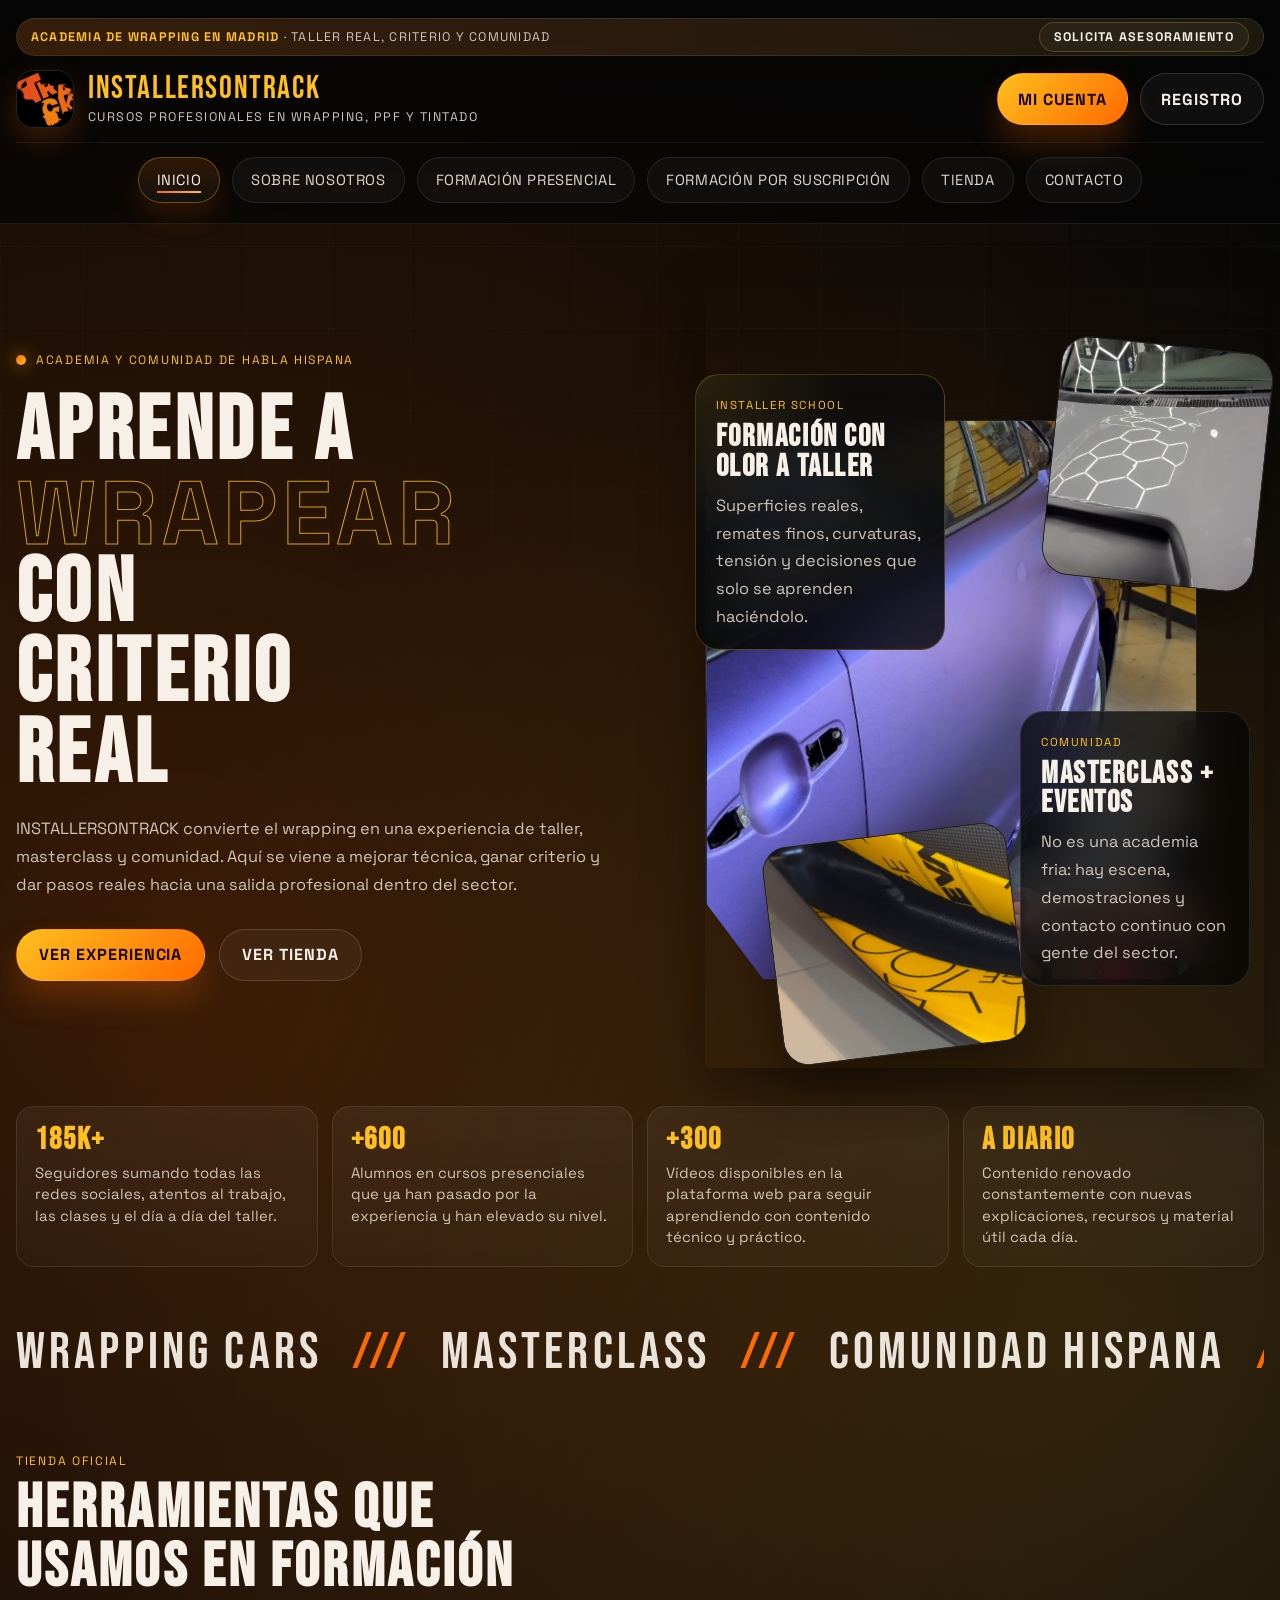
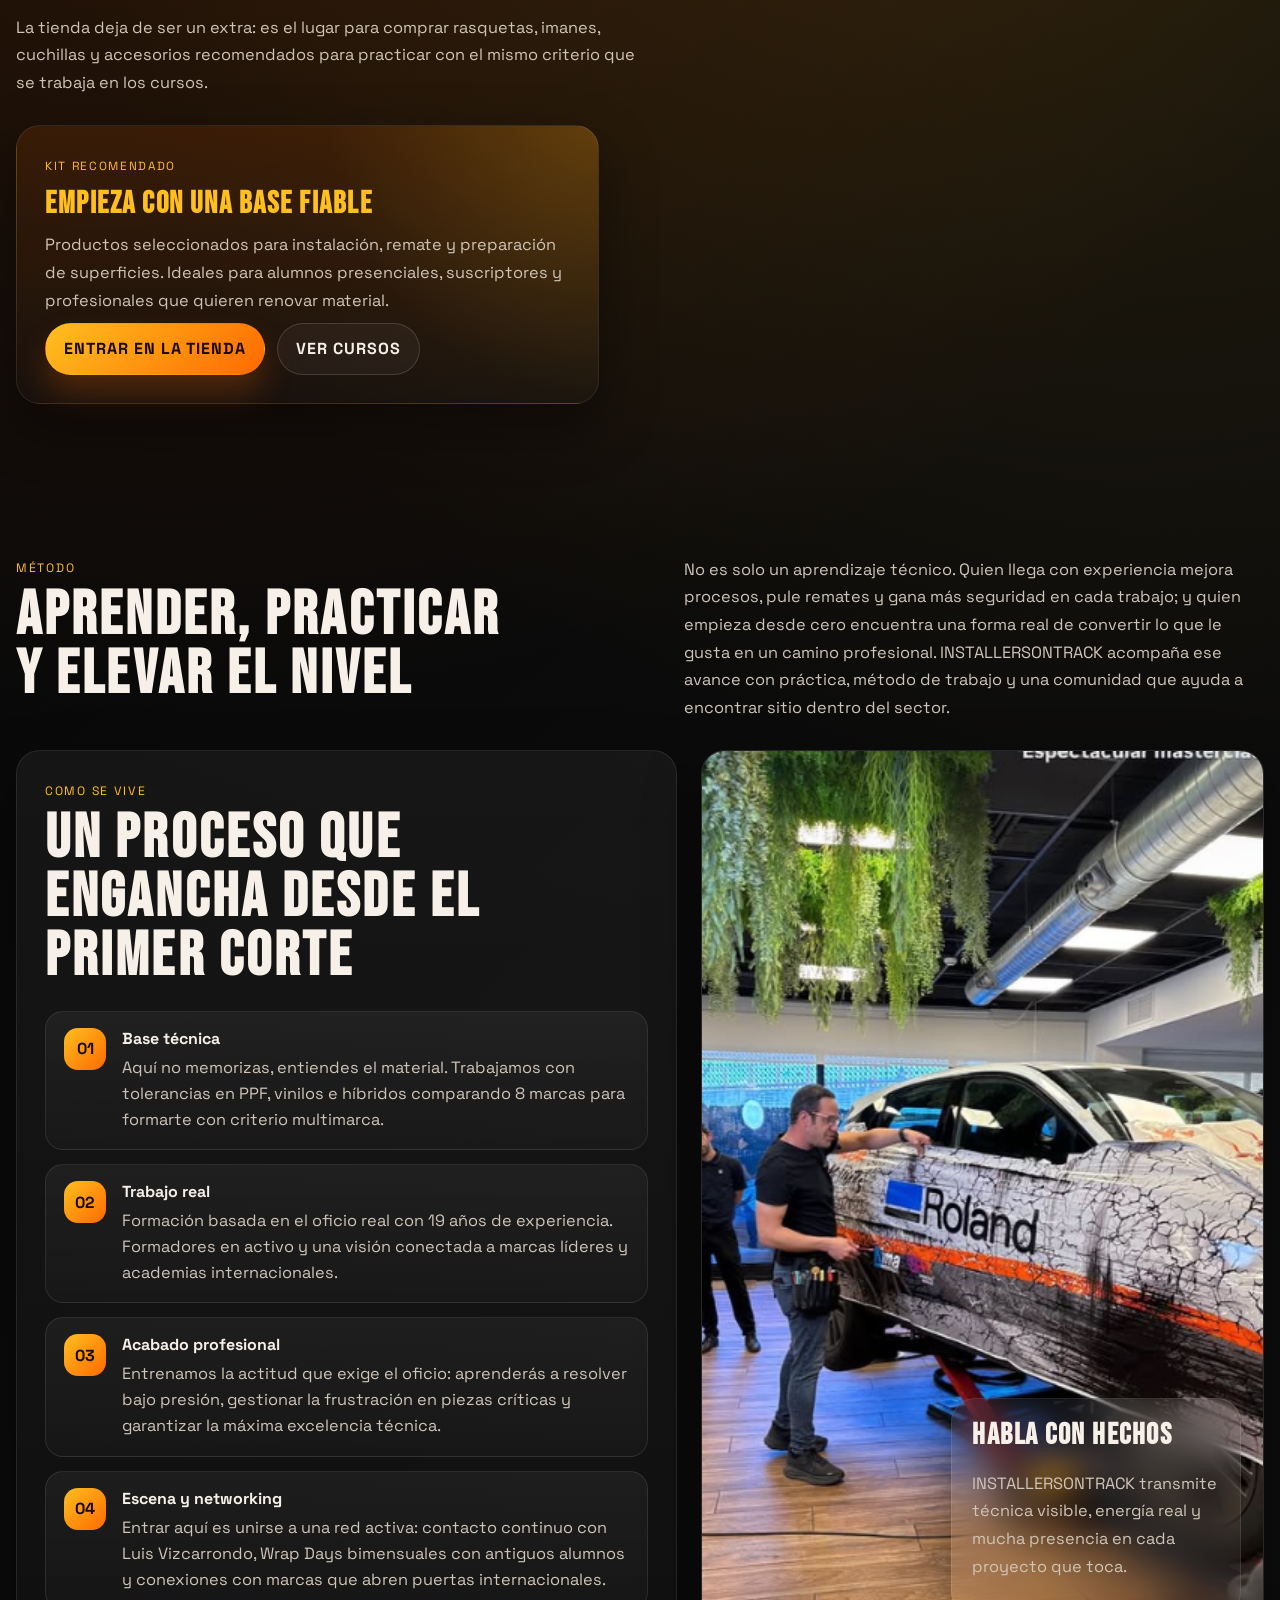
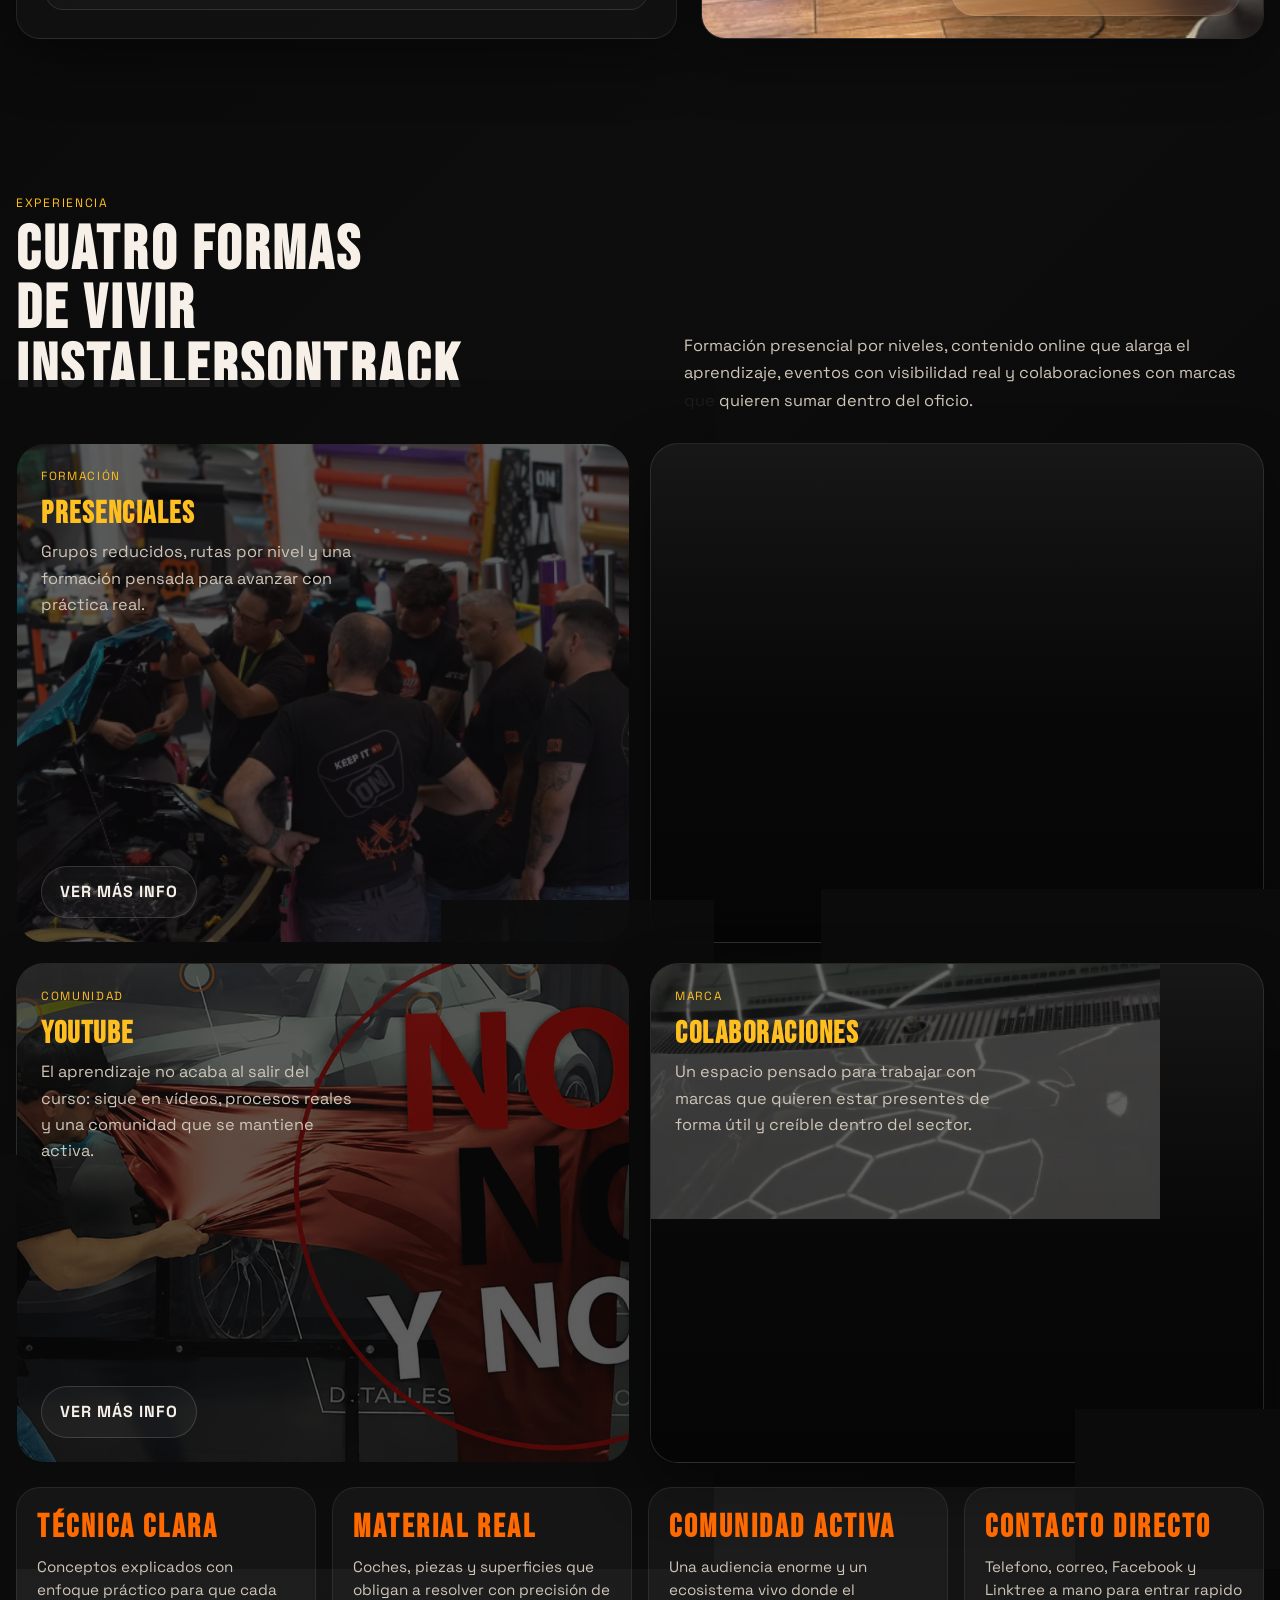
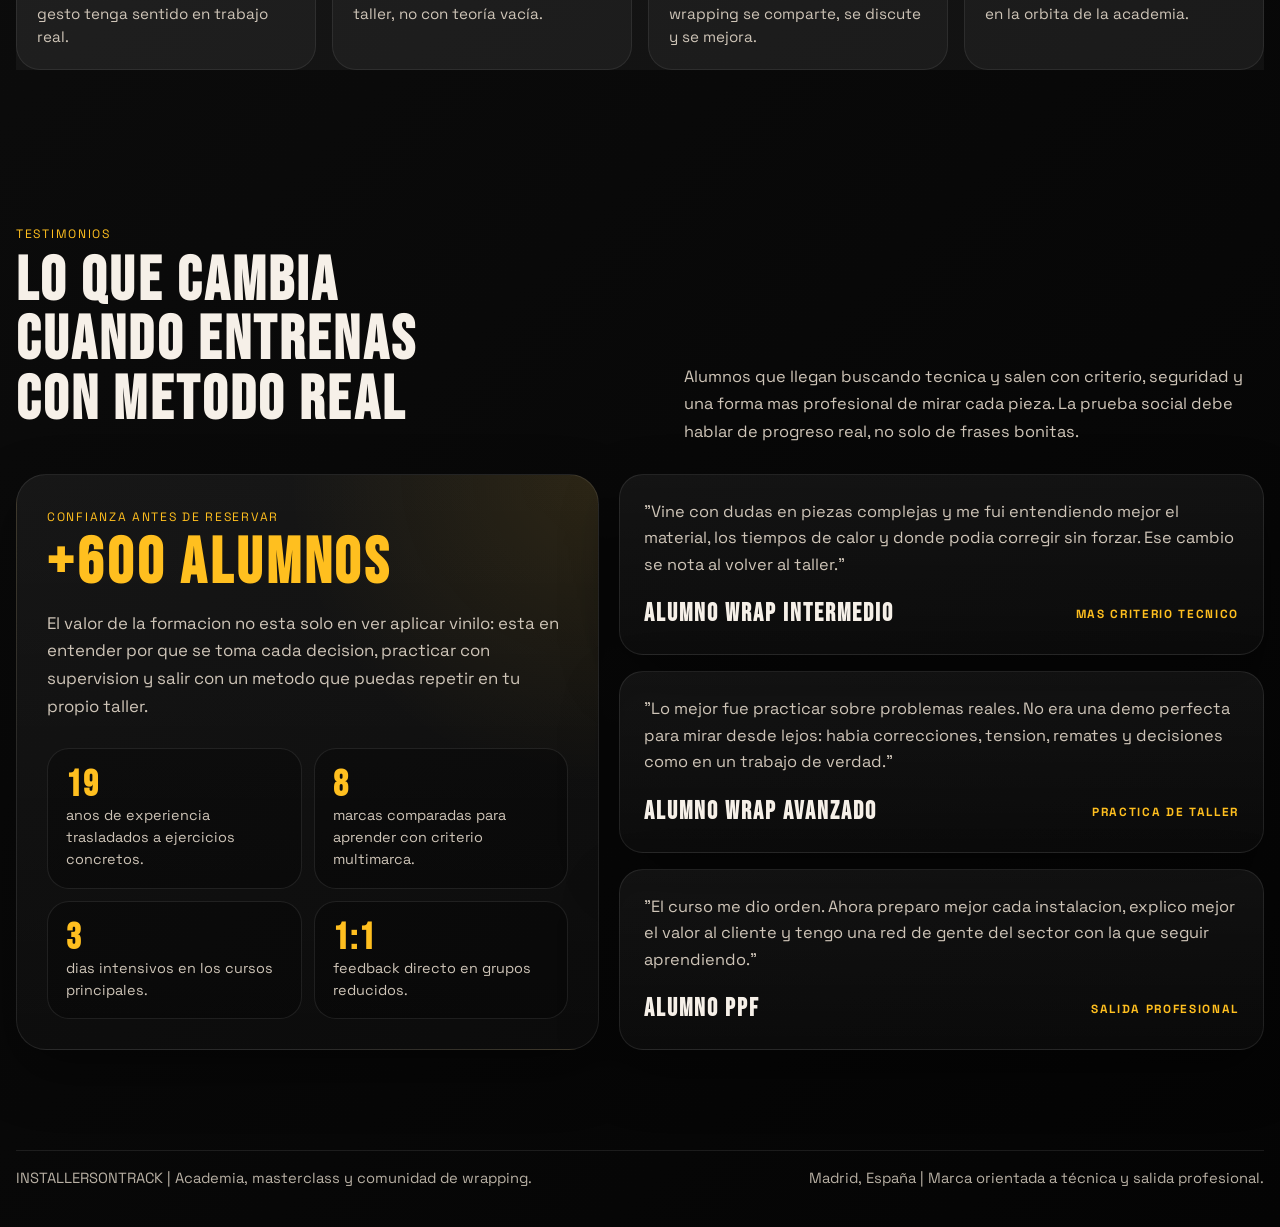
<file: index.html>
﻿<!DOCTYPE html>
<html lang="es">
<head>
  <meta charset="UTF-8">
  <meta name="viewport" content="width=device-width, initial-scale=1.0">
  <meta name="description" content="INSTALLERSONTRACK es una academia y comunidad de wrapping en Madrid para aprender, perfeccionar técnica y convertir una pasión en un camino profesional.">
  <meta name="theme-color" content="#050505">
  <meta property="og:title" content="INSTALLERSONTRACK | Academia de Wrapping">
  <meta property="og:description" content="INSTALLERSONTRACK es una academia y comunidad de wrapping en Madrid para aprender, perfeccionar técnica y convertir una pasión en un camino profesional.">
  <meta property="og:type" content="website">
  <meta property="og:image" content="logo.jpg">
  <meta name="twitter:card" content="summary_large_image">
  <meta name="twitter:title" content="INSTALLERSONTRACK | Academia de Wrapping">
  <meta name="twitter:description" content="INSTALLERSONTRACK es una academia y comunidad de wrapping en Madrid para aprender, perfeccionar técnica y convertir una pasión en un camino profesional.">
  <meta name="twitter:image" content="logo.jpg">
  <title>INSTALLERSONTRACK | Academia de Wrapping</title>
  <link rel="icon" href="logo.jpg" type="image/jpeg">
  <link rel="preconnect" href="https://fonts.googleapis.com">
  <link rel="preconnect" href="https://fonts.gstatic.com" crossorigin>
  <link href="https://fonts.googleapis.com/css2?family=Bebas+Neue&family=Space+Grotesk:wght@400;500;700&display=swap" rel="stylesheet">
  <style>
    :root {
      --bg: #050505;
      --bg-soft: #111111;
      --panel: rgba(17, 17, 17, 0.72);
      --line: rgba(255, 255, 255, 0.08);
      --text: #f6f0e8;
      --muted: #c2baae;
      --orange: #ff6a00;
      --yellow: #ffbf1f;
      --magenta: #ff2cb4;
      --lime: #d7ff37;
      --shadow: 0 22px 60px rgba(0, 0, 0, 0.45);
      --max: 1600px;
      --radius: 28px;
    }

    * {
      box-sizing: border-box;
    }

    html {
      scroll-behavior: smooth;
    }

    body {
      margin: 0;
      font-family: "Space Grotesk", sans-serif;
      color: var(--text);
      background:
        radial-gradient(circle at 15% 20%, rgba(255, 106, 0, 0.22), transparent 24%),
        radial-gradient(circle at 85% 18%, rgba(255, 44, 180, 0.16), transparent 20%),
        radial-gradient(circle at 50% 80%, rgba(255, 191, 31, 0.16), transparent 28%),
        linear-gradient(135deg, #030303, #0d0d0d 58%, #040404);
      min-height: 100vh;
      overflow-x: hidden;
    }

    body::before {
      content: "";
      position: fixed;
      inset: 0;
      background-image:
        linear-gradient(rgba(255, 255, 255, 0.03) 1px, transparent 1px),
        linear-gradient(90deg, rgba(255, 255, 255, 0.03) 1px, transparent 1px);
      background-size: 82px 82px;
      mask-image: linear-gradient(to bottom, rgba(0, 0, 0, 0.9), transparent 92%);
      pointer-events: none;
      z-index: -1;
    }

    img {
      display: block;
      max-width: 100%;
    }

    figure {
      margin: 0;
    }

    a {
      color: inherit;
      text-decoration: none;
    }

    .page-shell {
      width: min(calc(100% - 32px), var(--max));
      margin: 0 auto;
    }

    .site-header {
      position: sticky;
      top: 0;
      z-index: 20;
      backdrop-filter: blur(18px);
      background: linear-gradient(180deg, rgba(5, 5, 5, 0.92), rgba(5, 5, 5, 0.58));
      border-bottom: 1px solid rgba(255, 255, 255, 0.05);
    }

    .utility-inner {
      display: flex;
      justify-content: flex-start;
      flex-wrap: wrap;
      gap: 10px;
      padding: 0;
    }

    .utility-link {
      display: inline-flex;
      align-items: center;
      gap: 12px;
      min-height: 44px;
      padding: 0 16px;
      border-radius: 999px;
      border: 1px solid rgba(255, 255, 255, 0.08);
      background: rgba(255, 255, 255, 0.04);
      transition: transform 0.25s ease, border-color 0.25s ease, background 0.25s ease;
    }

    .utility-link:hover,
    .utility-link:focus-visible {
      transform: translateY(-2px);
      border-color: rgba(255, 255, 255, 0.16);
      background: rgba(255, 255, 255, 0.08);
    }

    .utility-label {
      color: var(--yellow);
      text-transform: uppercase;
      letter-spacing: 0.14em;
      font-size: 0.7rem;
    }

    .utility-value {
      color: var(--text);
      font-size: 0.92rem;
      white-space: nowrap;
    }

    .header-inner {
      display: flex;
      flex-direction: column;
      gap: 14px;
      padding: 18px 0 20px;
    }

    .header-ribbon {
      display: flex;
      align-items: center;
      justify-content: space-between;
      gap: 14px;
      min-height: 38px;
      padding: 0 14px;
      border: 1px solid rgba(255, 255, 255, 0.08);
      border-radius: 999px;
      background:
        linear-gradient(90deg, rgba(255, 106, 0, 0.14), rgba(255, 191, 31, 0.06)),
        rgba(255, 255, 255, 0.03);
      color: var(--muted);
      font-size: 0.78rem;
      text-transform: uppercase;
      letter-spacing: 0.1em;
    }

    .header-ribbon strong {
      color: var(--yellow);
    }

    .ribbon-link {
      color: var(--text);
      font-weight: 700;
      white-space: nowrap;
    }

    .header-top {
      display: flex;
      align-items: center;
      justify-content: space-between;
      gap: 24px;
      width: 100%;
    }

    .brand {
      display: flex;
      align-items: center;
      gap: 14px;
      min-width: 0;
    }

    .brand-logo {
      width: 58px;
      height: 58px;
      border-radius: 18px;
      object-fit: cover;
      border: 1px solid rgba(255, 255, 255, 0.12);
      box-shadow: 0 12px 30px rgba(255, 106, 0, 0.22);
    }

    .brand-copy {
      min-width: 0;
      display: flex;
      flex-direction: column;
      gap: 5px;
    }

    .brand-name {
      font-family: "Bebas Neue", sans-serif;
      letter-spacing: 0.08em;
      font-size: 2rem;
      line-height: 1;
      white-space: nowrap;
    }

    .brand-tag {
      color: var(--muted);
      font-size: 0.78rem;
      text-transform: uppercase;
      letter-spacing: 0.12em;
      line-height: 1.25;
    }

    .header-trust {
      display: flex;
      align-items: center;
      justify-content: center;
      gap: 8px;
      flex-wrap: wrap;
      min-width: 220px;
    }

    .trust-pill {
      display: inline-flex;
      align-items: center;
      min-height: 32px;
      padding: 0 12px;
      border: 1px solid rgba(255, 255, 255, 0.08);
      border-radius: 999px;
      background: rgba(255, 255, 255, 0.04);
      color: #eadfce;
      font-size: 0.72rem;
      font-weight: 700;
      text-transform: uppercase;
      letter-spacing: 0.08em;
      white-space: nowrap;
    }

    .header-nav-row {
      width: 100%;
      padding-top: 4px;
      border-top: 1px solid rgba(255, 255, 255, 0.06);
    }

    .nav {
      display: flex;
      align-items: center;
      justify-content: center;
      flex-wrap: wrap;
      gap: 12px;
      color: #ded6ca;
      font-size: 0.92rem;
      text-transform: uppercase;
      letter-spacing: 0.04em;
      padding-top: 10px;
    }

    .nav a {
      position: relative;
      display: inline-flex;
      align-items: center;
      justify-content: center;
      min-height: 46px;
      padding: 0 18px;
      border-radius: 999px;
      border: 1px solid rgba(255, 255, 255, 0.08);
      background: rgba(255, 255, 255, 0.03);
      transition: transform 0.25s ease, border-color 0.25s ease, background 0.25s ease, color 0.25s ease;
    }

    .nav a::after {
      content: "";
      position: absolute;
      left: 18px;
      right: 18px;
      bottom: 9px;
      height: 2px;
      transform: scaleX(0);
      transform-origin: right;
      background: linear-gradient(90deg, var(--orange), var(--yellow));
      transition: transform 0.28s ease;
    }

    .nav a:hover,
    .nav a:focus-visible {
      transform: translateY(-2px);
      border-color: rgba(255, 255, 255, 0.16);
      background: rgba(255, 255, 255, 0.07);
    }

    .nav a:hover::after,
    .nav a:focus-visible::after,
    .nav a.is-active::after {
      transform: scaleX(1);
      transform-origin: left;
    }

    .nav a.is-active {
      color: #fff6ea;
      border-color: rgba(255, 166, 0, 0.28);
      background: linear-gradient(180deg, rgba(255, 106, 0, 0.14), rgba(255, 255, 255, 0.04));
      box-shadow: 0 14px 26px rgba(255, 106, 0, 0.14);
    }

    .header-actions {
      display: flex;
      align-items: center;
      gap: 12px;
      flex: 0 0 auto;
    }

    .header-cta {
      display: inline-flex;
      align-items: center;
      justify-content: center;
      min-height: 48px;
      padding: 0 20px;
      border-radius: 14px;
      border: 1px solid transparent;
      background: linear-gradient(135deg, var(--orange), #ff8547);
      color: #130805;
      font-weight: 700;
      text-transform: uppercase;
      letter-spacing: 0.08em;
      box-shadow: 0 16px 28px rgba(255, 106, 0, 0.28);
      transition: transform 0.25s ease, box-shadow 0.25s ease, border-color 0.25s ease, background 0.25s ease;
    }

    .header-cta:hover,
    .header-cta:focus-visible,
    .header-ghost:hover,
    .header-ghost:focus-visible {
      transform: translateY(-2px);
    }

    .header-ghost {
      display: inline-flex;
      align-items: center;
      justify-content: center;
      min-height: 48px;
      padding: 0 20px;
      border-radius: 14px;
      border: 1px solid rgba(255, 255, 255, 0.2);
      background: rgba(255, 255, 255, 0.03);
      color: var(--text);
      font-weight: 700;
      text-transform: uppercase;
      letter-spacing: 0.08em;
      transition: transform 0.25s ease, border-color 0.25s ease, background 0.25s ease;
    }

    .header-cta.is-active,
    .header-ghost.is-active {
      border-color: rgba(255, 166, 0, 0.38);
      box-shadow: 0 14px 26px rgba(255, 106, 0, 0.18);
    }

    .hero {
      padding: 64px 0 42px;
    }

    .hero-grid {
      display: grid;
      grid-template-columns: minmax(0, 1.08fr) minmax(0, 0.92fr);
      gap: 32px;
      align-items: center;
    }

    .eyebrow {
      display: inline-flex;
      align-items: center;
      gap: 10px;
      padding: 10px 16px;
      border: 1px solid rgba(255, 255, 255, 0.08);
      border-radius: 999px;
      background: rgba(255, 255, 255, 0.03);
      color: var(--muted);
      text-transform: uppercase;
      letter-spacing: 0.16em;
      font-size: 0.76rem;
    }

    .eyebrow::before {
      content: "";
      width: 10px;
      height: 10px;
      border-radius: 50%;
      background: linear-gradient(135deg, var(--orange), var(--yellow));
      box-shadow: 0 0 18px rgba(255, 191, 31, 0.8);
    }

.hero-copy h1 {
  margin: 22px 0 18px;
  font-family: "Bebas Neue", sans-serif;
  font-size: clamp(3.6rem, 9vw, 6.4rem);
  line-height: 0.88;
  letter-spacing: 0.05em;
  text-transform: uppercase;
  max-width: 10ch;
}

.hero-copy h1 .outline {
  display: block;
  color: transparent;
  -webkit-text-stroke: 1px rgba(246, 240, 232, 0.72);
}

    .hero-copy p {
      margin: 0;
      max-width: 61ch;
      color: #dfd7cb;
      font-size: 1.08rem;
      line-height: 1.7;
    }

    .cta-row {
      display: flex;
      flex-wrap: wrap;
      gap: 14px;
      margin: 30px 0 26px;
    }

    .cta-primary,
    .cta-secondary {
      display: inline-flex;
      align-items: center;
      justify-content: center;
      gap: 10px;
      min-height: 54px;
      padding: 0 22px;
      border-radius: 999px;
      font-weight: 700;
      transition: transform 0.25s ease, box-shadow 0.25s ease, background 0.25s ease;
    }

    .cta-primary {
      background: linear-gradient(135deg, var(--yellow), var(--orange));
      color: #170900;
      box-shadow: 0 18px 32px rgba(255, 136, 0, 0.28);
    }

    .cta-secondary {
      border: 1px solid rgba(255, 255, 255, 0.12);
      background: rgba(255, 255, 255, 0.04);
      color: var(--text);
    }

    .cta-primary:hover,
    .cta-primary:focus-visible,
    .cta-secondary:hover,
    .cta-secondary:focus-visible {
      transform: translateY(-2px);
    }

    .mini-points {
      display: grid;
      grid-column: 1 / -1;
      grid-template-columns: repeat(4, minmax(0, 1fr));
      gap: 14px;
      margin-top: 6px;
    }

    .mini-point {
      padding: 18px;
      border-radius: 22px;
      background: linear-gradient(180deg, rgba(255, 255, 255, 0.05), rgba(255, 255, 255, 0.02));
      border: 1px solid rgba(255, 255, 255, 0.08);
      box-shadow: var(--shadow);
    }

    .mini-point strong {
      display: block;
      font-family: "Bebas Neue", sans-serif;
      font-size: 2rem;
      letter-spacing: 0.06em;
      color: var(--yellow);
      margin-bottom: 6px;
    }

    .mini-point span {
      display: block;
      font-size: 0.93rem;
      color: var(--muted);
      line-height: 1.45;
    }

    .hero-visual {
      position: relative;
      height: 780px;
    }

    .hero-stack {
      position: relative;
      height: 100%;
      min-height: 100%;
    }

    .visual-card {
      position: absolute;
      overflow: hidden;
      border: 1px solid rgba(255, 255, 255, 0.08);
      box-shadow: var(--shadow);
      background: #0f0f0f;
    }

    .visual-card img {
      width: 100%;
      height: 100%;
      object-fit: cover;
    }

    .visual-main {
      inset: 132px 12% 88px 0;
      border-radius: 34px;
      clip-path: polygon(0 0, 88% 0, 100% 12%, 100% 100%, 12% 100%, 0 86%);
    }

    .visual-side {
      top: 56px;
      right: 0;
      width: 38%;
      height: 240px;
      border-radius: 28px;
      transform: rotate(6deg);
    }

    .visual-detail {
      left: 12%;
      bottom: 14px;
      width: 44%;
      height: 220px;
      border-radius: 26px;
      transform: rotate(-7deg);
    }

    .visual-badge,
    .visual-note {
      position: absolute;
      border-radius: 24px;
      padding: 18px 20px;
      backdrop-filter: blur(20px);
      background: rgba(5, 5, 5, 0.72);
      border: 1px solid rgba(255, 255, 255, 0.1);
    }

    .visual-badge {
      left: -10px;
      top: 86px;
      max-width: 250px;
    }

    .visual-note {
      right: 14px;
      bottom: 82px;
      max-width: 230px;
    }

    .card-kicker {
      display: block;
      color: var(--yellow);
      text-transform: uppercase;
      letter-spacing: 0.15em;
      font-size: 0.72rem;
      margin-bottom: 10px;
    }

    .visual-badge strong,
    .visual-note strong {
      display: block;
      font-family: "Bebas Neue", sans-serif;
      font-size: 1.95rem;
      letter-spacing: 0.05em;
      line-height: 0.96;
      margin-bottom: 10px;
    }

    .visual-badge p,
    .visual-note p {
      margin: 0;
      color: #ddd5ca;
      line-height: 1.5;
      font-size: 0.94rem;
    }

    .hero-ribbon {
      padding: 18px 0 26px;
      overflow: hidden;
    }

    .ticker {
      display: flex;
      gap: 24px;
      min-width: max-content;
      white-space: nowrap;
      animation: ticker 18s linear infinite;
      font-family: "Bebas Neue", sans-serif;
      font-size: clamp(1.8rem, 5vw, 3rem);
      letter-spacing: 0.08em;
      color: rgba(246, 240, 232, 0.92);
      text-transform: uppercase;
    }

    .ticker span {
      display: inline-flex;
      align-items: center;
      gap: 24px;
    }

    .ticker span::after {
      content: "///";
      color: var(--orange);
    }

    @keyframes ticker {
      from { transform: translateX(0); }
      to { transform: translateX(-50%); }
    }

    section {
      padding: 52px 0;
    }

    .section-top {
      display: flex;
      align-items: end;
      justify-content: space-between;
      gap: 20px;
      margin-bottom: 28px;
    }

    .section-label {
      color: var(--yellow);
      text-transform: uppercase;
      letter-spacing: 0.2em;
      font-size: 0.76rem;
      margin-bottom: 10px;
      display: block;
    }

.section-title {
  margin: 0;
  font-family: "Bebas Neue", sans-serif;
  font-size: clamp(2.5rem, 7vw, 4.4rem);
  line-height: 0.92;
  letter-spacing: 0.04em;
  text-transform: uppercase;
  max-width: 20ch;
}

    .section-intro {
      margin: 0;
      max-width: 58ch;
      color: #d6cec3;
      line-height: 1.7;
      font-size: 1.08rem;
    }

    .method-grid {
      display: grid;
      grid-template-columns: minmax(0, 1.08fr) minmax(0, 0.92fr);
      gap: 24px;
    }

    #metodo .section-top {
      align-items: flex-start;
    }

    .panel {
      border-radius: var(--radius);
      background: linear-gradient(180deg, rgba(255, 255, 255, 0.05), rgba(255, 255, 255, 0.02));
      border: 1px solid rgba(255, 255, 255, 0.08);
      box-shadow: var(--shadow);
      overflow: hidden;
    }

    .panel-copy {
      padding: 28px;
    }

    .method-list {
      display: grid;
      gap: 14px;
      margin-top: 24px;
    }

    .method-item {
      display: grid;
      grid-template-columns: auto 1fr;
      gap: 16px;
      padding: 16px 18px;
      border-radius: 20px;
      background: rgba(255, 255, 255, 0.03);
      border: 1px solid rgba(255, 255, 255, 0.06);
    }

    .method-number {
      width: 42px;
      height: 42px;
      display: grid;
      place-items: center;
      border-radius: 14px;
      background: linear-gradient(135deg, var(--orange), var(--yellow));
      color: #130805;
      font-weight: 700;
    }

    .method-item strong,
    .offer-card strong,
    .contact-block strong {
      display: block;
      margin-bottom: 6px;
      font-size: 1rem;
    }

    .method-item p,
    .offer-card p,
    .contact-block p {
      margin: 0;
      color: var(--muted);
      line-height: 1.6;
    }

    .method-figure {
      position: relative;
      min-height: 100%;
    }

    .method-figure img {
      width: 100%;
      height: 100%;
      object-fit: cover;
      min-height: 460px;
    }

    .method-quote {
      position: absolute;
      right: 22px;
      bottom: 22px;
      max-width: 290px;
      padding: 18px 20px;
      border-radius: 24px;
      background: rgba(7, 7, 7, 0.76);
      border: 1px solid rgba(255, 255, 255, 0.12);
      backdrop-filter: blur(16px);
    }

    .method-quote strong {
      display: block;
      font-family: "Bebas Neue", sans-serif;
      font-size: 1.9rem;
      letter-spacing: 0.05em;
      margin-bottom: 8px;
    }

    .offer-grid {
      display: grid;
      grid-template-columns: repeat(2, minmax(0, 1fr));
      gap: 20px;
    }

    .offer-card {
      position: relative;
      min-height: 500px;
      perspective: 1400px;
    }

    .offer-card-inner {
      position: relative;
      min-height: 500px;
      transform-style: preserve-3d;
      transition: transform 0.75s ease;
    }

    .offer-card.is-flipped .offer-card-inner {
      transform: rotateY(180deg);
    }

    .offer-face {
      position: absolute;
      inset: 0;
      overflow: hidden;
      border-radius: 28px;
      border: 1px solid rgba(255, 255, 255, 0.08);
      box-shadow: var(--shadow);
      backface-visibility: hidden;
      -webkit-backface-visibility: hidden;
    }

    .offer-front,
    .offer-back {
      display: flex;
      flex-direction: column;
      padding: 24px;
    }

    .offer-front {
      justify-content: end;
      pointer-events: auto;
      background:
        linear-gradient(180deg, rgba(255, 255, 255, 0.06), rgba(255, 255, 255, 0.02)),
        rgba(12, 12, 12, 0.92);
    }

    .offer-front img {
      position: absolute;
      inset: 0;
      width: 100%;
      height: 100%;
      object-fit: cover;
      opacity: 0.34;
      transform: scale(1.04);
    }

    .offer-front::after {
      content: "";
      position: absolute;
      inset: 0;
      background: linear-gradient(180deg, rgba(5, 5, 5, 0.08), rgba(5, 5, 5, 0.84) 55%, rgba(5, 5, 5, 0.98));
    }

    .offer-front > *,
    .offer-back > * {
      position: relative;
      z-index: 1;
    }

    .offer-back {
      background:
        radial-gradient(circle at top right, rgba(255, 106, 0, 0.24), transparent 40%),
        linear-gradient(180deg, rgba(29, 16, 11, 0.96), rgba(10, 10, 10, 0.98));
      transform: rotateY(180deg);
      justify-content: start;
      pointer-events: none;
      overflow-y: auto;
      overscroll-behavior: contain;
      scrollbar-gutter: stable;
    }

    .offer-back-collab {
      padding: 20px;
    }

    .offer-back-collab .offer-tag {
      margin-bottom: 12px;
    }

    .offer-back-collab h3 {
      font-size: 2.2rem;
      margin-bottom: 8px;
    }

    .offer-back-collab p {
      font-size: 0.9rem;
      line-height: 1.45;
    }

    .offer-back-collab .offer-logo-showcase {
      margin-top: 14px;
      padding: 13px;
    }

    .offer-back-collab .offer-logo-grid {
      gap: 10px;
      margin-top: 12px;
    }

    .offer-back-collab .offer-logo-slot {
      min-height: 54px;
      padding: 9px;
      font-size: 0.7rem;
    }

    .offer-back-collab .offer-actions {
      margin-top: 12px;
    }

    .offer-card.is-flipped .offer-front {
      pointer-events: none;
    }

    .offer-card.is-flipped .offer-back {
      pointer-events: auto;
    }

    .offer-tag {
      display: inline-flex;
      width: fit-content;
      padding: 8px 12px;
      border-radius: 999px;
      background: rgba(255, 255, 255, 0.08);
      border: 1px solid rgba(255, 255, 255, 0.08);
      color: var(--yellow);
      text-transform: uppercase;
      letter-spacing: 0.15em;
      font-size: 0.74rem;
      margin-bottom: 16px;
    }

    .offer-card h3 {
      margin: 0 0 10px;
      font-family: "Bebas Neue", sans-serif;
      font-size: 2.6rem;
      line-height: 0.95;
      letter-spacing: 0.05em;
      text-transform: uppercase;
    }

    .offer-front p {
      max-width: 32ch;
      color: #e8dfd3;
      margin-bottom: 18px;
    }

    .offer-back p {
      color: #f0e6d8;
      font-size: 0.95rem;
      line-height: 1.55;
    }

    .offer-detail-list {
      display: grid;
      gap: 12px;
      margin: 18px 0 20px;
    }

    .offer-detail-item {
      padding: 12px 14px;
      border-radius: 18px;
      background: rgba(255, 255, 255, 0.05);
      border: 1px solid rgba(255, 255, 255, 0.08);
    }

    .offer-detail-item span {
      display: block;
      color: #ddd1c2;
      font-size: 0.92rem;
      line-height: 1.45;
    }

    .offer-logo-showcase {
      padding: 16px 18px;
      border-radius: 22px;
      background: linear-gradient(160deg, rgba(255, 191, 31, 0.08), rgba(255, 255, 255, 0.04));
      border: 1px solid rgba(255, 255, 255, 0.1);
    }

    .offer-logo-showcase > span {
      display: block;
      margin-top: 6px;
      color: #ddd1c2;
      font-size: 0.92rem;
      line-height: 1.45;
    }

    .offer-logo-grid {
      display: grid;
      grid-template-columns: repeat(2, minmax(0, 1fr));
      gap: 12px;
      margin-top: 16px;
    }

    .offer-logo-slot {
      min-height: 72px;
      display: grid;
      place-items: center;
      padding: 14px;
      border-radius: 18px;
      border: 1px dashed rgba(255, 255, 255, 0.18);
      background: rgba(255, 255, 255, 0.03);
      color: #f6ecdf;
      text-align: center;
      font-size: 0.78rem;
      font-weight: 700;
      letter-spacing: 0.08em;
      text-transform: uppercase;
    }

    .offer-logo-slot img {
      max-width: 100%;
      max-height: 36px;
      object-fit: contain;
      filter: brightness(0) invert(1);
      opacity: 0.92;
    }

    .offer-actions {
      display: flex;
      flex-wrap: wrap;
      gap: 12px;
      margin-top: auto;
      padding-top: 8px;
    }

    .offer-button,
    .offer-link {
      display: inline-flex;
      align-items: center;
      justify-content: center;
      min-height: 46px;
      padding: 0 18px;
      border-radius: 999px;
      border: 1px solid rgba(255, 255, 255, 0.12);
      background: rgba(255, 255, 255, 0.08);
      color: var(--text);
      font: inherit;
      font-weight: 700;
      cursor: pointer;
      transition: transform 0.25s ease, background 0.25s ease, border-color 0.25s ease;
    }

    .offer-button:hover,
    .offer-button:focus-visible,
    .offer-link:hover,
    .offer-link:focus-visible {
      transform: translateY(-2px);
      background: rgba(255, 255, 255, 0.12);
      border-color: rgba(255, 255, 255, 0.2);
    }

    .offer-link {
      text-decoration: none;
    }

    .offer-button-primary {
      background: linear-gradient(135deg, var(--yellow), var(--orange));
      border-color: transparent;
      color: #170900;
      box-shadow: 0 14px 28px rgba(255, 136, 0, 0.22);
    }

    .proof-band {
      display: grid;
      grid-template-columns: repeat(4, minmax(0, 1fr));
      gap: 16px;
      margin-top: 24px;
    }

    .proof-item {
      padding: 20px;
      border-radius: 24px;
      background: rgba(255, 255, 255, 0.04);
      border: 1px solid rgba(255, 255, 255, 0.08);
    }

    .proof-item strong {
      display: block;
      font-family: "Bebas Neue", sans-serif;
      letter-spacing: 0.08em;
      font-size: 2rem;
      margin-bottom: 8px;
      color: var(--orange);
    }

    .proof-item span {
      color: var(--muted);
      line-height: 1.55;
      font-size: 0.95rem;
    }

    .testimonial-grid {
      display: grid;
      grid-template-columns: 0.95fr 1.05fr;
      gap: 20px;
      align-items: stretch;
    }

    .testimonial-highlight {
      display: flex;
      flex-direction: column;
      justify-content: space-between;
      gap: 28px;
      padding: 30px;
      border-radius: 30px;
      background:
        linear-gradient(145deg, rgba(255, 106, 0, 0.22), rgba(255, 44, 180, 0.12)),
        rgba(255, 255, 255, 0.04);
      border: 1px solid rgba(255, 255, 255, 0.1);
      box-shadow: var(--shadow);
      min-height: 100%;
    }

    .testimonial-highlight strong {
      display: block;
      font-family: "Bebas Neue", sans-serif;
      letter-spacing: 0.06em;
      font-size: clamp(2.4rem, 5vw, 5rem);
      line-height: 0.92;
      color: var(--yellow);
      margin-bottom: 16px;
    }

    .store-home {
      padding-top: 44px;
    }

    .store-home .section-top {
      display: block;
      max-width: 650px;
    }

    .store-home .section-intro {
      margin-top: 16px;
      max-width: 62ch;
    }

    .store-home-grid {
      display: grid;
      grid-template-columns: minmax(0, 0.95fr) minmax(0, 1.05fr);
      gap: 20px;
      align-items: stretch;
    }

    .store-home-main,
    .store-product-card {
      border-radius: 24px;
      border: 1px solid rgba(255, 255, 255, 0.08);
      background: linear-gradient(180deg, rgba(255, 255, 255, 0.05), rgba(255, 255, 255, 0.02));
      box-shadow: var(--shadow);
    }

    .store-home-main {
      padding: 28px;
      background:
        radial-gradient(circle at top right, rgba(255, 191, 31, 0.18), transparent 42%),
        linear-gradient(180deg, rgba(255, 106, 0, 0.12), rgba(255, 255, 255, 0.02));
    }

    .store-home-main h3 {
      margin: 0 0 12px;
      font-family: "Bebas Neue", sans-serif;
      font-size: clamp(2.2rem, 5vw, 3.6rem);
      line-height: 0.92;
      letter-spacing: 0.05em;
      text-transform: uppercase;
    }

    .store-home-main p {
      margin: 0;
      color: #dfd7cb;
      line-height: 1.7;
    }

    .store-product-strip {
      display: grid;
      grid-template-columns: repeat(3, minmax(0, 1fr));
      gap: 14px;
    }

    .store-product-card {
      display: flex;
      min-height: 190px;
      padding: 20px;
      flex-direction: column;
      justify-content: end;
      transition: transform 0.25s ease, border-color 0.25s ease;
    }

    .store-product-card:hover,
    .store-product-card:focus-visible {
      transform: translateY(-3px);
      border-color: rgba(255, 191, 31, 0.32);
    }

    .store-product-card strong {
      display: block;
      margin-bottom: 8px;
      color: var(--yellow);
      text-transform: uppercase;
      letter-spacing: 0.06em;
    }

    .store-product-card span {
      color: var(--muted);
      line-height: 1.5;
      font-size: 0.94rem;
    }

    .testimonial-highlight p {
      margin: 0;
      color: #efe5d8;
      line-height: 1.65;
      font-size: 1.05rem;
    }

    .testimonial-metrics {
      display: grid;
      grid-template-columns: repeat(2, minmax(0, 1fr));
      gap: 12px;
    }

    .testimonial-metric {
      padding: 18px;
      border-radius: 22px;
      background: rgba(5, 5, 5, 0.42);
      border: 1px solid rgba(255, 255, 255, 0.08);
    }

    .testimonial-metric b {
      display: block;
      font-family: "Bebas Neue", sans-serif;
      letter-spacing: 0.06em;
      font-size: 2.3rem;
      line-height: 1;
      color: var(--orange);
    }

    .testimonial-metric span {
      color: var(--muted);
      font-size: 0.9rem;
      line-height: 1.45;
    }

    .testimonial-list {
      display: grid;
      gap: 16px;
    }

    .testimonial-card {
      display: grid;
      gap: 18px;
      padding: 24px;
      border-radius: 26px;
      background: rgba(255, 255, 255, 0.045);
      border: 1px solid rgba(255, 255, 255, 0.08);
      box-shadow: 0 18px 38px rgba(0, 0, 0, 0.22);
    }

    .testimonial-card p {
      margin: 0;
      color: #efe5d8;
      line-height: 1.62;
      font-size: 1.02rem;
    }

    .testimonial-author {
      display: flex;
      align-items: center;
      justify-content: space-between;
      gap: 14px;
      flex-wrap: wrap;
      color: var(--muted);
      font-size: 0.9rem;
    }

    .testimonial-author strong {
      font-family: "Bebas Neue", sans-serif;
      letter-spacing: 0.08em;
      font-size: 1.55rem;
      color: var(--text);
    }

    .testimonial-tag {
      display: inline-flex;
      align-items: center;
      min-height: 32px;
      padding: 0 12px;
      border-radius: 999px;
      background: rgba(255, 191, 31, 0.1);
      border: 1px solid rgba(255, 191, 31, 0.2);
      color: var(--yellow);
      font-size: 0.74rem;
      font-weight: 700;
      text-transform: uppercase;
      letter-spacing: 0.08em;
    }

    .contact-wrap {
      position: relative;
      overflow: hidden;
      padding: 34px;
      border-radius: 34px;
      background:
        linear-gradient(130deg, rgba(255, 111, 0, 0.2), rgba(255, 191, 31, 0.08) 35%, rgba(255, 44, 180, 0.18)),
        rgba(10, 10, 10, 0.96);
      border: 1px solid rgba(255, 255, 255, 0.09);
      box-shadow: var(--shadow);
    }

    .contact-wrap::before {
      content: "";
      position: absolute;
      inset: 0;
      background:
        linear-gradient(120deg, transparent 0 48%, rgba(255, 255, 255, 0.1) 50%, transparent 52%),
        radial-gradient(circle at 8% 12%, rgba(255, 255, 255, 0.1), transparent 18%);
      opacity: 0.5;
      pointer-events: none;
    }

    .contact-grid {
      position: relative;
      z-index: 1;
      display: grid;
      grid-template-columns: 1.15fr 0.85fr;
      gap: 24px;
      align-items: center;
    }

    .contact-wrap h2 {
      margin: 12px 0 14px;
      font-family: "Bebas Neue", sans-serif;
      font-size: clamp(3rem, 9vw, 5rem);
      line-height: 0.9;
      letter-spacing: 0.05em;
      text-transform: uppercase;
      max-width: 8ch;
    }

    .contact-wrap p {
      margin: 0;
      max-width: 56ch;
      color: #f4e9df;
      line-height: 1.7;
    }

    .contact-actions {
      display: flex;
      flex-wrap: wrap;
      gap: 12px;
      margin-top: 26px;
    }

    .contact-links {
      margin-top: 24px;
    }

    .contact-panel {
      display: grid;
      gap: 14px;
    }

    .contact-block {
      padding: 18px 20px;
      border-radius: 22px;
      background: rgba(0, 0, 0, 0.34);
      border: 1px solid rgba(255, 255, 255, 0.09);
      backdrop-filter: blur(18px);
    }

    .site-footer {
      padding: 24px 0 40px;
      color: #b8b0a4;
      font-size: 0.92rem;
    }

    .footer-line {
      display: flex;
      justify-content: space-between;
      gap: 18px;
      border-top: 1px solid rgba(255, 255, 255, 0.08);
      padding-top: 18px;
    }

    [data-reveal] {
      opacity: 0;
      transform: translateY(34px);
      transition: opacity 0.7s ease, transform 0.7s ease;
    }

    [data-reveal].is-visible {
      opacity: 1;
      transform: translateY(0);
    }

    @media (max-width: 1120px) {
      .hero-grid,
      .method-grid,
      .contact-grid,
      .testimonial-grid,
      .store-home-grid {
        grid-template-columns: 1fr;
      }

      .mini-points {
        grid-template-columns: repeat(2, minmax(0, 1fr));
      }

      .hero-visual {
        height: 700px;
      }

      .visual-main {
        inset: 118px 10% 84px 0;
      }

      .visual-side {
        top: 46px;
      }

      .visual-badge {
        top: 72px;
      }

      .offer-grid,
      .proof-band,
      .testimonial-metrics {
        grid-template-columns: repeat(2, minmax(0, 1fr));
      }
    }

    @media (max-width: 820px) {
      .header-top {
        flex-wrap: wrap;
        align-items: flex-start;
      }

      .nav {
        justify-content: flex-start;
      }

      .brand-copy {
        gap: 4px;
      }

      .header-trust {
        order: 3;
        width: 100%;
        justify-content: flex-start;
      }

      .header-actions {
        margin-left: auto;
      }

      .mini-points,
      .offer-grid,
      .proof-band,
      .testimonial-metrics,
      .store-product-strip {
        grid-template-columns: 1fr;
      }

      .section-top,
      .footer-line {
        flex-direction: column;
        align-items: start;
      }

      .hero-copy h1 {
        max-width: none;
      }

      .hero-visual {
        height: 620px;
      }

      .visual-main {
        inset: 104px 9% 78px 0;
      }

      .visual-side {
        top: 40px;
        width: 42%;
        height: 210px;
      }

      .visual-badge {
        top: 68px;
      }

      .visual-note {
        bottom: 72px;
      }
    }

    @media (max-width: 640px) {
      .page-shell {
        width: min(calc(100% - 22px), var(--max));
      }

      .site-header {
        position: static;
      }

      .header-inner {
        gap: 10px;
        padding: 12px 0 14px;
      }

      .header-ribbon {
        align-items: flex-start;
        flex-direction: column;
        gap: 4px;
        min-height: 0;
        padding: 10px 12px;
        border-radius: 14px;
        font-size: 0.66rem;
        line-height: 1.35;
      }

      .header-top {
        gap: 12px;
      }

      .hero {
        padding-top: 32px;
      }

      .brand-logo {
        width: 48px;
        height: 48px;
        border-radius: 14px;
      }

      .brand-name {
        font-size: 1.42rem;
      }

      .brand-tag {
        font-size: 0.68rem;
        letter-spacing: 0.1em;
      }

      .header-trust {
        display: grid;
        grid-template-columns: repeat(3, minmax(0, 1fr));
        gap: 6px;
      }

      .trust-pill {
        justify-content: center;
        min-height: 34px;
        padding: 0 6px;
        font-size: 0.62rem;
        text-align: center;
        white-space: normal;
      }

      .hero-grid {
        gap: 20px;
      }

      .hero-copy h1 {
        font-size: clamp(3rem, 15vw, 3.6rem);
        line-height: 0.88;
      }

      .hero-copy p {
        max-width: none;
      }

      .cta-row {
        margin: 24px 0 0;
      }

      .utility-link {
        width: 100%;
        justify-content: space-between;
      }

      .header-actions {
        width: 100%;
        flex-direction: column;
        gap: 8px;
        margin-left: 0;
      }

      .header-cta {
        width: 100%;
        min-height: 42px;
        border-radius: 12px;
        font-size: 0.86rem;
        justify-content: center;
      }

      .header-ghost {
        width: 100%;
        min-height: 42px;
        border-radius: 12px;
        font-size: 0.86rem;
        justify-content: center;
      }

      .nav {
        display: grid;
        grid-template-columns: repeat(2, minmax(0, 1fr));
        gap: 8px;
        font-size: 0.76rem;
        overflow: visible;
        padding-top: 8px;
        padding-bottom: 0;
        flex-wrap: initial;
      }

      .nav a {
        min-height: 50px;
        padding: 0 10px;
        white-space: normal;
        text-align: center;
        line-height: 1.2;
      }

      .cta-primary,
      .cta-secondary {
        width: 100%;
      }

      .hero-visual {
        height: auto;
        margin-top: 18px;
      }

      .hero-stack {
        min-height: auto;
        display: grid;
        gap: 14px;
      }

      .visual-card,
      .visual-badge,
      .visual-note {
        position: relative;
        inset: auto;
        left: auto;
        right: auto;
        top: auto;
        bottom: auto;
        transform: none;
      }

      .visual-card {
        width: 100%;
      }

      .visual-main {
        height: 240px;
        border-radius: 26px;
        clip-path: none;
      }

      .visual-side,
      .visual-detail,
      .visual-note {
        display: none;
      }

      .visual-badge {
        max-width: none;
        padding: 14px 16px;
      }

      .contact-wrap {
        padding: 26px 22px;
      }

      .panel-copy {
        padding: 22px;
      }

      .offer-card,
      .offer-card-inner {
        min-height: auto;
      }

      .offer-card-inner {
        transform-style: flat;
        transition: none;
      }

      .offer-card.is-flipped .offer-card-inner {
        transform: none;
      }

      .offer-face {
        position: relative;
        inset: auto;
        min-height: auto;
        backface-visibility: visible;
        -webkit-backface-visibility: visible;
      }

      .offer-front {
        min-height: 360px;
      }

      .offer-back {
        display: none;
        transform: none;
        overflow: visible;
      }

      .offer-card.is-flipped .offer-front {
        display: none;
      }

      .offer-card.is-flipped .offer-back {
        display: flex;
      }
    }

    @media (prefers-reduced-motion: reduce) {
      html {
        scroll-behavior: auto;
      }

      .ticker {
        animation: none;
      }

      [data-reveal] {
        opacity: 1;
        transform: none;
        transition: none;
      }
    }
  </style>
  <link rel="stylesheet" href="design-system.css">

  <script type="application/ld+json">
  {
    "@context": "https://schema.org",
    "@type": ["Organization", "LocalBusiness"],
    "@id": "https://installersontrack.com/#organization",
    "name": "INSTALLERSONTRACK",
    "url": "https://installersontrack.com/",
    "logo": "logo.jpg",
    "description": "Academia y comunidad de wrapping, PPF y tintado en Madrid con formación presencial, suscripción online, tienda y soporte para alumnos.",
    "areaServed": "ES",
    "sameAs": ["https://www.instagram.com/trackcreativo"]
  }
  </script>
</head>
<body>
<header class="site-header">
  <div class="page-shell header-inner">
    <div class="header-ribbon">
      <span><strong>Academia de wrapping en Madrid</strong> · Taller real, criterio y comunidad</span>
      <a class="ribbon-link" href="contacto.html">Solicita asesoramiento</a>
    </div>

    <div class="header-top">
      <a class="brand" href="index.html" aria-label="Ir al inicio">
        <img decoding="async" class="brand-logo" src="logo.jpg" alt="Logo de INSTALLERSONTRACK">
        <div class="brand-copy">
          <div class="brand-name">INSTALLERSONTRACK</div>
          <div class="brand-tag">Cursos profesionales en wrapping, PPF y tintado</div>
        </div>
      </a>

      <div class="header-actions">
        <a class="header-cta" href="mi-cuenta.html">Mi cuenta</a>
        <a class="header-ghost" href="registro.html">Registro</a>
      </div>
    </div>

    <div class="header-nav-row">
      <nav class="nav" aria-label="Principal">
        <a class="is-active" href="index.html" aria-current="page">Inicio</a>
        <a href="sobre-nosotros.html">Sobre nosotros</a>
        <a href="formacion-presencial.html">Formación presencial</a>
        <a href="formacion-suscripcion.html">Formación por suscripción</a>
        <a href="tienda.html">Tienda</a>
        <a href="contacto.html">Contacto</a>
      </nav>
    </div>
  </div>
</header>

  <main id="inicio">
    <section class="hero">
      <div class="page-shell hero-grid">
        <div class="hero-copy" data-reveal>
          <span class="eyebrow">Academia y comunidad de habla hispana</span>
          <h1>
            Aprende a
            <span class="outline">wrapear</span>
            con criterio real
          </h1>
          <p>
            INSTALLERSONTRACK convierte el wrapping en una experiencia de taller, masterclass y
            comunidad. Aquí se viene a mejorar técnica, ganar criterio y dar pasos reales hacia una salida profesional
            dentro del sector.
          </p>

          <div class="cta-row">
            <a class="cta-primary" href="#programas">Ver experiencia</a>
            <a class="cta-secondary" href="tienda.html">Ver tienda</a>
          </div>

        </div>

        <div class="hero-visual" data-reveal>
          <div class="hero-stack">
            <figure class="visual-card visual-main">
              <img loading="eager" fetchpriority="high" decoding="async" src="Captura de pantalla 2026-05-08 133438.png" alt="Aplicación de vinilo morado en la puerta de un coche">
            </figure>

            <figure class="visual-card visual-side">
              <img loading="lazy" decoding="async" src="Captura de pantalla 2026-05-08 142039.png" alt="Capo gris con reflejos geometricos de luces de taller">
            </figure>

            <figure class="visual-card visual-detail">
              <img loading="lazy" decoding="async" src="Captura de pantalla 2026-05-08 142441.png" alt="Detalle de vinilo amarillo en una llanta">
            </figure>

            <div class="visual-badge">
              <span class="card-kicker">Installer School</span>
              <strong>Formación con olor a taller</strong>
              <p>Superficies reales, remates finos, curvaturas, tensión y decisiones que solo se aprenden haciéndolo.</p>
            </div>

            <div class="visual-note">
              <span class="card-kicker">Comunidad</span>
              <strong>Masterclass + eventos</strong>
              <p>No es una academia fria: hay escena, demostraciones y contacto continuo con gente del sector.</p>
            </div>
          </div>
        </div>

        <div class="mini-points">
          <div class="mini-point">
            <strong>185K+</strong>
            <span>Seguidores sumando todas las redes sociales, atentos al trabajo, las clases y el día a día del taller.</span>
          </div>
          <div class="mini-point">
            <strong>+600</strong>
            <span>Alumnos en cursos presenciales que ya han pasado por la experiencia y han elevado su nivel.</span>
          </div>
          <div class="mini-point">
            <strong>+300</strong>
            <span>Vídeos disponibles en la plataforma web para seguir aprendiendo con contenido técnico y práctico.</span>
          </div>
          <div class="mini-point">
            <strong>A diario</strong>
            <span>Contenido renovado constantemente con nuevas explicaciones, recursos y material útil cada día.</span>
          </div>
        </div>
      </div>
    </section>

    <div class="hero-ribbon" aria-hidden="true">
      <div class="ticker">
        <span>Wrapping cars</span>
        <span>Masterclass</span>
        <span>Comunidad hispana</span>
        <span>Acabado premium</span>
        <span>Eventos en vivo</span>
        <span>Wrapping cars</span>
        <span>Masterclass</span>
        <span>Comunidad hispana</span>
        <span>Acabado premium</span>
        <span>Eventos en vivo</span>
      </div>
    </div>

    <section id="tienda-destacada" class="store-home">
      <div class="page-shell">
        <div class="section-top" data-reveal>
          <div>
            <span class="section-label">Tienda oficial</span>
            <h2 class="section-title">Herramientas que usamos en formación</h2>
          </div>
          <p class="section-intro">
            La tienda deja de ser un extra: es el lugar para comprar rasquetas, imanes, cuchillas y accesorios recomendados para practicar con el mismo criterio que se trabaja en los cursos.
          </p>
        </div>

        <div class="store-home-grid">
          <article class="store-home-main" data-reveal>
            <span class="offer-tag">Kit recomendado</span>
            <h3>Empieza con una base fiable</h3>
            <p>Productos seleccionados para instalación, remate y preparación de superficies. Ideales para alumnos presenciales, suscriptores y profesionales que quieren renovar material.</p>
            <div class="offer-actions">
              <a class="offer-link offer-button-primary" href="tienda.html">Entrar en la tienda</a>
              <a class="offer-button" href="formacion-presencial.html">Ver cursos</a>
            </div>
          </article>

        </div>
      </div>
    </section>

    <section id="metodo">
      <div class="page-shell">
        <div class="section-top" data-reveal>
          <div>
            <span class="section-label">Método</span>
            <h2 class="section-title">Aprender, practicar y elevar el nivel</h2>
          </div>
          <p class="section-intro">
            No es solo un aprendizaje técnico. Quien llega con experiencia mejora procesos, pule remates y gana más
            seguridad en cada trabajo; y quien empieza desde cero encuentra una forma real de convertir lo que le gusta
            en un camino profesional. INSTALLERSONTRACK acompaña ese avance con práctica, método de trabajo y una
            comunidad que ayuda a encontrar sitio dentro del sector.
          </p>
        </div>

        <div class="method-grid">
          <article class="panel panel-copy" data-reveal>
            <span class="section-label">Como se vive</span>
            <h3 class="section-title">Un proceso que engancha desde el primer corte</h3>
            <div class="method-list">
              <div class="method-item">
                <div class="method-number">01</div>
                <div>
                  <strong>Base técnica</strong>
                  <p>Aquí no memorizas, entiendes el material. Trabajamos con tolerancias en PPF, vinilos e híbridos comparando 8 marcas para formarte con criterio multimarca.</p>
                </div>
              </div>
              <div class="method-item">
                <div class="method-number">02</div>
                <div>
                  <strong>Trabajo real</strong>
                  <p>Formación basada en el oficio real con 19 años de experiencia. Formadores en activo y una visión conectada a marcas líderes y academias internacionales.</p>
                </div>
              </div>
              <div class="method-item">
                <div class="method-number">03</div>
                <div>
                  <strong>Acabado profesional</strong>
                  <p>Entrenamos la actitud que exige el oficio: aprenderás a resolver bajo presión, gestionar la frustración en piezas críticas y garantizar la máxima excelencia técnica.</p>
                </div>
              </div>
              <div class="method-item">
                <div class="method-number">04</div>
                <div>
                  <strong>Escena y networking</strong>
                  <p>Entrar aquí es unirse a una red activa: contacto continuo con Luis Vizcarrondo, Wrap Days bimensuales con antiguos alumnos y conexiones con marcas que abren puertas internacionales.</p>
                </div>
              </div>
            </div>
          </article>

          <article class="panel method-figure" data-reveal>
            <img loading="lazy" decoding="async" src="Captura de pantalla 2026-05-08 142551.png" alt="Instructor mostrando un coche rotulado durante una masterclass">
            <div class="method-quote">
              <strong>Habla con hechos</strong>
              <p>INSTALLERSONTRACK transmite técnica visible, energía real y mucha presencia en cada proyecto que toca.</p>
            </div>
          </article>
        </div>
      </div>
    </section>

    <section id="programas">
      <div class="page-shell">
        <div class="section-top" data-reveal>
          <div>
            <span class="section-label">Experiencia</span>
            <h2 class="section-title">Cuatro formas<br>de vivir INSTALLERSONTRACK</h2>
          </div>
          <p class="section-intro">
            Formación presencial por niveles, contenido online que alarga el aprendizaje, eventos con visibilidad real
            y colaboraciones con marcas que quieren sumar dentro del oficio.
          </p>
        </div>

        <div class="offer-grid">
          <article class="offer-card" data-reveal>
            <div class="offer-card-inner">
              <div class="offer-face offer-front">
                <img loading="lazy" decoding="async" src="presenciales.png" alt="Grupo de alumnos en formación de wrapping observando la aplicación en un coche">
                <span class="offer-tag">Formación</span>
                <h3>Presenciales</h3>
                <p>Grupos reducidos, rutas por nivel y una formación pensada para avanzar con práctica real.</p>
                <div class="offer-actions">
                  <button class="offer-button offer-button-primary" type="button" data-flip-card aria-expanded="false">Ver más info</button>
                </div>
              </div>

              <div class="offer-face offer-back">
                <span class="offer-tag">Próximas fechas</span>
                <h3>Presenciales</h3>
                <p>Cuatro formaciones muy enfocadas, con pocas plazas y seguimiento cercano para que cada día cuente.</p>
                <div class="offer-detail-list">
                  <div class="offer-detail-item">
                    <strong>Wrap intermedio</strong>
                    <span>Cambio de color con 8 marcas, fundidos, híbridos y PPF color. 3 días - máx. 7 plazas.</span>
                  </div>
                  <div class="offer-detail-item">
                    <strong>Wrap avanzado</strong>
                    <span>Umbrales, puertas internas y parachoques con mayor complejidad. 3 días - máx. 2 plazas.</span>
                  </div>
                  <div class="offer-detail-item">
                    <strong>Formación PPF</strong>
                    <span>Tres marcas, trabajo en bruto y precorte, clear PPF y color PPF. 3 días - máx. 3 plazas.</span>
                  </div>
                  <div class="offer-detail-item">
                    <strong>Tintado de lunas</strong>
                    <span>Método en bruto y con plantilla para salir con una base aplicable de verdad. 2 días - máx. 3 plazas.</span>
                  </div>
                </div>
                <div class="offer-actions">
                  <button class="offer-button" type="button" data-flip-card aria-expanded="true">Volver</button>
                </div>
              </div>
            </div>
          </article>

          <article class="offer-card" data-reveal>
            <div class="offer-card-inner">
              <div class="offer-face offer-front">
                <img loading="lazy" decoding="async" src="Captura de pantalla 2026-05-08 142703.png" alt="Demostración profesional de wrapping en un evento">
                <span class="offer-tag">Escena</span>
                <h3>Eventos</h3>
                <p>Presencia en citas potentes del sector y un formato propio para seguir conectando técnica, personas y oportunidades.</p>
                <div class="offer-actions">
                  <button class="offer-button offer-button-primary" type="button" data-flip-card aria-expanded="false">Ver más info</button>
                </div>
              </div>

              <div class="offer-face offer-back">
                <span class="offer-tag">Destacados</span>
                <h3>Eventos</h3>
                <p>La formación se proyecta también fuera del aula, con presencia en ferias y encuentros donde se mueve la industria.</p>
                <div class="offer-detail-list">
                  <div class="offer-detail-item">
                    <strong>Agenda de referencia</strong>
                    <span>SEPRING, ISA, FESPA, ROLLANDEXPERIENCE y SIMASHOW como puntos fuertes de visibilidad y conexion.</span>
                  </div>
                  <div class="offer-detail-item">
                    <strong>Wrap Day</strong>
                    <span>Evento propio cada dos meses con 10 instaladores que ya pasaron por nuestros cursos para hacer un coche, reforzar relaciones y seguir creciendo a nivel internacional.</span>
                  </div>
                </div>
                <div class="offer-actions">
                  <button class="offer-button" type="button" data-flip-card aria-expanded="true">Volver</button>
                </div>
              </div>
            </div>
          </article>

          <article class="offer-card" data-reveal>
            <div class="offer-card-inner">
              <div class="offer-face offer-front">
                <img loading="lazy" decoding="async" src="youtube_bien.png" alt="Miniatura de YouTube sobre wrapping de coches">
                <span class="offer-tag">Comunidad</span>
                <h3>YouTube</h3>
                <p>El aprendizaje no acaba al salir del curso: sigue en vídeos, procesos reales y una comunidad que se mantiene activa.</p>
                <div class="offer-actions">
                  <button class="offer-button offer-button-primary" type="button" data-flip-card aria-expanded="false">Ver más info</button>
                </div>
              </div>

              <div class="offer-face offer-back">
                <span class="offer-tag">Contenido online</span>
                <h3>YouTube</h3>
                <p>El canal de YouTube prolonga la formación con vídeos completos, procesos reales y contenido que ayuda a seguir afinando técnica también fuera del taller.</p>
                <div class="offer-detail-list">
                  <div class="offer-detail-item">
                    <strong>Contenido que suma</strong>
                    <span>Una extensión natural de la experiencia para aprender, inspirarse y seguir conectado al día a día del wrapping.</span>
                  </div>
                </div>
                <div class="offer-actions">
                  <a class="offer-link offer-button-primary" href="https://linktr.ee/trackcreativo" target="_blank" rel="noreferrer">Ver canal</a>
                  <button class="offer-button" type="button" data-flip-card aria-expanded="true">Volver</button>
                </div>
              </div>
            </div>
          </article>

          <article class="offer-card" data-reveal>
            <div class="offer-card-inner">
              <div class="offer-face offer-front">
                <img loading="lazy" decoding="async" src="Captura de pantalla 2026-05-08 142039.png" alt="Reflejo de luces hexagonales sobre un coche gris">
                <span class="offer-tag">Marca</span>
                <h3>Colaboraciones</h3>
                <p>Un espacio pensado para trabajar con marcas que quieren estar presentes de forma útil y creíble dentro del sector.</p>
                <div class="offer-actions">
                  <button class="offer-button offer-button-primary" type="button" data-flip-card aria-expanded="false">Ver más info</button>
                </div>
              </div>

              <div class="offer-face offer-back offer-back-collab">
                <span class="offer-tag">Colaboraciones</span>
                <h3>Ya colaboradores</h3>
                <p>Marcas y empresas con las que ya trabajamos dentro de cursos, eventos y contenido del sector.</p>
                <div class="offer-logo-showcase">
                  <strong>Marcas con las que ya trabajamos</strong>
                  <span>Espacio preparado para mostrar sus logos y reforzar la confianza visual de un vistazo.</span>
                  <div class="offer-logo-grid" aria-label="Espacio para logos de colaboradores">
                    <div class="offer-logo-slot">Logo 01</div>
                    <div class="offer-logo-slot">Logo 02</div>
                    <div class="offer-logo-slot">Logo 03</div>
                    <div class="offer-logo-slot">Logo 04</div>
                  </div>
                </div>
                <div class="offer-actions">
                  <a class="offer-link offer-button-primary" href="contacto.html">Hablar de colaboraciones</a>
                  <button class="offer-button" type="button" data-flip-card aria-expanded="true">Volver</button>
                </div>
              </div>
            </div>
          </article>
        </div>

        <div class="proof-band">
              <div class="proof-item" data-reveal>
            <strong>Técnica clara</strong>
            <span>Conceptos explicados con enfoque práctico para que cada gesto tenga sentido en trabajo real.</span>
          </div>
          <div class="proof-item" data-reveal>
            <strong>Material real</strong>
            <span>Coches, piezas y superficies que obligan a resolver con precisión de taller, no con teoría vacía.</span>
          </div>
          <div class="proof-item" data-reveal>
            <strong>Comunidad activa</strong>
            <span>Una audiencia enorme y un ecosistema vivo donde el wrapping se comparte, se discute y se mejora.</span>
          </div>
          <div class="proof-item" data-reveal>
            <strong>Contacto directo</strong>
            <span>Telefono, correo, Facebook y Linktree a mano para entrar rapido en la orbita de la academia.</span>
          </div>
        </div>
      </div>
    </section>

    <section id="testimonios">
      <div class="page-shell">
        <div class="section-top" data-reveal>
          <div>
            <span class="section-label">Testimonios</span>
            <h2 class="section-title">Lo que cambia<br>cuando entrenas<br>con metodo real</h2>
          </div>
          <p class="section-intro">
            Alumnos que llegan buscando tecnica y salen con criterio, seguridad y una forma mas profesional de mirar cada pieza. La prueba social debe hablar de progreso real, no solo de frases bonitas.
          </p>
        </div>

        <div class="testimonial-grid">
          <article class="testimonial-highlight" data-reveal>
            <div>
              <span class="section-label">Confianza antes de reservar</span>
              <strong>+600 alumnos</strong>
              <p>El valor de la formacion no esta solo en ver aplicar vinilo: esta en entender por que se toma cada decision, practicar con supervision y salir con un metodo que puedas repetir en tu propio taller.</p>
            </div>
            <div class="testimonial-metrics" aria-label="Indicadores de confianza">
              <div class="testimonial-metric">
                <b>19</b>
                <span>anos de experiencia trasladados a ejercicios concretos.</span>
              </div>
              <div class="testimonial-metric">
                <b>8</b>
                <span>marcas comparadas para aprender con criterio multimarca.</span>
              </div>
              <div class="testimonial-metric">
                <b>3</b>
                <span>dias intensivos en los cursos principales.</span>
              </div>
              <div class="testimonial-metric">
                <b>1:1</b>
                <span>feedback directo en grupos reducidos.</span>
              </div>
            </div>
          </article>

          <div class="testimonial-list">
            <article class="testimonial-card" data-reveal>
              <p>"Vine con dudas en piezas complejas y me fui entendiendo mejor el material, los tiempos de calor y donde podia corregir sin forzar. Ese cambio se nota al volver al taller."</p>
              <div class="testimonial-author">
                <strong>Alumno wrap intermedio</strong>
                <span class="testimonial-tag">Mas criterio tecnico</span>
              </div>
            </article>

            <article class="testimonial-card" data-reveal>
              <p>"Lo mejor fue practicar sobre problemas reales. No era una demo perfecta para mirar desde lejos: habia correcciones, tension, remates y decisiones como en un trabajo de verdad."</p>
              <div class="testimonial-author">
                <strong>Alumno wrap avanzado</strong>
                <span class="testimonial-tag">Practica de taller</span>
              </div>
            </article>

            <article class="testimonial-card" data-reveal>
              <p>"El curso me dio orden. Ahora preparo mejor cada instalacion, explico mejor el valor al cliente y tengo una red de gente del sector con la que seguir aprendiendo."</p>
              <div class="testimonial-author">
                <strong>Alumno PPF</strong>
                <span class="testimonial-tag">Salida profesional</span>
              </div>
            </article>
          </div>
        </div>
      </div>
    </section>

  </main>

  <footer class="site-footer">
    <div class="page-shell footer-line">
      <span>INSTALLERSONTRACK | Academia, masterclass y comunidad de wrapping.</span>
      <span>Madrid, Espa&ntilde;a | Marca orientada a técnica y salida profesional.</span>
    </div>
  </footer>

  <script>
    const observer = new IntersectionObserver((entries) => {
      entries.forEach((entry) => {
        if (entry.isIntersecting) {
          entry.target.classList.add("is-visible");
          observer.unobserve(entry.target);
        }
      });
    }, { threshold: 0.18 });

    document.querySelectorAll("[data-reveal]").forEach((element) => observer.observe(element));

    document.querySelectorAll("[data-flip-card]").forEach((control) => {
      control.addEventListener("click", () => {
        const card = control.closest(".offer-card");
        const isFlipped = card.classList.toggle("is-flipped");

        card.querySelectorAll("[data-flip-card]").forEach((button) => {
          button.setAttribute("aria-expanded", isFlipped ? "true" : "false");
        });
      });
    });
  </script>
</body>
</html>
</file>
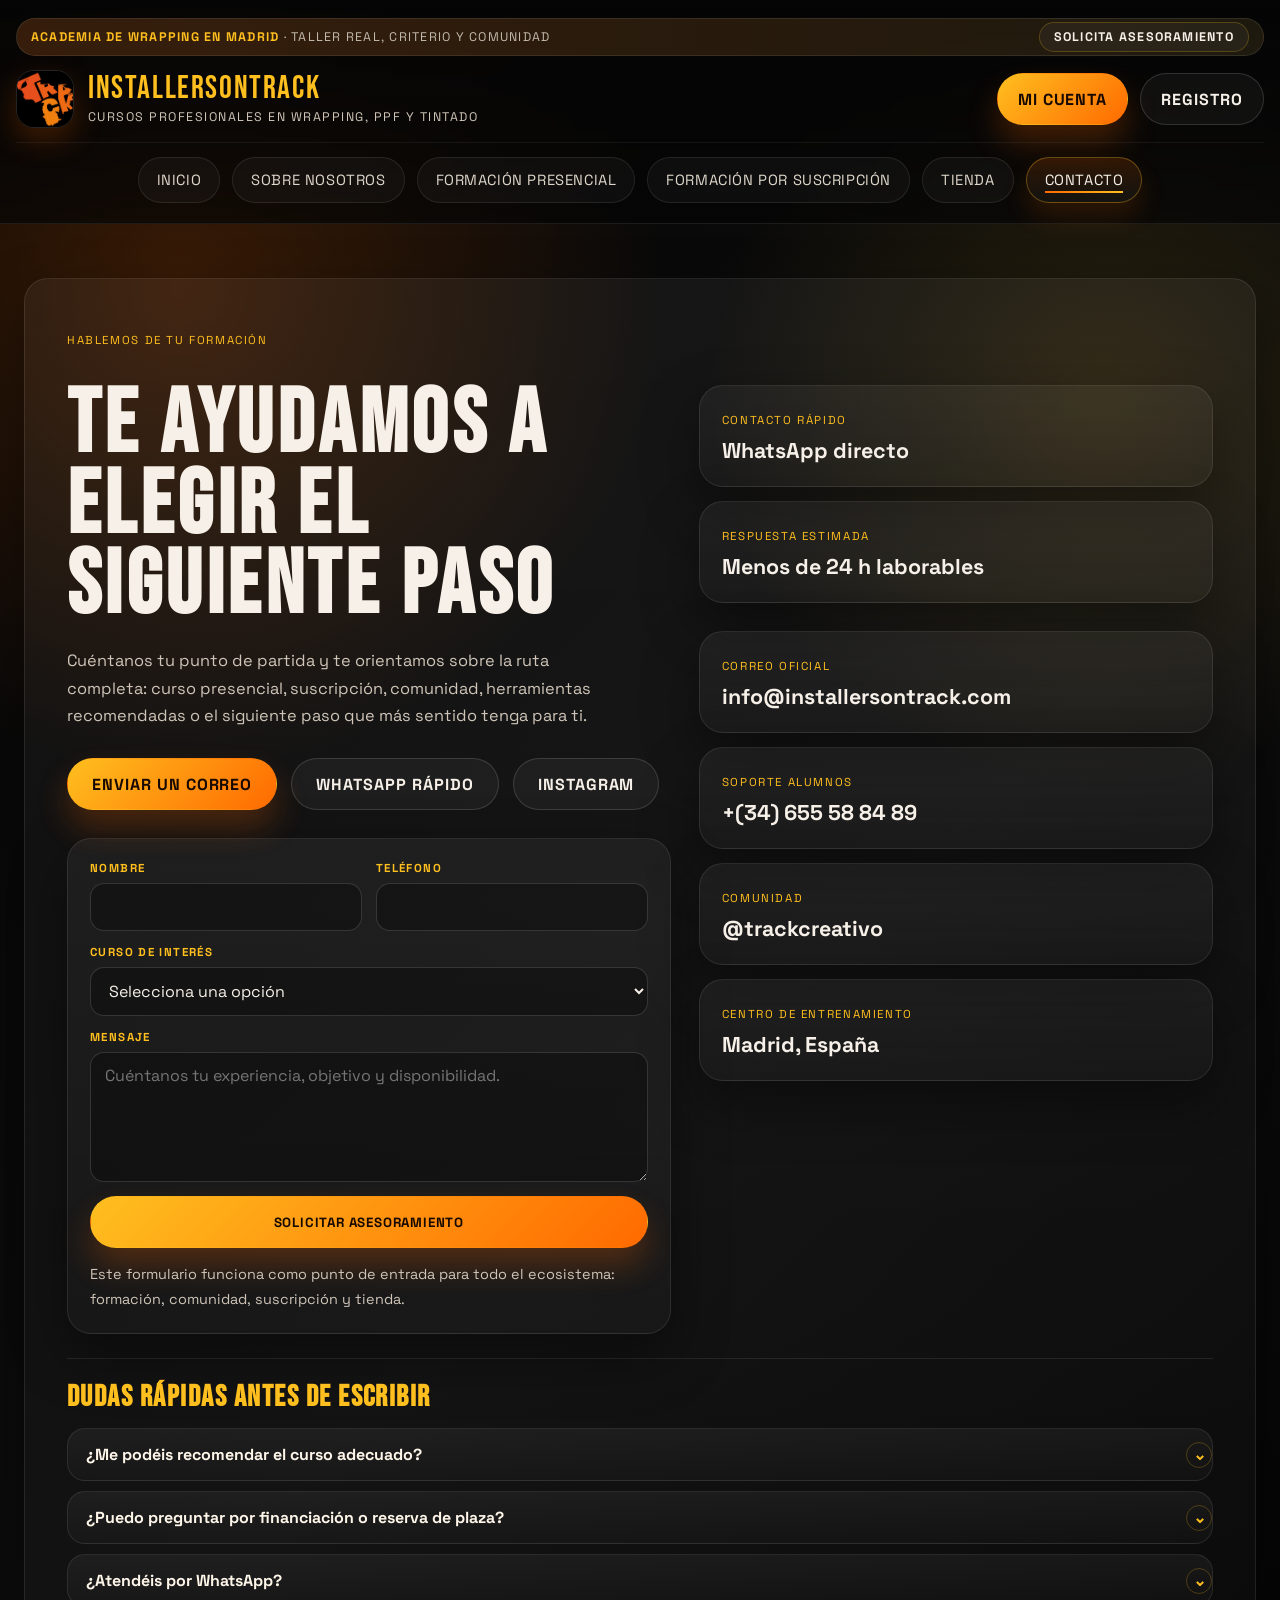
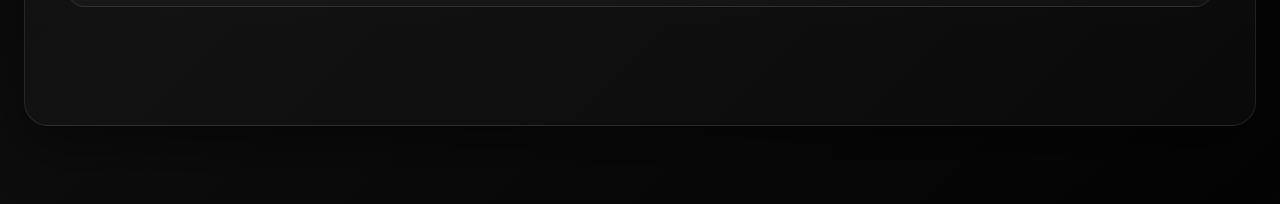
<file: contacto.html>
﻿<!DOCTYPE html>
<html lang="es">
<head>
  <meta charset="UTF-8">
  <meta name="viewport" content="width=device-width, initial-scale=1.0">
  <meta name="description" content="Contacta con INSTALLERSONTRACK para resolver dudas sobre cursos presenciales, suscripción, comunidad, tienda y asesoramiento en wrapping, PPF y tintado.">
  <meta name="theme-color" content="#050505">
  <meta property="og:title" content="Contacto | INSTALLERSONTRACK">
  <meta property="og:description" content="Contacta con INSTALLERSONTRACK para resolver dudas sobre cursos presenciales, suscripción, comunidad, tienda y asesoramiento en wrapping, PPF y tintado.">
  <meta property="og:type" content="website">
  <meta property="og:image" content="logo.jpg">
  <meta name="twitter:card" content="summary_large_image">
  <meta name="twitter:title" content="Contacto | INSTALLERSONTRACK">
  <meta name="twitter:description" content="Contacta con INSTALLERSONTRACK para resolver dudas sobre cursos presenciales, suscripción, comunidad, tienda y asesoramiento en wrapping, PPF y tintado.">
  <meta name="twitter:image" content="logo.jpg">
  <title>Contacto | INSTALLERSONTRACK</title>
  <link rel="icon" href="logo.jpg" type="image/jpeg">
  <link rel="preconnect" href="https://fonts.googleapis.com">
  <link rel="preconnect" href="https://fonts.gstatic.com" crossorigin>
  <link href="https://fonts.googleapis.com/css2?family=Bebas+Neue&family=Space+Grotesk:wght@400;500;700&display=swap" rel="stylesheet">
  <link rel="stylesheet" href="placeholder.css">
  <link rel="stylesheet" href="site-header.css">
  <script type="application/ld+json">
    {
      "@context": "https://schema.org",
      "@type": "FAQPage",
      "mainEntity": [
        {
          "@type": "Question",
          "name": "¿Me podéis recomendar el curso adecuado?",
          "acceptedAnswer": {
            "@type": "Answer",
            "text": "Sí. Puedes indicar tu experiencia, objetivo y disponibilidad para recibir orientación entre curso presencial, suscripción o una ruta combinada."
          }
        },
        {
          "@type": "Question",
          "name": "¿Puedo preguntar por financiación o reserva de plaza?",
          "acceptedAnswer": {
            "@type": "Answer",
            "text": "Sí. Indica el curso de interés y se responderá con opciones disponibles, fechas y próximos pasos."
          }
        },
        {
          "@type": "Question",
          "name": "¿Atendéis por WhatsApp?",
          "acceptedAnswer": {
            "@type": "Answer",
            "text": "Sí. WhatsApp es la vía más rápida para dudas concretas, fechas y disponibilidad."
          }
        }
      ]
    }
  </script>
  <link rel="stylesheet" href="design-system.css">

  <script type="application/ld+json">
  {
    "@context": "https://schema.org",
    "@type": "BreadcrumbList",
    "itemListElement": [
      { "@type": "ListItem", "position": 1, "name": "Inicio", "item": "index.html" },
      { "@type": "ListItem", "position": 2, "name": "Contacto", "item": "contacto.html" }
    ]
  }
  </script>
</head>
<body>
  <header class="site-header">
    <div class="page-shell header-inner">
      <div class="header-ribbon">
        <span><strong>Academia de wrapping en Madrid</strong> · Taller real, criterio y comunidad</span>
        <a class="ribbon-link" href="contacto.html">Solicita asesoramiento</a>
      </div>

      <div class="header-top">
        <a class="brand" href="index.html" aria-label="Ir al inicio">
          <img decoding="async" class="brand-logo" src="logo.jpg" alt="Logo de INSTALLERSONTRACK">
          <div class="brand-copy">
            <div class="brand-name">INSTALLERSONTRACK</div>
            <div class="brand-tag">Cursos profesionales en wrapping, PPF y tintado</div>
          </div>
        </a>


        


        <div class="header-actions">
          <a class="header-cta" href="mi-cuenta.html">Mi cuenta</a>
          <a class="header-ghost" href="registro.html">Registro</a>
        </div>
      </div>

      <div class="header-nav-row">
        <nav class="nav" aria-label="Principal">
          <a href="index.html">Inicio</a>
          <a href="sobre-nosotros.html">Sobre nosotros</a>
          <a href="formacion-presencial.html">Formación presencial</a>
          <a href="formacion-suscripcion.html">Formación por suscripción</a>
          <a href="tienda.html">Tienda</a>
          <a class="is-active" href="contacto.html" aria-current="page">Contacto</a>
        </nav>
      </div>
    </div>
  </header>

  <main class="placeholder-page">
    <section class="placeholder-card contact-page-card">
      <div class="contact-page-top">
        <span class="placeholder-eyebrow">Hablemos de tu formación</span>
      </div>

      <div class="contact-hero">
        <div class="contact-copy">
          <h1>Te ayudamos a elegir el siguiente paso</h1>
          <p class="contact-page-intro">
            Cuéntanos tu punto de partida y te orientamos sobre la ruta completa: curso presencial, suscripción, comunidad, herramientas recomendadas o el siguiente paso que más sentido tenga para ti.
          </p>

          <div class="contact-page-actions">
            <a class="placeholder-button" href="mailto:info@installersontrack.com">Enviar un correo</a>
            <a class="placeholder-button placeholder-button-secondary" href="https://wa.me/34655588489" target="_blank" rel="noreferrer">WhatsApp rápido</a>
            <a class="placeholder-button placeholder-button-secondary" href="https://www.instagram.com/trackcreativo" target="_blank" rel="noreferrer">Instagram</a>
          </div>

          <form class="contact-form" method="post" data-integration="contact-form-endpoint">
            <div class="contact-form-grid">
              <div class="field-group">
                <label for="nombre">Nombre</label>
                <input id="nombre" name="nombre" type="text" autocomplete="name" required>
              </div>
              <div class="field-group">
                <label for="telefono">Teléfono</label>
                <input id="telefono" name="telefono" type="tel" autocomplete="tel" required>
              </div>
              <div class="field-group full">
                <label for="curso">Curso de interés</label>
                <select id="curso" name="curso" required>
                  <option value="">Selecciona una opción</option>
                  <option>Wrap intermedio</option>
                  <option>Wrap avanzado</option>
                  <option>Clear PPF</option>
                  <option>Tintado de lunas</option>
                  <option>Formación por suscripción</option>
                  <option>Comunidad privada</option>
                  <option>Tienda / kit de herramientas</option>
                  <option>No lo tengo claro</option>
                </select>
              </div>
              <div class="field-group full">
                <label for="mensaje">Mensaje</label>
                <textarea id="mensaje" name="mensaje" placeholder="Cuéntanos tu experiencia, objetivo y disponibilidad."></textarea>
              </div>
            </div>
            <button class="placeholder-button form-submit" type="submit">Solicitar asesoramiento</button>
            <p class="contact-form-note">Este formulario funciona como punto de entrada para todo el ecosistema: formación, comunidad, suscripción y tienda.</p>
          </form>
        </div>

        <aside class="contact-sidebar">
          <div class="quick-contact">
            <a class="contact-page-item whatsapp-card" href="https://wa.me/34655588489" target="_blank" rel="noreferrer">
              <span class="contact-page-label">Contacto rápido</span>
              <strong>WhatsApp directo</strong>
            </a>
            <div class="contact-page-item contact-page-item-static response-card">
              <span class="contact-page-label">Respuesta estimada</span>
              <strong>Menos de 24 h laborables</strong>
            </div>
          </div>
          <a class="contact-page-item" href="mailto:info@installersontrack.com">
            <span class="contact-page-label">Correo oficial</span>
            <strong>info@installersontrack.com</strong>
          </a>
          <a class="contact-page-item" href="tel:+34655588489">
            <span class="contact-page-label">Soporte alumnos</span>
            <strong>+(34) 655 58 84 89</strong>
          </a>
          <a class="contact-page-item" href="https://www.instagram.com/trackcreativo" target="_blank" rel="noreferrer">
            <span class="contact-page-label">Comunidad</span>
            <strong>@trackcreativo</strong>
          </a>
          <div class="contact-page-item contact-page-item-static">
            <span class="contact-page-label">Centro de entrenamiento</span>
            <strong>Madrid, España</strong>
          </div>
        </aside>
      </div>

      <section class="contact-faq" aria-labelledby="faq-contacto">
        <h2 id="faq-contacto">Dudas rápidas antes de escribir</h2>
        <div class="contact-faq-list">
          <details>
            <summary>¿Me podéis recomendar el curso adecuado?</summary>
            <p>Sí. Cuéntanos tu experiencia, objetivo y disponibilidad para orientarte entre curso presencial, suscripción, comunidad, tienda o una ruta combinada.</p>
          </details>
          <details>
            <summary>¿Puedo preguntar por financiación o reserva de plaza?</summary>
            <p>Sí. Indica el curso de interés en el formulario y te responderemos con opciones disponibles y próximos pasos.</p>
          </details>
          <details>
            <summary>¿Atendéis por WhatsApp?</summary>
            <p>Sí. El botón de WhatsApp es la vía más rápida para dudas concretas, fechas y disponibilidad.</p>
          </details>
        </div>
      </section>
    </section>
  </main>
</body>
</html>
</file>
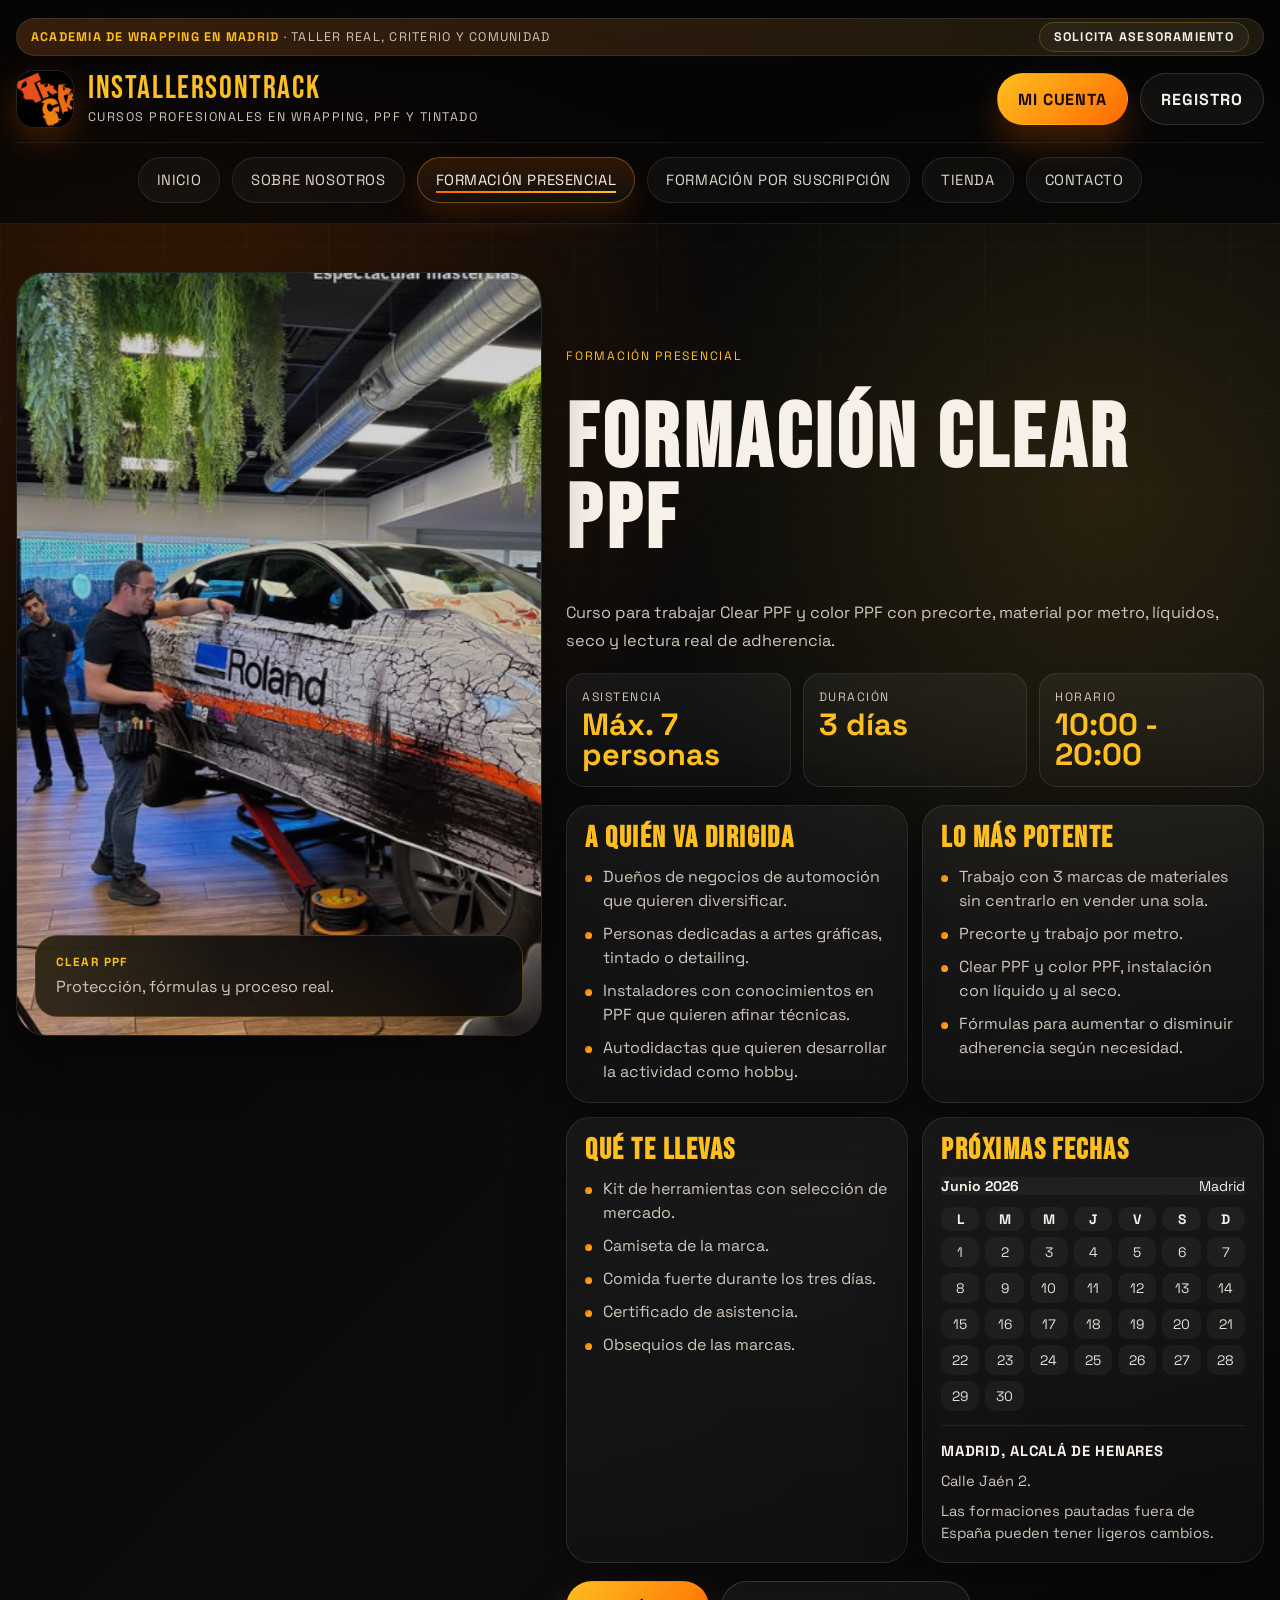
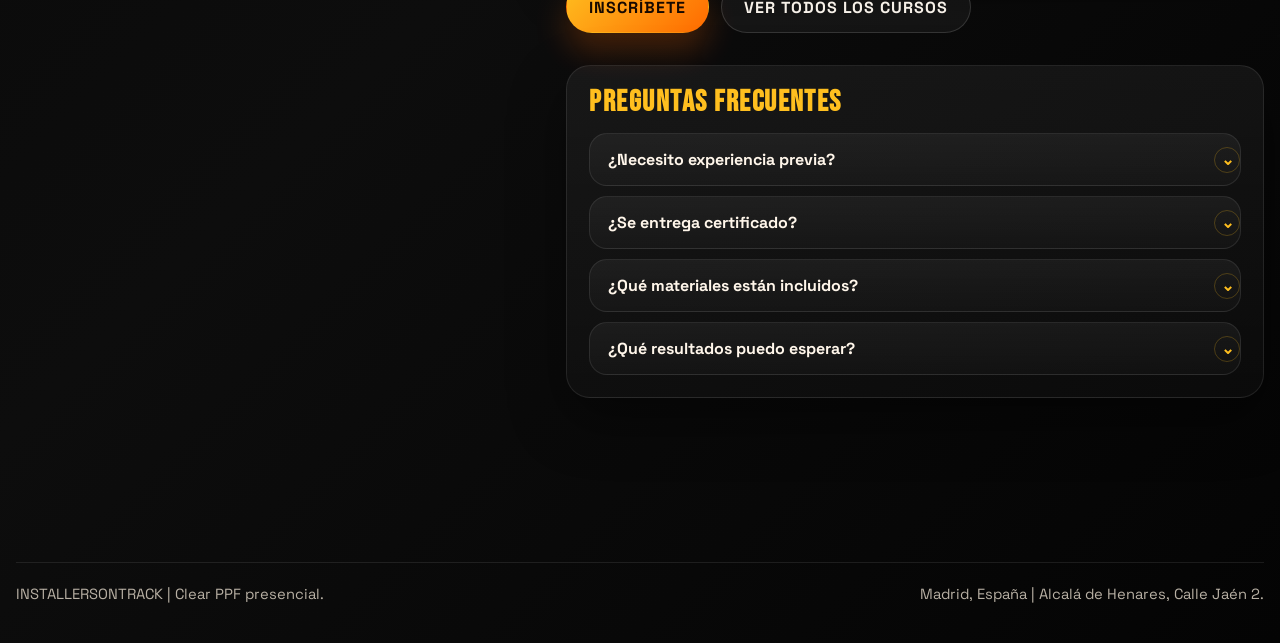
<file: curso-clear-ppf.html>
﻿<!DOCTYPE html>
<html lang="es">
<head>
  <meta charset="UTF-8">
  <meta name="viewport" content="width=device-width, initial-scale=1.0">
  <meta name="description" content="Formación presencial Clear PPF de INSTALLERSONTRACK en Madrid.">
  <meta name="theme-color" content="#050505">
  <meta property="og:title" content="Clear PPF | INSTALLERSONTRACK">
  <meta property="og:description" content="Formación presencial Clear PPF de INSTALLERSONTRACK en Madrid.">
  <meta property="og:type" content="website">
  <meta property="og:image" content="logo.jpg">
  <meta name="twitter:card" content="summary_large_image">
  <meta name="twitter:title" content="Clear PPF | INSTALLERSONTRACK">
  <meta name="twitter:description" content="Formación presencial Clear PPF de INSTALLERSONTRACK en Madrid.">
  <meta name="twitter:image" content="logo.jpg">
  <title>Clear PPF | INSTALLERSONTRACK</title>
  <link rel="icon" href="logo.jpg" type="image/jpeg">
  <link rel="preconnect" href="https://fonts.googleapis.com">
  <link rel="preconnect" href="https://fonts.gstatic.com" crossorigin>
  <link href="https://fonts.googleapis.com/css2?family=Bebas+Neue&family=Space+Grotesk:wght@400;500;700&display=swap" rel="stylesheet">
  <link rel="stylesheet" href="formacion-presencial.css">
  <script type="application/ld+json">
    {
      "@context": "https://schema.org",
      "@type": "FAQPage",
      "mainEntity": [
        {
          "@type": "Question",
          "name": "¿Necesito experiencia previa?",
          "acceptedAnswer": {
            "@type": "Answer",
            "text": "No es imprescindible, aunque ayuda tener contacto con automoción, detailing o instalación de vinilos. El curso trabaja desde el proceso real con Clear PPF y color PPF."
          }
        },
        {
          "@type": "Question",
          "name": "¿Se entrega certificado?",
          "acceptedAnswer": {
            "@type": "Answer",
            "text": "Sí. Al finalizar se entrega certificado de asistencia y aprovechamiento del curso presencial."
          }
        },
        {
          "@type": "Question",
          "name": "¿Qué materiales están incluidos?",
          "acceptedAnswer": {
            "@type": "Answer",
            "text": "La formación incluye materiales de práctica, kit de herramientas, camiseta, comida durante los tres días y obsequios de marcas colaboradoras."
          }
        },
        {
          "@type": "Question",
          "name": "¿Qué resultados puedo esperar?",
          "acceptedAnswer": {
            "@type": "Answer",
            "text": "Aprenderás a trabajar precorte, material por metro, líquidos, aplicación en seco y lectura de adherencia para instalaciones de PPF."
          }
        }
      ]
    }
  </script>
  <link rel="stylesheet" href="design-system.css">

  <script type="application/ld+json">
  {
    "@context": "https://schema.org",
    "@type": "Course",
    "name": "Curso Clear PPF",
    "description": "Formación presencial de Clear PPF para aprender instalación, preparación, bruto, precorte y acabados técnicos.",
    "provider": {
      "@type": "Organization",
      "name": "INSTALLERSONTRACK",
      "sameAs": "https://installersontrack.com/"
    },
    "courseMode": "Presencial",
    "inLanguage": "es"
  }
  </script>

  <script type="application/ld+json">
  {
    "@context": "https://schema.org",
    "@type": "BreadcrumbList",
    "itemListElement": [
      { "@type": "ListItem", "position": 1, "name": "Inicio", "item": "index.html" },
      { "@type": "ListItem", "position": 2, "name": "Clear PPF", "item": "curso-clear-ppf.html" }
    ]
  }
  </script>
</head>
<body>
  <header class="site-header">
    <div class="page-shell header-inner">
      <div class="header-ribbon">
        <span><strong>Academia de wrapping en Madrid</strong> · Taller real, criterio y comunidad</span>
        <a class="ribbon-link" href="contacto.html">Solicita asesoramiento</a>
      </div>

      <div class="header-top">
        <a class="brand" href="index.html" aria-label="Ir al inicio">
          <img decoding="async" class="brand-logo" src="logo.jpg" alt="Logo de INSTALLERSONTRACK">
          <div class="brand-copy">
            <div class="brand-name">INSTALLERSONTRACK</div>
            <div class="brand-tag">Cursos profesionales en wrapping, PPF y tintado</div>
          </div>
        </a>

        


        <div class="header-actions">
          <a class="header-cta" href="mi-cuenta.html">Mi cuenta</a>
          <a class="header-ghost" href="registro.html">Registro</a>
        </div>
      </div>
      <div class="header-nav-row">
        <nav class="nav" aria-label="Principal">
          <a href="index.html">Inicio</a>
          <a href="sobre-nosotros.html">Sobre nosotros</a>
          <a class="is-active" href="formacion-presencial.html" aria-current="page">Formación presencial</a>
          <a href="formacion-suscripcion.html">Formación por suscripción</a>
          <a href="tienda.html">Tienda</a>
          <a href="contacto.html">Contacto</a>
        </nav>
      </div>
    </div>
  </header>

  <main class="course-page">
    <div class="page-shell course-layout">
      <aside class="course-cover">
        <img loading="eager" fetchpriority="high" decoding="async" src="Captura de pantalla 2026-05-08 142551.png" alt="Instructor durante una masterclass junto a un coche rotulado">
        <div class="course-cover-badge">
          <strong>Clear PPF</strong>
          <span>Protección, fórmulas y proceso real.</span>
        </div>
      </aside>

      <section class="course-copy">
        <span class="course-label">Formación presencial</span>
        <h1>Formación Clear PPF</h1>
        <p>Curso para trabajar Clear PPF y color PPF con precorte, material por metro, líquidos, seco y lectura real de adherencia.</p>

        <div class="fact-grid">
          <div class="fact"><span>Asistencia</span><strong>Máx. 7 personas</strong></div>
          <div class="fact"><span>Duración</span><strong>3 días</strong></div>
          <div class="fact"><span>Horario</span><strong>10:00 - 20:00</strong></div>
        </div>

        <div class="detail-grid">
          <article class="detail-card">
            <h2>A quién va dirigida</h2>
            <ul>
              <li>Dueños de negocios de automoción que quieren diversificar.</li>
              <li>Personas dedicadas a artes gráficas, tintado o detailing.</li>
              <li>Instaladores con conocimientos en PPF que quieren afinar técnicas.</li>
              <li>Autodidactas que quieren desarrollar la actividad como hobby.</li>
            </ul>
          </article>

          <article class="detail-card">
            <h2>Lo más potente</h2>
            <ul>
              <li>Trabajo con 3 marcas de materiales sin centrarlo en vender una sola.</li>
              <li>Precorte y trabajo por metro.</li>
              <li>Clear PPF y color PPF, instalación con líquido y al seco.</li>
              <li>Fórmulas para aumentar o disminuir adherencia según necesidad.</li>
            </ul>
          </article>

          <article class="detail-card">
            <h2>Qué te llevas</h2>
            <ul>
              <li>Kit de herramientas con selección de mercado.</li>
              <li>Camiseta de la marca.</li>
              <li>Comida fuerte durante los tres días.</li>
              <li>Certificado de asistencia.</li>
              <li>Obsequios de las marcas.</li>
            </ul>
          </article>

          <article class="calendar-card">
            <h2>Próximas fechas</h2>
            <div class="calendar-head">
              <strong>Junio 2026</strong>
              <span>Madrid</span>
            </div>
            <div class="calendar-grid" aria-hidden="true">
              <span class="weekday">L</span><span class="weekday">M</span><span class="weekday">M</span><span class="weekday">J</span><span class="weekday">V</span><span class="weekday">S</span><span class="weekday">D</span>
              <span>1</span><span>2</span><span>3</span><span>4</span><span>5</span><span>6</span><span>7</span>
              <span>8</span><span>9</span><span>10</span><span>11</span><span>12</span><span>13</span><span>14</span>
              <span>15</span><span>16</span><span>17</span><span>18</span><span>19</span><span>20</span><span>21</span>
              <span>22</span><span>23</span><span>24</span><span>25</span><span>26</span><span>27</span><span>28</span>
              <span>29</span><span>30</span>
            </div>
            <div class="address-block">
              <strong>Madrid, Alcalá de Henares</strong>
              <span>Calle Jaén 2.</span>
              <span>Las formaciones pautadas fuera de España pueden tener ligeros cambios.</span>
            </div>
          </article>
        </div><div class="course-actions">
          <a class="button-primary" href="contacto.html">Inscríbete</a>
          <a class="button-secondary" href="formacion-presencial.html">Ver todos los cursos</a>
        </div>

        <section class="course-faq" aria-labelledby="faq-clear-ppf">
          <h2 id="faq-clear-ppf">Preguntas frecuentes</h2>
          <div class="faq-list">
            <details>
              <summary>¿Necesito experiencia previa?</summary>
              <p>No es imprescindible, aunque ayuda venir de automoción, detailing o instalación. El curso baja el proceso a casos reales de PPF.</p>
            </details>
            <details>
              <summary>¿Se entrega certificado?</summary>
              <p>Sí, al finalizar se entrega certificado de asistencia y aprovechamiento del curso presencial.</p>
            </details>
            <details>
              <summary>¿Qué materiales están incluidos?</summary>
              <p>Materiales de práctica, kit de herramientas, camiseta, comida durante los tres días y obsequios de marcas colaboradoras.</p>
            </details>
            <details>
              <summary>¿Qué resultados puedo esperar?</summary>
              <p>Dominar mejor precorte, instalación por metro, fórmulas de adherencia y decisiones entre aplicación con líquido o en seco.</p>
            </details>
          </div>
        </section>
      </section>
    </div>
  </main>

  <footer class="site-footer">
    <div class="page-shell footer-line">
      <span>INSTALLERSONTRACK | Clear PPF presencial.</span>
      <span>Madrid, España | Alcalá de Henares, Calle Jaén 2.</span>
    </div>
  </footer>

</body>
</html>
</file>
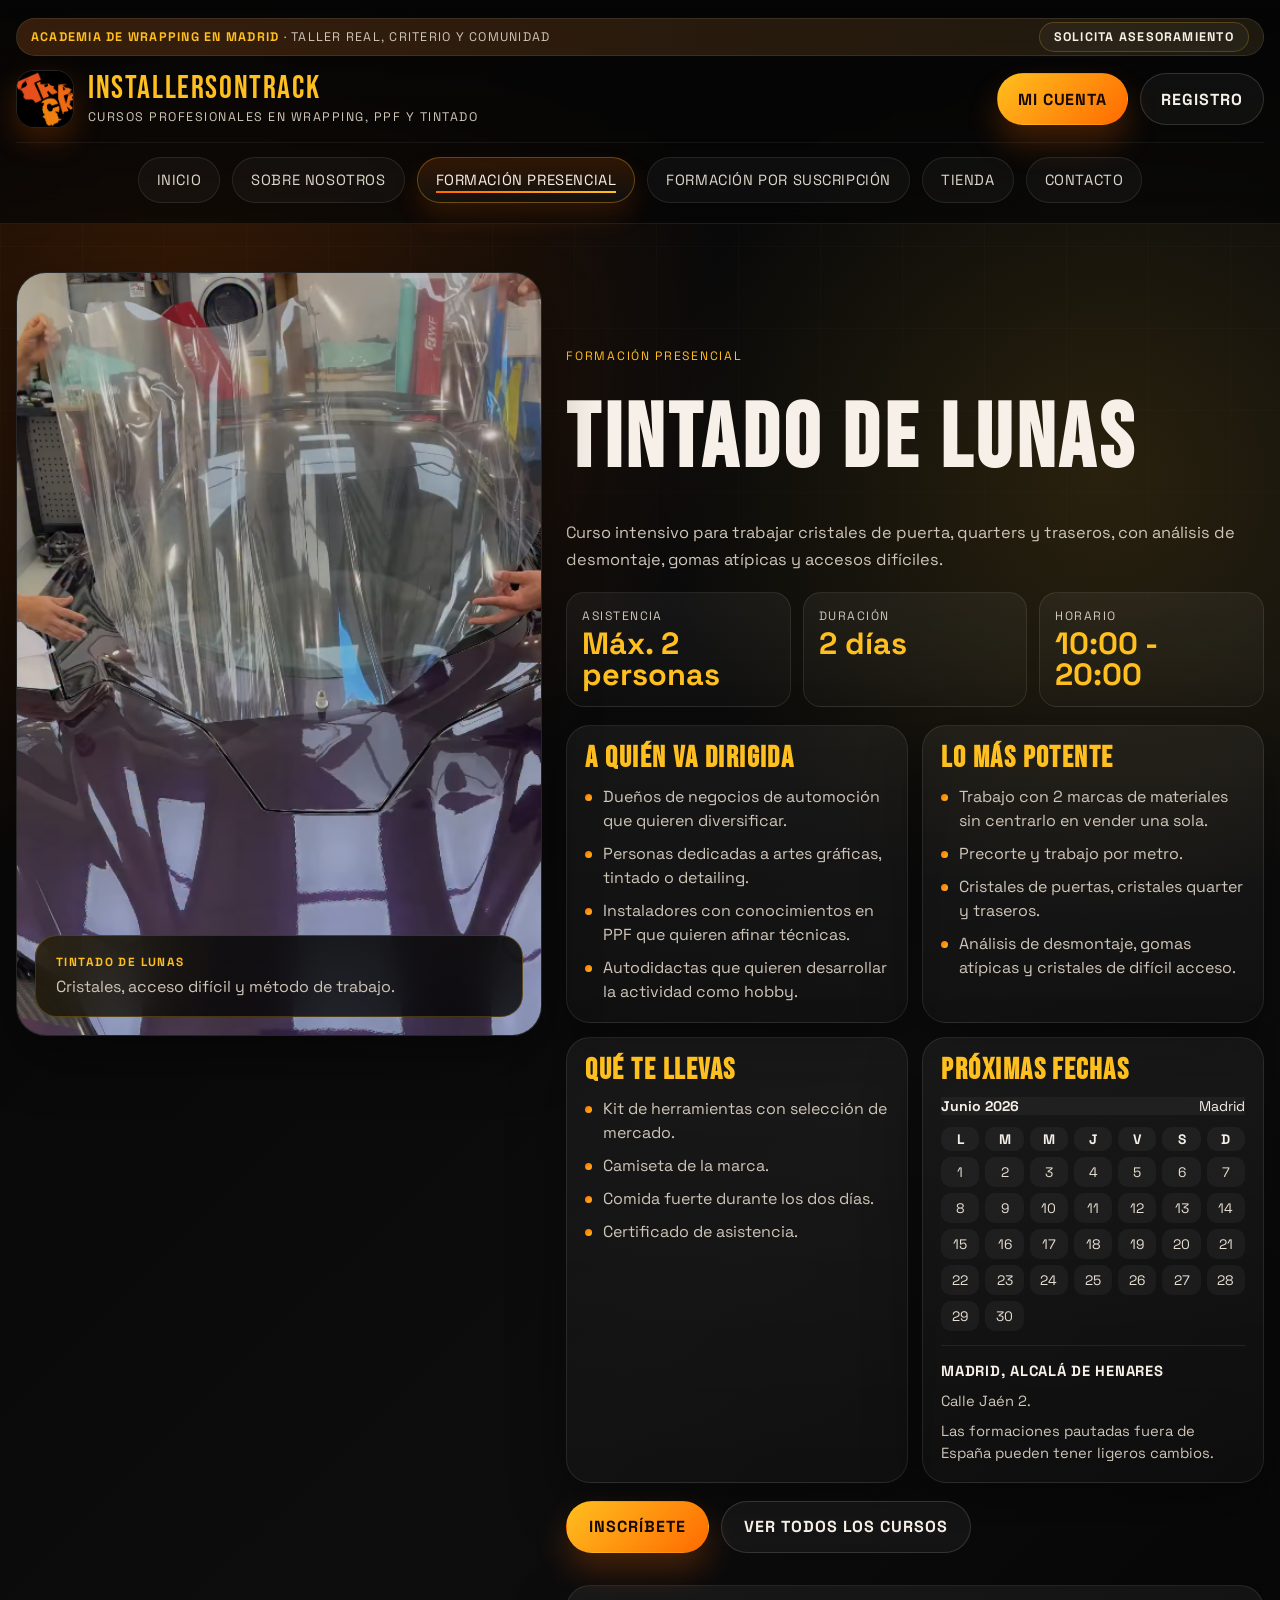
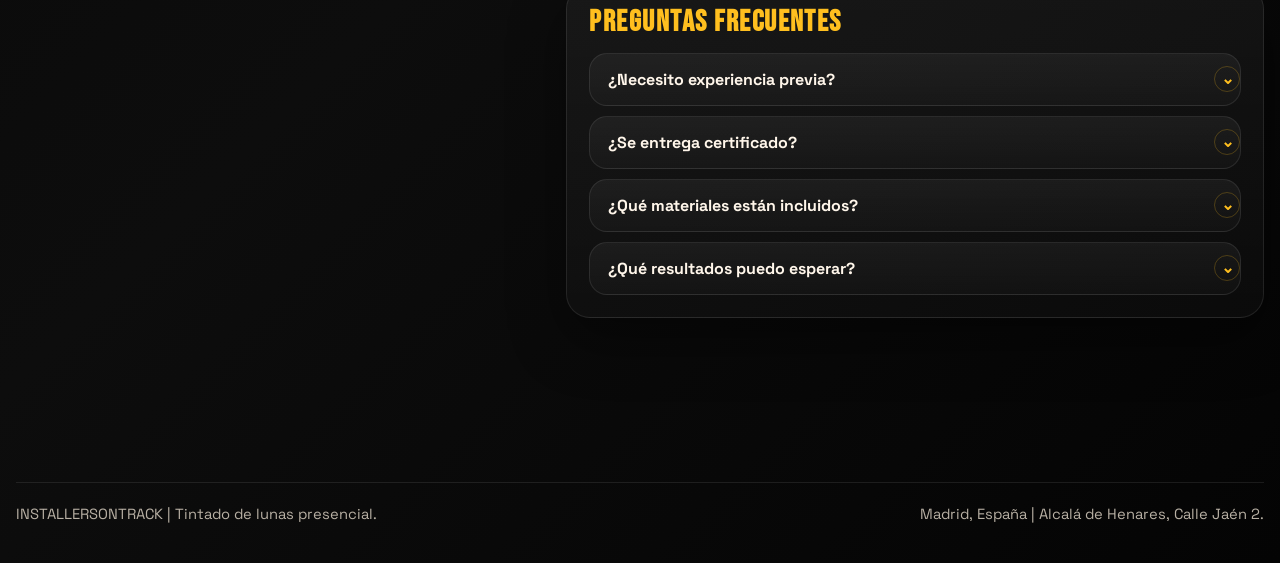
<file: curso-tintado-lunas.html>
﻿<!DOCTYPE html>
<html lang="es">
<head>
  <meta charset="UTF-8">
  <meta name="viewport" content="width=device-width, initial-scale=1.0">
  <meta name="description" content="Formación presencial Tintado de lunas de INSTALLERSONTRACK en Madrid.">
  <meta name="theme-color" content="#050505">
  <meta property="og:title" content="Tintado de Lunas | INSTALLERSONTRACK">
  <meta property="og:description" content="Formación presencial Tintado de lunas de INSTALLERSONTRACK en Madrid.">
  <meta property="og:type" content="website">
  <meta property="og:image" content="logo.jpg">
  <meta name="twitter:card" content="summary_large_image">
  <meta name="twitter:title" content="Tintado de Lunas | INSTALLERSONTRACK">
  <meta name="twitter:description" content="Formación presencial Tintado de lunas de INSTALLERSONTRACK en Madrid.">
  <meta name="twitter:image" content="logo.jpg">
  <title>Tintado de Lunas | INSTALLERSONTRACK</title>
  <link rel="icon" href="logo.jpg" type="image/jpeg">
  <link rel="preconnect" href="https://fonts.googleapis.com">
  <link rel="preconnect" href="https://fonts.gstatic.com" crossorigin>
  <link href="https://fonts.googleapis.com/css2?family=Bebas+Neue&family=Space+Grotesk:wght@400;500;700&display=swap" rel="stylesheet">
  <link rel="stylesheet" href="formacion-presencial.css">
  <script type="application/ld+json">
    {
      "@context": "https://schema.org",
      "@type": "FAQPage",
      "mainEntity": [
        {
          "@type": "Question",
          "name": "¿Necesito experiencia previa?",
          "acceptedAnswer": {
            "@type": "Answer",
            "text": "No es imprescindible. Es útil para alumnos que empiezan o profesionales de automoción, detailing o artes gráficas que quieren sumar el tintado de lunas a su servicio."
          }
        },
        {
          "@type": "Question",
          "name": "¿Se entrega certificado?",
          "acceptedAnswer": {
            "@type": "Answer",
            "text": "Sí. Al finalizar se entrega certificado de asistencia y aprovechamiento del curso presencial."
          }
        },
        {
          "@type": "Question",
          "name": "¿Qué materiales están incluidos?",
          "acceptedAnswer": {
            "@type": "Answer",
            "text": "La formación incluye materiales de práctica, kit de herramientas, camiseta y comida durante los dos días."
          }
        },
        {
          "@type": "Question",
          "name": "¿Qué resultados puedo esperar?",
          "acceptedAnswer": {
            "@type": "Answer",
            "text": "Aprenderás un método práctico para puertas, quarters, lunas traseras, desmontaje, gomas atípicas y vehículos con accesos difíciles."
          }
        }
      ]
    }
  </script>
  <link rel="stylesheet" href="design-system.css">

  <script type="application/ld+json">
  {
    "@context": "https://schema.org",
    "@type": "Course",
    "name": "Curso Tintado de Lunas",
    "description": "Formación presencial de tintado de lunas con método en bruto y plantilla para una base aplicable en taller.",
    "provider": {
      "@type": "Organization",
      "name": "INSTALLERSONTRACK",
      "sameAs": "https://installersontrack.com/"
    },
    "courseMode": "Presencial",
    "inLanguage": "es"
  }
  </script>

  <script type="application/ld+json">
  {
    "@context": "https://schema.org",
    "@type": "BreadcrumbList",
    "itemListElement": [
      { "@type": "ListItem", "position": 1, "name": "Inicio", "item": "index.html" },
      { "@type": "ListItem", "position": 2, "name": "Tintado de lunas", "item": "curso-tintado-lunas.html" }
    ]
  }
  </script>
</head>
<body>
  <header class="site-header">
    <div class="page-shell header-inner">
      <div class="header-ribbon">
        <span><strong>Academia de wrapping en Madrid</strong> · Taller real, criterio y comunidad</span>
        <a class="ribbon-link" href="contacto.html">Solicita asesoramiento</a>
      </div>

      <div class="header-top">
        <a class="brand" href="index.html" aria-label="Ir al inicio">
          <img decoding="async" class="brand-logo" src="logo.jpg" alt="Logo de INSTALLERSONTRACK">
          <div class="brand-copy">
            <div class="brand-name">INSTALLERSONTRACK</div>
            <div class="brand-tag">Cursos profesionales en wrapping, PPF y tintado</div>
          </div>
        </a>


        <div class="header-actions">
          <a class="header-cta" href="mi-cuenta.html">Mi cuenta</a>
          <a class="header-ghost" href="registro.html">Registro</a>
        </div>
      </div>
      <div class="header-nav-row">
        <nav class="nav" aria-label="Principal">
          <a href="index.html">Inicio</a>
          <a href="sobre-nosotros.html">Sobre nosotros</a>
          <a class="is-active" href="formacion-presencial.html" aria-current="page">Formación presencial</a>
          <a href="formacion-suscripcion.html">Formación por suscripción</a>
          <a href="tienda.html">Tienda</a>
          <a href="contacto.html">Contacto</a>
        </nav>
      </div>
    </div>
  </header>

  <main class="course-page">
    <div class="page-shell course-layout">
      <aside class="course-cover">
        <img loading="eager" fetchpriority="high" decoding="async" src="tintado-lunas.png" alt="Aplicación de lámina de tintado en la luna de un coche deportivo morado">
        <img loading="eager" fetchpriority="high" decoding="async" src="Captura de pantalla 2026-05-08 142703.png" alt="Profesionales posando junto a un coche en una feria">
        <div class="course-cover-badge">
          <strong>Tintado de lunas</strong>
          <span>Cristales, acceso difícil y método de trabajo.</span>
        </div>
      </aside>

      <section class="course-copy">
        <span class="course-label">Formación presencial</span>
        <h1>Tintado de lunas</h1>
        <p>Curso intensivo para trabajar cristales de puerta, quarters y traseros, con análisis de desmontaje, gomas atípicas y accesos difíciles.</p>

        <div class="fact-grid">
          <div class="fact"><span>Asistencia</span><strong>Máx. 2 personas</strong></div>
          <div class="fact"><span>Duración</span><strong>2 días</strong></div>
          <div class="fact"><span>Horario</span><strong>10:00 - 20:00</strong></div>
        </div>

        <div class="detail-grid">
          <article class="detail-card">
            <h2>A quién va dirigida</h2>
            <ul>
              <li>Dueños de negocios de automoción que quieren diversificar.</li>
              <li>Personas dedicadas a artes gráficas, tintado o detailing.</li>
              <li>Instaladores con conocimientos en PPF que quieren afinar técnicas.</li>
              <li>Autodidactas que quieren desarrollar la actividad como hobby.</li>
            </ul>
          </article>

          <article class="detail-card">
            <h2>Lo más potente</h2>
            <ul>
              <li>Trabajo con 2 marcas de materiales sin centrarlo en vender una sola.</li>
              <li>Precorte y trabajo por metro.</li>
              <li>Cristales de puertas, cristales quarter y traseros.</li>
              <li>Análisis de desmontaje, gomas atípicas y cristales de difícil acceso.</li>
            </ul>
          </article>

          <article class="detail-card">
            <h2>Qué te llevas</h2>
            <ul>
              <li>Kit de herramientas con selección de mercado.</li>
              <li>Camiseta de la marca.</li>
              <li>Comida fuerte durante los dos días.</li>
              <li>Certificado de asistencia.</li>
            </ul>
          </article>

          <article class="calendar-card">
            <h2>Próximas fechas</h2>
            <div class="calendar-head">
              <strong>Junio 2026</strong>
              <span>Madrid</span>
            </div>
            <div class="calendar-grid" aria-hidden="true">
              <span class="weekday">L</span><span class="weekday">M</span><span class="weekday">M</span><span class="weekday">J</span><span class="weekday">V</span><span class="weekday">S</span><span class="weekday">D</span>
              <span>1</span><span>2</span><span>3</span><span>4</span><span>5</span><span>6</span><span>7</span>
              <span>8</span><span>9</span><span>10</span><span>11</span><span>12</span><span>13</span><span>14</span>
              <span>15</span><span>16</span><span>17</span><span>18</span><span>19</span><span>20</span><span>21</span>
              <span>22</span><span>23</span><span>24</span><span>25</span><span>26</span><span>27</span><span>28</span>
              <span>29</span><span>30</span>
            </div>
            <div class="address-block">
              <strong>Madrid, Alcalá de Henares</strong>
              <span>Calle Jaén 2.</span>
              <span>Las formaciones pautadas fuera de España pueden tener ligeros cambios.</span>
            </div>
          </article>
        </div><div class="course-actions">
          <a class="button-primary" href="contacto.html">Inscríbete</a>
          <a class="button-secondary" href="formacion-presencial.html">Ver todos los cursos</a>
        </div>

        <section class="course-faq" aria-labelledby="faq-tintado-lunas">
          <h2 id="faq-tintado-lunas">Preguntas frecuentes</h2>
          <div class="faq-list">
            <details>
              <summary>¿Necesito experiencia previa?</summary>
              <p>No es imprescindible. Es una formación práctica para empezar con método o sumar el tintado a un servicio de automoción.</p>
            </details>
            <details>
              <summary>¿Se entrega certificado?</summary>
              <p>Sí, al finalizar se entrega certificado de asistencia y aprovechamiento del curso presencial.</p>
            </details>
            <details>
              <summary>¿Qué materiales están incluidos?</summary>
              <p>Materiales de práctica, kit de herramientas, camiseta y comida durante los dos días de formación.</p>
            </details>
            <details>
              <summary>¿Qué resultados puedo esperar?</summary>
              <p>Un método aplicable para puertas, quarters y lunas traseras, con lectura de desmontaje, gomas atípicas y accesos difíciles.</p>
            </details>
          </div>
        </section>
      </section>
    </div>
  </main>

  <footer class="site-footer">
    <div class="page-shell footer-line">
      <span>INSTALLERSONTRACK | Tintado de lunas presencial.</span>
      <span>Madrid, España | Alcalá de Henares, Calle Jaén 2.</span>
    </div>
  </footer>

</body>
</html>
</file>
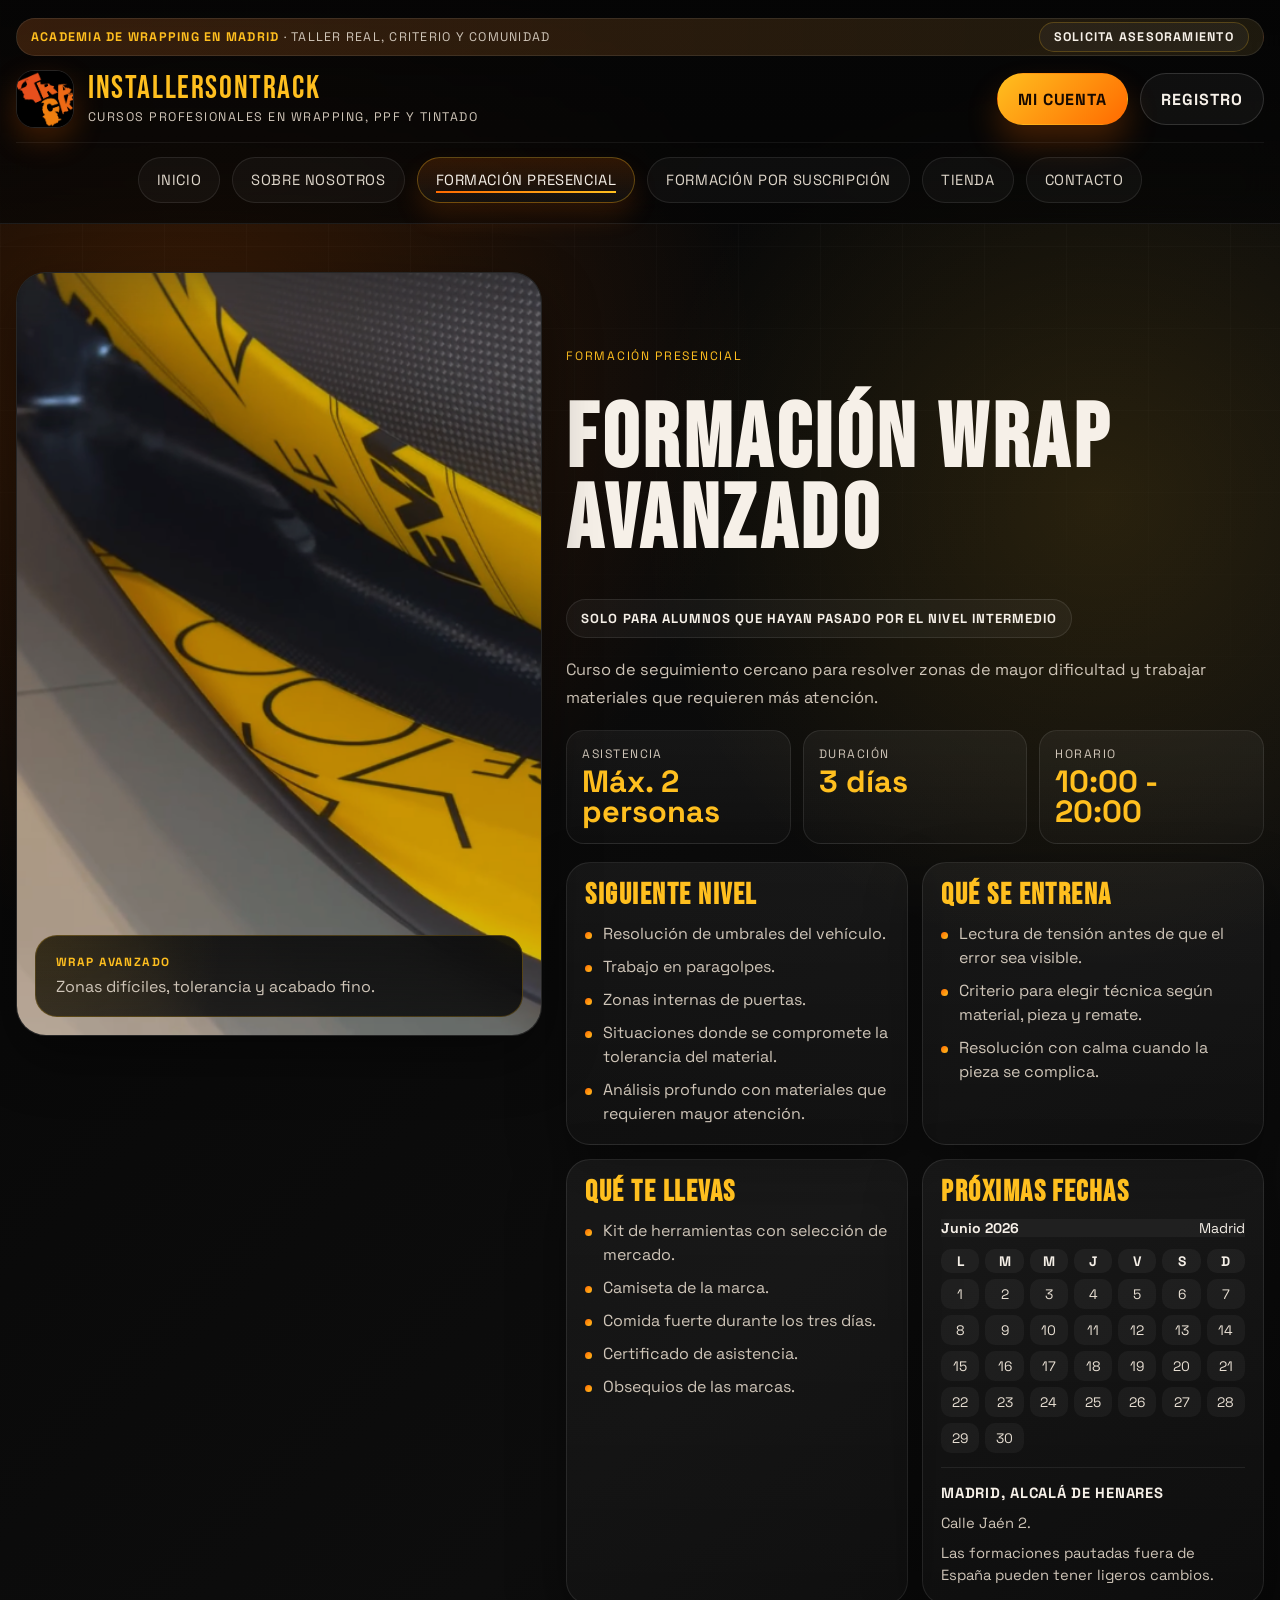
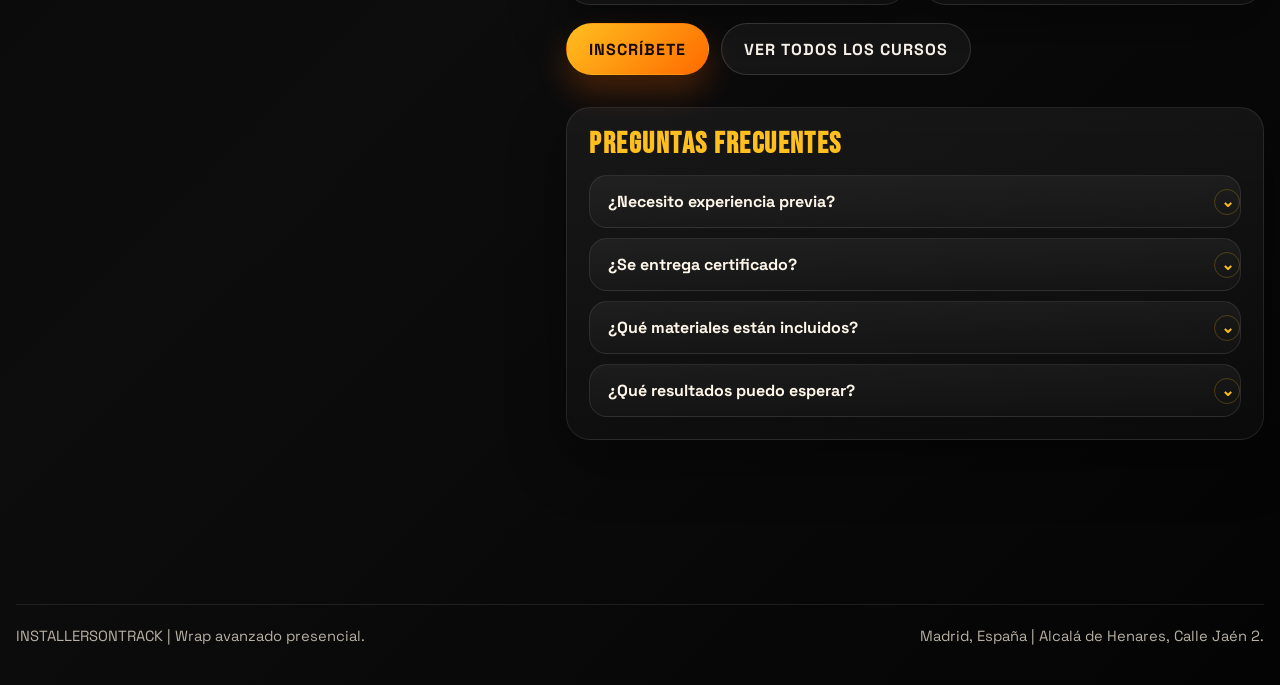
<file: curso-wrap-avanzado.html>
﻿<!DOCTYPE html>
<html lang="es">
<head>
  <meta charset="UTF-8">
  <meta name="viewport" content="width=device-width, initial-scale=1.0">
  <meta name="description" content="Formación presencial Wrap Avanzado de INSTALLERSONTRACK en Madrid.">
  <meta name="theme-color" content="#050505">
  <meta property="og:title" content="Wrap Avanzado | INSTALLERSONTRACK">
  <meta property="og:description" content="Formación presencial Wrap Avanzado de INSTALLERSONTRACK en Madrid.">
  <meta property="og:type" content="website">
  <meta property="og:image" content="logo.jpg">
  <meta name="twitter:card" content="summary_large_image">
  <meta name="twitter:title" content="Wrap Avanzado | INSTALLERSONTRACK">
  <meta name="twitter:description" content="Formación presencial Wrap Avanzado de INSTALLERSONTRACK en Madrid.">
  <meta name="twitter:image" content="logo.jpg">
  <title>Wrap Avanzado | INSTALLERSONTRACK</title>
  <link rel="icon" href="logo.jpg" type="image/jpeg">
  <link rel="preconnect" href="https://fonts.googleapis.com">
  <link rel="preconnect" href="https://fonts.gstatic.com" crossorigin>
  <link href="https://fonts.googleapis.com/css2?family=Bebas+Neue&family=Space+Grotesk:wght@400;500;700&display=swap" rel="stylesheet">
  <link rel="stylesheet" href="formacion-presencial.css">
  <script type="application/ld+json">
    {
      "@context": "https://schema.org",
      "@type": "FAQPage",
      "mainEntity": [
        {
          "@type": "Question",
          "name": "¿Necesito experiencia previa?",
          "acceptedAnswer": {
            "@type": "Answer",
            "text": "Sí. El curso Wrap Avanzado está pensado para alumnos que ya han pasado por el nivel intermedio o tienen una base sólida de instalación."
          }
        },
        {
          "@type": "Question",
          "name": "¿Se entrega certificado?",
          "acceptedAnswer": {
            "@type": "Answer",
            "text": "Sí. Al finalizar se entrega certificado de asistencia y aprovechamiento del curso presencial."
          }
        },
        {
          "@type": "Question",
          "name": "¿Qué materiales están incluidos?",
          "acceptedAnswer": {
            "@type": "Answer",
            "text": "La formación incluye materiales de práctica, kit de herramientas, camiseta, comida durante los tres días y obsequios de marcas colaboradoras."
          }
        },
        {
          "@type": "Question",
          "name": "¿Qué resultados puedo esperar?",
          "acceptedAnswer": {
            "@type": "Answer",
            "text": "Mejorarás la lectura de tensión, la resolución de zonas internas, paragolpes, umbrales y piezas con tolerancias más exigentes."
          }
        }
      ]
    }
  </script>
  <link rel="stylesheet" href="design-system.css">

  <script type="application/ld+json">
  {
    "@context": "https://schema.org",
    "@type": "Course",
    "name": "Curso Wrap Avanzado",
    "description": "Formación presencial de wrap avanzado para piezas complejas, remates interiores y criterio profesional de instalación.",
    "provider": {
      "@type": "Organization",
      "name": "INSTALLERSONTRACK",
      "sameAs": "https://installersontrack.com/"
    },
    "courseMode": "Presencial",
    "inLanguage": "es"
  }
  </script>

  <script type="application/ld+json">
  {
    "@context": "https://schema.org",
    "@type": "BreadcrumbList",
    "itemListElement": [
      { "@type": "ListItem", "position": 1, "name": "Inicio", "item": "index.html" },
      { "@type": "ListItem", "position": 2, "name": "Wrap avanzado", "item": "curso-wrap-avanzado.html" }
    ]
  }
  </script>
</head>
<body>
  <header class="site-header">
    <div class="page-shell header-inner">
      <div class="header-ribbon">
        <span><strong>Academia de wrapping en Madrid</strong> · Taller real, criterio y comunidad</span>
        <a class="ribbon-link" href="contacto.html">Solicita asesoramiento</a>
      </div>

      <div class="header-top">
        <a class="brand" href="index.html" aria-label="Ir al inicio">
          <img decoding="async" class="brand-logo" src="logo.jpg" alt="Logo de INSTALLERSONTRACK">
          <div class="brand-copy">
            <div class="brand-name">INSTALLERSONTRACK</div>
            <div class="brand-tag">Cursos profesionales en wrapping, PPF y tintado</div>
          </div>
        </a>

        


        <div class="header-actions">
          <a class="header-cta" href="mi-cuenta.html">Mi cuenta</a>
          <a class="header-ghost" href="registro.html">Registro</a>
        </div>
      </div>
      <div class="header-nav-row">
        <nav class="nav" aria-label="Principal">
          <a href="index.html">Inicio</a>
          <a href="sobre-nosotros.html">Sobre nosotros</a>
          <a class="is-active" href="formacion-presencial.html" aria-current="page">Formación presencial</a>
          <a href="formacion-suscripcion.html">Formación por suscripción</a>
          <a href="tienda.html">Tienda</a>
          <a href="contacto.html">Contacto</a>
        </nav>
      </div>
    </div>
  </header>

  <main class="course-page">
    <div class="page-shell course-layout">
      <aside class="course-cover">
        <img loading="eager" fetchpriority="high" decoding="async" src="Captura de pantalla 2026-05-08 142441.png" alt="Detalle de wrapping amarillo cerca de una rueda">
        <div class="course-cover-badge">
          <strong>Wrap avanzado</strong>
          <span>Zonas difíciles, tolerancia y acabado fino.</span>
        </div>
      </aside>

      <section class="course-copy">
        <span class="course-label">Formación presencial</span>
        <h1>Formación wrap avanzado</h1>
        <span class="course-alert">Solo para alumnos que hayan pasado por el nivel intermedio</span>
        <p>Curso de seguimiento cercano para resolver zonas de mayor dificultad y trabajar materiales que requieren más atención.</p>

        <div class="fact-grid">
          <div class="fact"><span>Asistencia</span><strong>Máx. 2 personas</strong></div>
          <div class="fact"><span>Duración</span><strong>3 días</strong></div>
          <div class="fact"><span>Horario</span><strong>10:00 - 20:00</strong></div>
        </div>

        <div class="detail-grid">
          <article class="detail-card">
            <h2>Siguiente nivel</h2>
            <ul>
              <li>Resolución de umbrales del vehículo.</li>
              <li>Trabajo en paragolpes.</li>
              <li>Zonas internas de puertas.</li>
              <li>Situaciones donde se compromete la tolerancia del material.</li>
              <li>Análisis profundo con materiales que requieren mayor atención.</li>
            </ul>
          </article>

          <article class="detail-card">
            <h2>Qué se entrena</h2>
            <ul>
              <li>Lectura de tensión antes de que el error sea visible.</li>
              <li>Criterio para elegir técnica según material, pieza y remate.</li>
              <li>Resolución con calma cuando la pieza se complica.</li>
            </ul>
          </article>

          <article class="detail-card">
            <h2>Qué te llevas</h2>
            <ul>
              <li>Kit de herramientas con selección de mercado.</li>
              <li>Camiseta de la marca.</li>
              <li>Comida fuerte durante los tres días.</li>
              <li>Certificado de asistencia.</li>
              <li>Obsequios de las marcas.</li>
            </ul>
          </article>

          <article class="calendar-card">
            <h2>Próximas fechas</h2>
            <div class="calendar-head">
              <strong>Junio 2026</strong>
              <span>Madrid</span>
            </div>
            <div class="calendar-grid" aria-hidden="true">
              <span class="weekday">L</span><span class="weekday">M</span><span class="weekday">M</span><span class="weekday">J</span><span class="weekday">V</span><span class="weekday">S</span><span class="weekday">D</span>
              <span>1</span><span>2</span><span>3</span><span>4</span><span>5</span><span>6</span><span>7</span>
              <span>8</span><span>9</span><span>10</span><span>11</span><span>12</span><span>13</span><span>14</span>
              <span>15</span><span>16</span><span>17</span><span>18</span><span>19</span><span>20</span><span>21</span>
              <span>22</span><span>23</span><span>24</span><span>25</span><span>26</span><span>27</span><span>28</span>
              <span>29</span><span>30</span>
            </div>
            <div class="address-block">
              <strong>Madrid, Alcalá de Henares</strong>
              <span>Calle Jaén 2.</span>
              <span>Las formaciones pautadas fuera de España pueden tener ligeros cambios.</span>
            </div>
          </article>
        </div><div class="course-actions">
          <a class="button-primary" href="contacto.html">Inscríbete</a>
          <a class="button-secondary" href="formacion-presencial.html">Ver todos los cursos</a>
        </div>

        <section class="course-faq" aria-labelledby="faq-wrap-avanzado">
          <h2 id="faq-wrap-avanzado">Preguntas frecuentes</h2>
          <div class="faq-list">
            <details>
              <summary>¿Necesito experiencia previa?</summary>
              <p>Sí. Es una formación de continuación para alumnos del nivel intermedio o instaladores con una base sólida.</p>
            </details>
            <details>
              <summary>¿Se entrega certificado?</summary>
              <p>Sí, al finalizar se entrega certificado de asistencia y aprovechamiento del curso presencial.</p>
            </details>
            <details>
              <summary>¿Qué materiales están incluidos?</summary>
              <p>Materiales de práctica, kit de herramientas, camiseta, comida durante los tres días y obsequios de marcas colaboradoras.</p>
            </details>
            <details>
              <summary>¿Qué resultados puedo esperar?</summary>
              <p>Más criterio para trabajar umbrales, interiores de puerta, paragolpes y materiales que piden una lectura fina de tensión.</p>
            </details>
          </div>
        </section>
      </section>
    </div>
  </main>

  <footer class="site-footer">
    <div class="page-shell footer-line">
      <span>INSTALLERSONTRACK | Wrap avanzado presencial.</span>
      <span>Madrid, España | Alcalá de Henares, Calle Jaén 2.</span>
    </div>
  </footer>

</body>
</html>
</file>
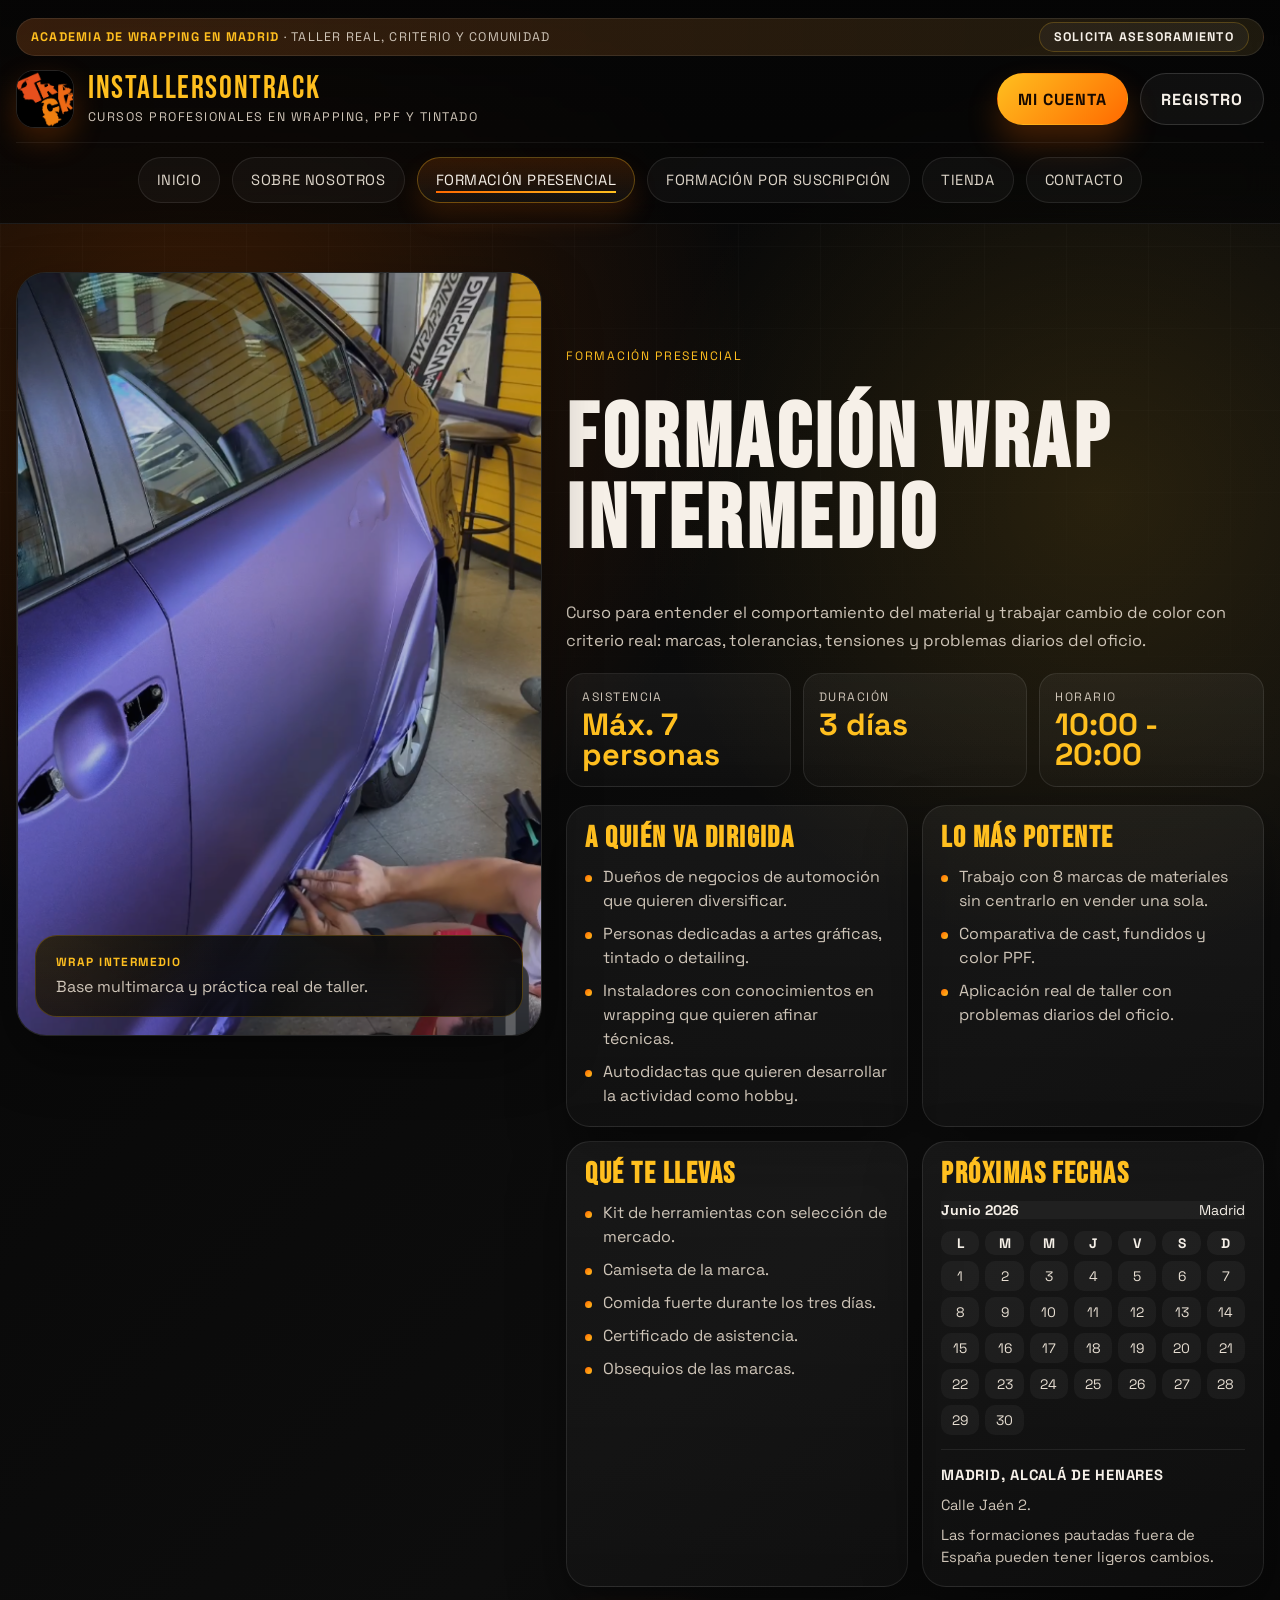
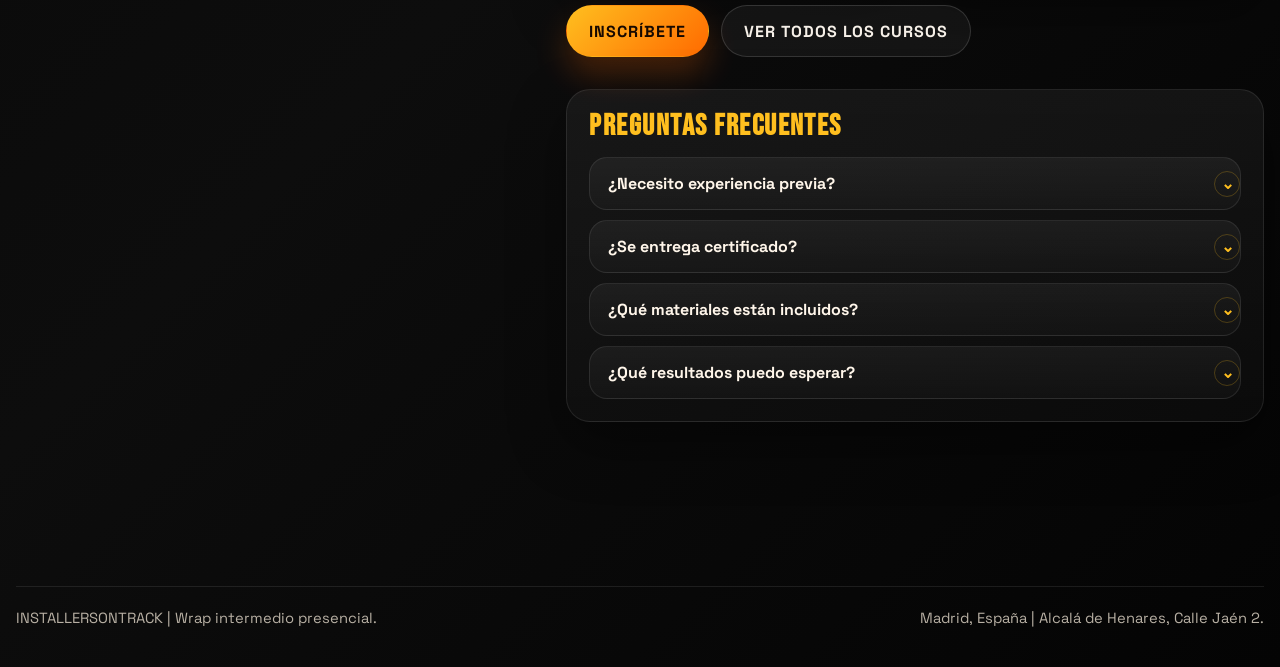
<file: curso-wrap-intermedio.html>
﻿<!DOCTYPE html>
<html lang="es">
<head>
  <meta charset="UTF-8">
  <meta name="viewport" content="width=device-width, initial-scale=1.0">
  <meta name="description" content="Formación presencial Wrap Intermedio de INSTALLERSONTRACK en Madrid.">
  <meta name="theme-color" content="#050505">
  <meta property="og:title" content="Wrap Intermedio | INSTALLERSONTRACK">
  <meta property="og:description" content="Formación presencial Wrap Intermedio de INSTALLERSONTRACK en Madrid.">
  <meta property="og:type" content="website">
  <meta property="og:image" content="logo.jpg">
  <meta name="twitter:card" content="summary_large_image">
  <meta name="twitter:title" content="Wrap Intermedio | INSTALLERSONTRACK">
  <meta name="twitter:description" content="Formación presencial Wrap Intermedio de INSTALLERSONTRACK en Madrid.">
  <meta name="twitter:image" content="logo.jpg">
  <title>Wrap Intermedio | INSTALLERSONTRACK</title>
  <link rel="icon" href="logo.jpg" type="image/jpeg">
  <link rel="preconnect" href="https://fonts.googleapis.com">
  <link rel="preconnect" href="https://fonts.gstatic.com" crossorigin>
  <link href="https://fonts.googleapis.com/css2?family=Bebas+Neue&family=Space+Grotesk:wght@400;500;700&display=swap" rel="stylesheet">
  <link rel="stylesheet" href="formacion-presencial.css">
  <script type="application/ld+json">
    {
      "@context": "https://schema.org",
      "@type": "FAQPage",
      "mainEntity": [
        {
          "@type": "Question",
          "name": "¿Necesito experiencia previa?",
          "acceptedAnswer": {
            "@type": "Answer",
            "text": "No es imprescindible. El curso Wrap Intermedio está pensado para alumnos que empiezan con base cero o tienen contacto previo con automoción, detailing, tintado o artes gráficas."
          }
        },
        {
          "@type": "Question",
          "name": "¿Se entrega certificado?",
          "acceptedAnswer": {
            "@type": "Answer",
            "text": "Sí. Al finalizar se entrega certificado de asistencia y aprovechamiento del curso presencial."
          }
        },
        {
          "@type": "Question",
          "name": "¿Qué materiales están incluidos?",
          "acceptedAnswer": {
            "@type": "Answer",
            "text": "La formación incluye materiales de práctica, kit de herramientas, camiseta, comida durante los tres días y obsequios de marcas colaboradoras."
          }
        },
        {
          "@type": "Question",
          "name": "¿Qué resultados puedo esperar?",
          "acceptedAnswer": {
            "@type": "Answer",
            "text": "Saldrás con criterio para entender el material, aplicar cambio de color y tomar mejores decisiones en piezas reales de taller."
          }
        }
      ]
    }
  </script>
  <link rel="stylesheet" href="design-system.css">

  <script type="application/ld+json">
  {
    "@context": "https://schema.org",
    "@type": "Course",
    "name": "Curso Wrap Intermedio",
    "description": "Formación presencial de wrap intermedio en Madrid con base multimarca, práctica real de taller y grupos reducidos.",
    "provider": {
      "@type": "Organization",
      "name": "INSTALLERSONTRACK",
      "sameAs": "https://installersontrack.com/"
    },
    "courseMode": "Presencial",
    "inLanguage": "es"
  }
  </script>

  <script type="application/ld+json">
  {
    "@context": "https://schema.org",
    "@type": "BreadcrumbList",
    "itemListElement": [
      { "@type": "ListItem", "position": 1, "name": "Inicio", "item": "index.html" },
      { "@type": "ListItem", "position": 2, "name": "Wrap intermedio", "item": "curso-wrap-intermedio.html" }
    ]
  }
  </script>
</head>
<body>
  <header class="site-header">
    <div class="page-shell header-inner">
      <div class="header-ribbon">
        <span><strong>Academia de wrapping en Madrid</strong> · Taller real, criterio y comunidad</span>
        <a class="ribbon-link" href="contacto.html">Solicita asesoramiento</a>
      </div>

      <div class="header-top">
        <a class="brand" href="index.html" aria-label="Ir al inicio">
          <img decoding="async" class="brand-logo" src="logo.jpg" alt="Logo de INSTALLERSONTRACK">
          <div class="brand-copy">
            <div class="brand-name">INSTALLERSONTRACK</div>
            <div class="brand-tag">Cursos profesionales en wrapping, PPF y tintado</div>
          </div>
        </a>

        


        <div class="header-actions">
          <a class="header-cta" href="mi-cuenta.html">Mi cuenta</a>
          <a class="header-ghost" href="registro.html">Registro</a>
        </div>
      </div>
      <div class="header-nav-row">
        <nav class="nav" aria-label="Principal">
          <a href="index.html">Inicio</a>
          <a href="sobre-nosotros.html">Sobre nosotros</a>
          <a class="is-active" href="formacion-presencial.html" aria-current="page">Formación presencial</a>
          <a href="formacion-suscripcion.html">Formación por suscripción</a>
          <a href="tienda.html">Tienda</a>
          <a href="contacto.html">Contacto</a>
        </nav>
      </div>
    </div>
  </header>

  <main class="course-page">
    <div class="page-shell course-layout">
      <aside class="course-cover">
        <img loading="eager" fetchpriority="high" decoding="async" src="Captura de pantalla 2026-05-08 133438.png" alt="Aplicación de vinilo morado en la puerta de un coche">
        <div class="course-cover-badge">
          <strong>Wrap intermedio</strong>
          <span>Base multimarca y práctica real de taller.</span>
        </div>
      </aside>

      <section class="course-copy">
        <span class="course-label">Formación presencial</span>
        <h1>Formación wrap intermedio</h1>
        <p>Curso para entender el comportamiento del material y trabajar cambio de color con criterio real: marcas, tolerancias, tensiones y problemas diarios del oficio.</p>

        <div class="fact-grid">
          <div class="fact"><span>Asistencia</span><strong>Máx. 7 personas</strong></div>
          <div class="fact"><span>Duración</span><strong>3 días</strong></div>
          <div class="fact"><span>Horario</span><strong>10:00 - 20:00</strong></div>
        </div>

        <div class="detail-grid">
          <article class="detail-card">
            <h2>A quién va dirigida</h2>
            <ul>
              <li>Dueños de negocios de automoción que quieren diversificar.</li>
              <li>Personas dedicadas a artes gráficas, tintado o detailing.</li>
              <li>Instaladores con conocimientos en wrapping que quieren afinar técnicas.</li>
              <li>Autodidactas que quieren desarrollar la actividad como hobby.</li>
            </ul>
          </article>

          <article class="detail-card">
            <h2>Lo más potente</h2>
            <ul>
              <li>Trabajo con 8 marcas de materiales sin centrarlo en vender una sola.</li>
              <li>Comparativa de cast, fundidos y color PPF.</li>
              <li>Aplicación real de taller con problemas diarios del oficio.</li>
            </ul>
          </article>

          <article class="detail-card">
            <h2>Qué te llevas</h2>
            <ul>
              <li>Kit de herramientas con selección de mercado.</li>
              <li>Camiseta de la marca.</li>
              <li>Comida fuerte durante los tres días.</li>
              <li>Certificado de asistencia.</li>
              <li>Obsequios de las marcas.</li>
            </ul>
          </article>

          <article class="calendar-card">
            <h2>Próximas fechas</h2>
            <div class="calendar-head">
              <strong>Junio 2026</strong>
              <span>Madrid</span>
            </div>
            <div class="calendar-grid" aria-hidden="true">
              <span class="weekday">L</span><span class="weekday">M</span><span class="weekday">M</span><span class="weekday">J</span><span class="weekday">V</span><span class="weekday">S</span><span class="weekday">D</span>
              <span>1</span><span>2</span><span>3</span><span>4</span><span>5</span><span>6</span><span>7</span>
              <span>8</span><span>9</span><span>10</span><span>11</span><span>12</span><span>13</span><span>14</span>
              <span>15</span><span>16</span><span>17</span><span>18</span><span>19</span><span>20</span><span>21</span>
              <span>22</span><span>23</span><span>24</span><span>25</span><span>26</span><span>27</span><span>28</span>
              <span>29</span><span>30</span>
            </div>
            <div class="address-block">
              <strong>Madrid, Alcalá de Henares</strong>
              <span>Calle Jaén 2.</span>
              <span>Las formaciones pautadas fuera de España pueden tener ligeros cambios.</span>
            </div>
          </article>
        </div><div class="course-actions">
          <a class="button-primary" href="contacto.html">Inscríbete</a>
          <a class="button-secondary" href="formacion-presencial.html">Ver todos los cursos</a>
        </div>

        <section class="course-faq" aria-labelledby="faq-wrap-intermedio">
          <h2 id="faq-wrap-intermedio">Preguntas frecuentes</h2>
          <div class="faq-list">
            <details>
              <summary>¿Necesito experiencia previa?</summary>
              <p>No es imprescindible. Es una ruta práctica para empezar con criterio o mejorar si ya vienes de automoción, detailing, tintado o artes gráficas.</p>
            </details>
            <details>
              <summary>¿Se entrega certificado?</summary>
              <p>Sí, al finalizar se entrega certificado de asistencia y aprovechamiento del curso presencial.</p>
            </details>
            <details>
              <summary>¿Qué materiales están incluidos?</summary>
              <p>Materiales de práctica, kit de herramientas, camiseta, comida durante los tres días y obsequios de marcas colaboradoras.</p>
            </details>
            <details>
              <summary>¿Qué resultados puedo esperar?</summary>
              <p>Entender mejor el comportamiento del vinilo, resolver piezas habituales y ganar seguridad para aplicar el método en trabajos reales.</p>
            </details>
          </div>
        </section>
      </section>
    </div>
  </main>

  <footer class="site-footer">
    <div class="page-shell footer-line">
      <span>INSTALLERSONTRACK | Wrap intermedio presencial.</span>
      <span>Madrid, España | Alcalá de Henares, Calle Jaén 2.</span>
    </div>
  </footer>

</body>
</html>
</file>
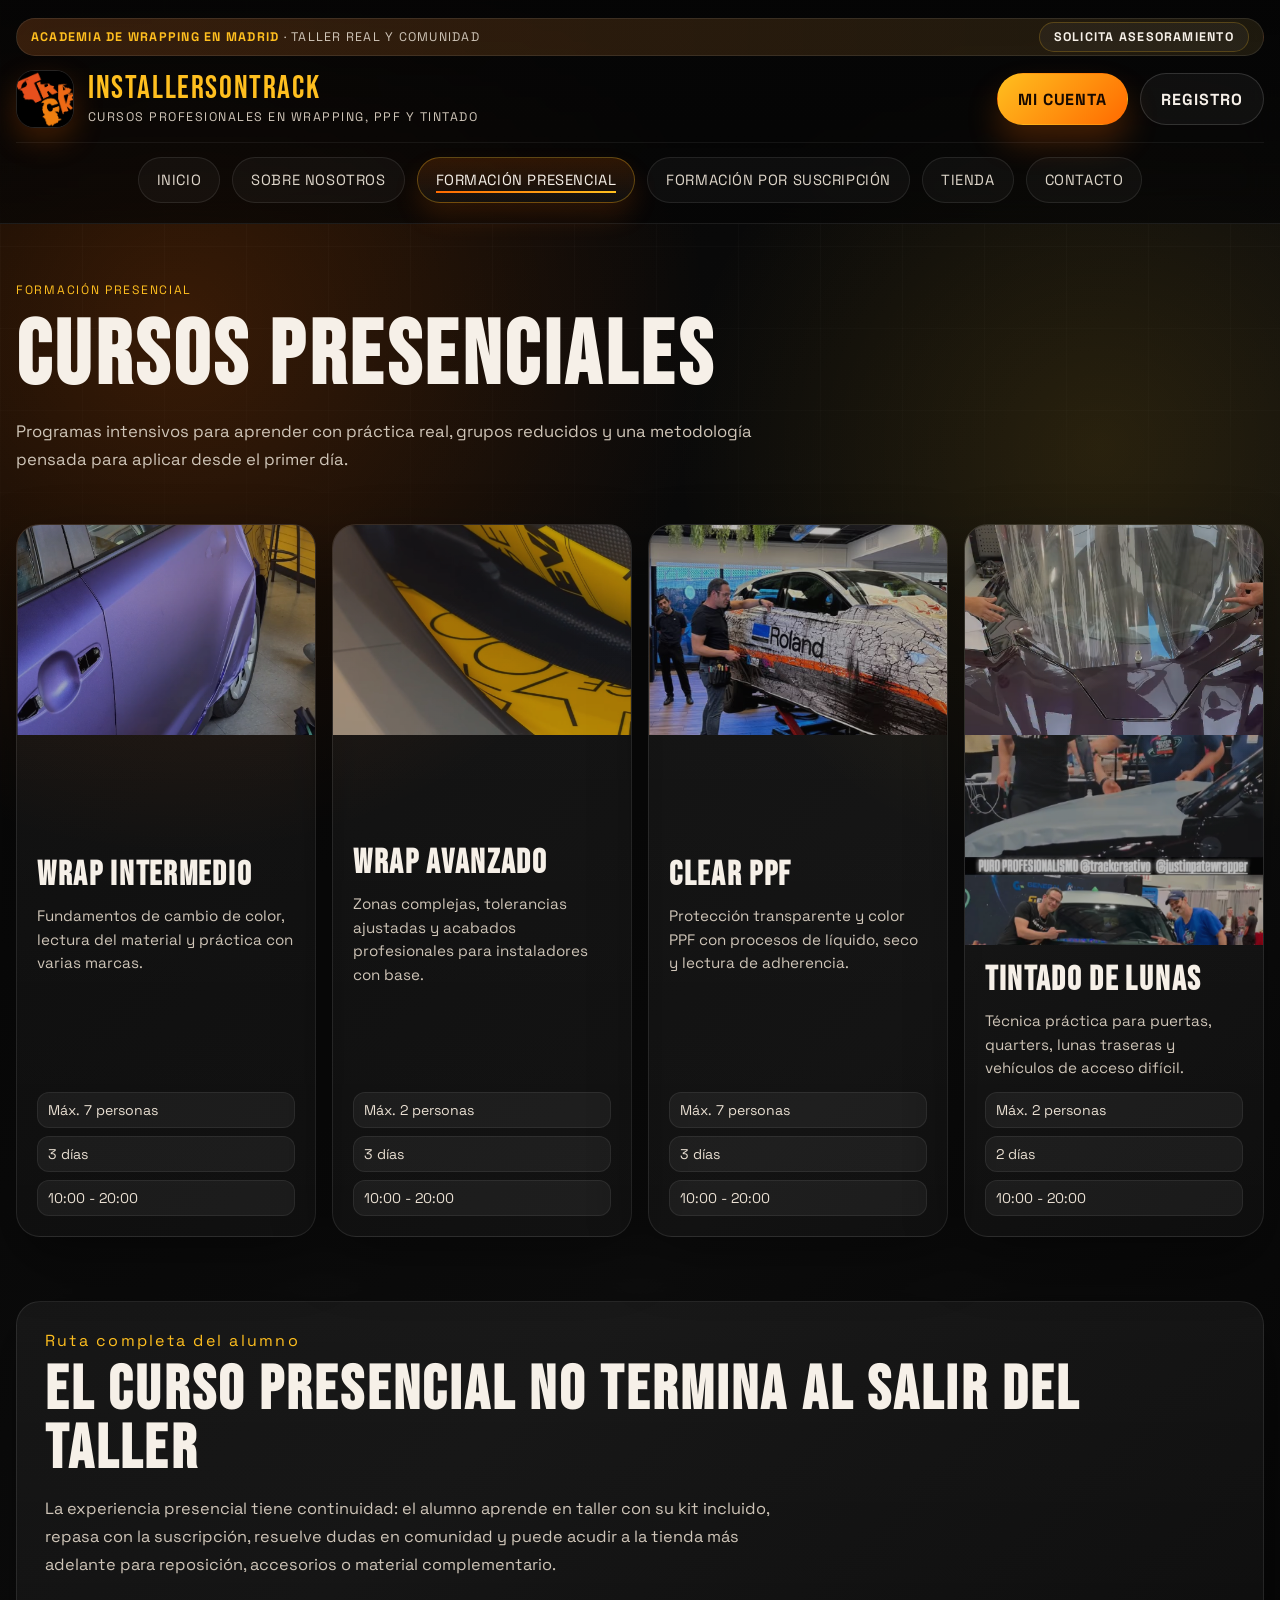
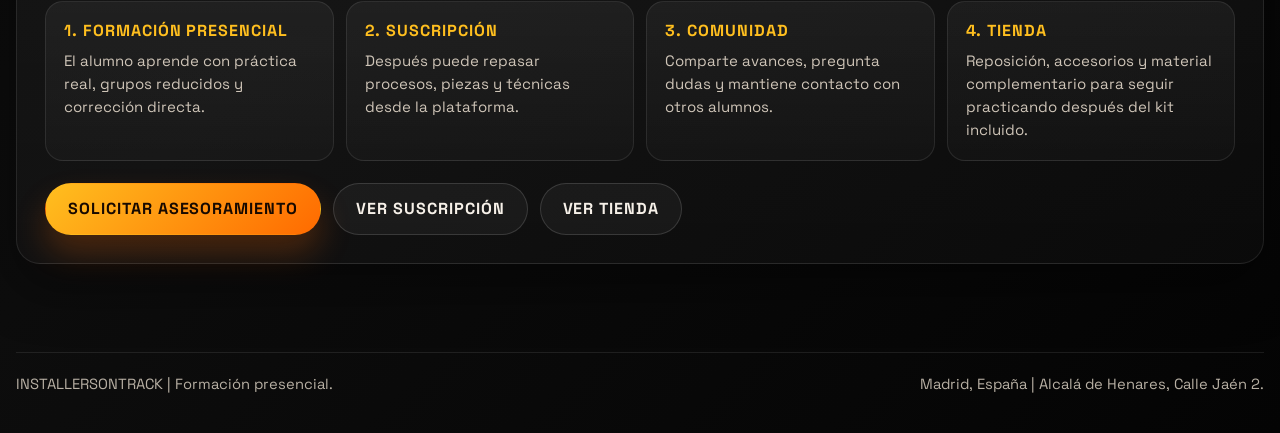
<file: formacion-presencial.html>
﻿<!DOCTYPE html>
<html lang="es">
<head>
  <meta charset="UTF-8">
  <meta name="viewport" content="width=device-width, initial-scale=1.0">
  <meta name="description" content="Cursos presenciales de INSTALLERSONTRACK en Madrid: Wrap intermedio, Wrap avanzado, Clear PPF y Tintado de lunas.">
  <meta name="theme-color" content="#050505">
  <meta property="og:title" content="Cursos Presenciales | INSTALLERSONTRACK">
  <meta property="og:description" content="Cursos presenciales de INSTALLERSONTRACK en Madrid: Wrap intermedio, Wrap avanzado, Clear PPF y Tintado de lunas.">
  <meta property="og:type" content="website">
  <meta property="og:image" content="logo.jpg">
  <meta name="twitter:card" content="summary_large_image">
  <meta name="twitter:title" content="Cursos Presenciales | INSTALLERSONTRACK">
  <meta name="twitter:description" content="Cursos presenciales de INSTALLERSONTRACK en Madrid: Wrap intermedio, Wrap avanzado, Clear PPF y Tintado de lunas.">
  <meta name="twitter:image" content="logo.jpg">
  <title>Cursos Presenciales | INSTALLERSONTRACK</title>
  <link rel="icon" href="logo.jpg" type="image/jpeg">
  <link rel="preconnect" href="https://fonts.googleapis.com">
  <link rel="preconnect" href="https://fonts.gstatic.com" crossorigin>
  <link href="https://fonts.googleapis.com/css2?family=Bebas+Neue&family=Space+Grotesk:wght@400;500;700&display=swap" rel="stylesheet">
  <link rel="stylesheet" href="formacion-presencial.css">
  
  <link rel="stylesheet" href="design-system.css">

  <script type="application/ld+json">
  {
    "@context": "https://schema.org",
    "@type": "BreadcrumbList",
    "itemListElement": [
      { "@type": "ListItem", "position": 1, "name": "Inicio", "item": "index.html" },
      { "@type": "ListItem", "position": 2, "name": "Formación presencial", "item": "formacion-presencial.html" }
    ]
  }
  </script>
</head>
<body>
  <header class="site-header">
    <div class="page-shell header-inner">
      <div class="header-ribbon">
        <span><strong>Academia de wrapping en Madrid</strong> · Taller real y comunidad</span>
        <a class="ribbon-link" href="contacto.html">Solicita asesoramiento</a>
      </div>

      <div class="header-top">
        <a class="brand" href="index.html" aria-label="Ir al inicio">
          <img decoding="async" class="brand-logo" src="logo.jpg" alt="Logo de INSTALLERSONTRACK">
          <div class="brand-copy">
            <div class="brand-name">INSTALLERSONTRACK</div>
            <div class="brand-tag">Cursos profesionales en wrapping, PPF y tintado</div>
          </div>
        </a>



        


        <div class="header-actions">
          <a class="header-cta" href="mi-cuenta.html">Mi cuenta</a>
          <a class="header-ghost" href="registro.html">Registro</a>
        </div>
      </div>

      <div class="header-nav-row">
        <nav class="nav" aria-label="Principal">
          <a href="index.html">Inicio</a>
          <a href="sobre-nosotros.html">Sobre nosotros</a>
          <a class="is-active" href="formacion-presencial.html" aria-current="page">Formación presencial</a>
          <a href="formacion-suscripcion.html">Formación por suscripción</a>
          <a href="tienda.html">Tienda</a>
          <a href="contacto.html">Contacto</a>
        </nav>
      </div>
    </div>
  </header>

  <main>
    <section class="page-title">
      <div class="page-shell">
        <span class="eyebrow">Formación presencial</span>
        <h1>Cursos presenciales</h1>
        <p>Programas intensivos para aprender con práctica real, grupos reducidos y una metodología pensada para aplicar desde el primer día.</p>
      </div>
    </section>

    <section class="page-shell course-index-grid" aria-label="Cursos presenciales">
      <a class="course-card" href="curso-wrap-intermedio.html">
        <img loading="lazy" decoding="async" src="Captura de pantalla 2026-05-08 133438.png" alt="Aplicación de vinilo morado en la puerta de un coche">
        <div class="course-card-copy">
          <h2>Wrap intermedio</h2>
          <p>Fundamentos de cambio de color, lectura del material y práctica con varias marcas.</p>
          <div class="course-meta">
            <span>Máx. 7 personas</span>
            <span>3 días</span>
            <span>10:00 - 20:00</span>
          </div>
        </div>
      </a>

      <a class="course-card" href="curso-wrap-avanzado.html">
        <img loading="lazy" decoding="async" src="Captura de pantalla 2026-05-08 142441.png" alt="Detalle de wrapping amarillo cerca de una rueda">
        <div class="course-card-copy">
          <h2>Wrap avanzado</h2>
          <p>Zonas complejas, tolerancias ajustadas y acabados profesionales para instaladores con base.</p>
          <div class="course-meta">
            <span>Máx. 2 personas</span>
            <span>3 días</span>
            <span>10:00 - 20:00</span>
          </div>
        </div>
      </a>

      <a class="course-card" href="curso-clear-ppf.html">
        <img loading="lazy" decoding="async" src="Captura de pantalla 2026-05-08 142551.png" alt="Instructor durante una masterclass junto a un coche rotulado">
        <div class="course-card-copy">
          <h2>Clear PPF</h2>
          <p>Protección transparente y color PPF con procesos de líquido, seco y lectura de adherencia.</p>
          <div class="course-meta">
            <span>Máx. 7 personas</span>
            <span>3 días</span>
            <span>10:00 - 20:00</span>
          </div>
        </div>
      </a>

      <a class="course-card" href="curso-tintado-lunas.html">
        <img loading="lazy" decoding="async" src="tintado-lunas.png" alt="Aplicación de lámina de tintado en la luna de un coche deportivo morado">
        <img loading="lazy" decoding="async" src="Captura de pantalla 2026-05-08 142703.png" alt="Profesionales posando junto a un coche en una feria">
        <div class="course-card-copy">
          <h2>Tintado de lunas</h2>
          <p>Técnica práctica para puertas, quarters, lunas traseras y vehículos de acceso difícil.</p>
          <div class="course-meta">
            <span>Máx. 2 personas</span>
            <span>2 días</span>
            <span>10:00 - 20:00</span>
          </div>
        </div>
      </a>
    </section>

    <section class="learning-route">
      <div class="page-shell route-panel">
        <span class="eyebrow">Ruta completa del alumno</span>
        <h2>El curso presencial no termina al salir del taller</h2>
        <p>La experiencia presencial tiene continuidad: el alumno aprende en taller con su kit incluido, repasa con la suscripción, resuelve dudas en comunidad y puede acudir a la tienda más adelante para reposición, accesorios o material complementario.</p>

        <div class="route-grid">
          <div class="route-card">
            <strong>1. Formación presencial</strong>
            <span>El alumno aprende con práctica real, grupos reducidos y corrección directa.</span>
          </div>
          <div class="route-card">
            <strong>2. Suscripción</strong>
            <span>Después puede repasar procesos, piezas y técnicas desde la plataforma.</span>
          </div>
          <div class="route-card">
            <strong>3. Comunidad</strong>
            <span>Comparte avances, pregunta dudas y mantiene contacto con otros alumnos.</span>
          </div>
          <div class="route-card">
            <strong>4. Tienda</strong>
            <span>Reposición, accesorios y material complementario para seguir practicando después del kit incluido.</span>
          </div>
        </div>

        <div class="route-actions">
          <a class="button-primary" href="contacto.html">Solicitar asesoramiento</a>
          <a class="button-secondary" href="formacion-suscripcion.html">Ver suscripción</a>
          <a class="button-secondary" href="tienda.html">Ver tienda</a>
        </div>
      </div>
    </section>
  </main>

  <footer class="site-footer">
    <div class="page-shell footer-line">
      <span>INSTALLERSONTRACK | Formación presencial.</span>
      <span>Madrid, España | Alcalá de Henares, Calle Jaén 2.</span>
    </div>
  </footer>

</body>
</html>
</file>
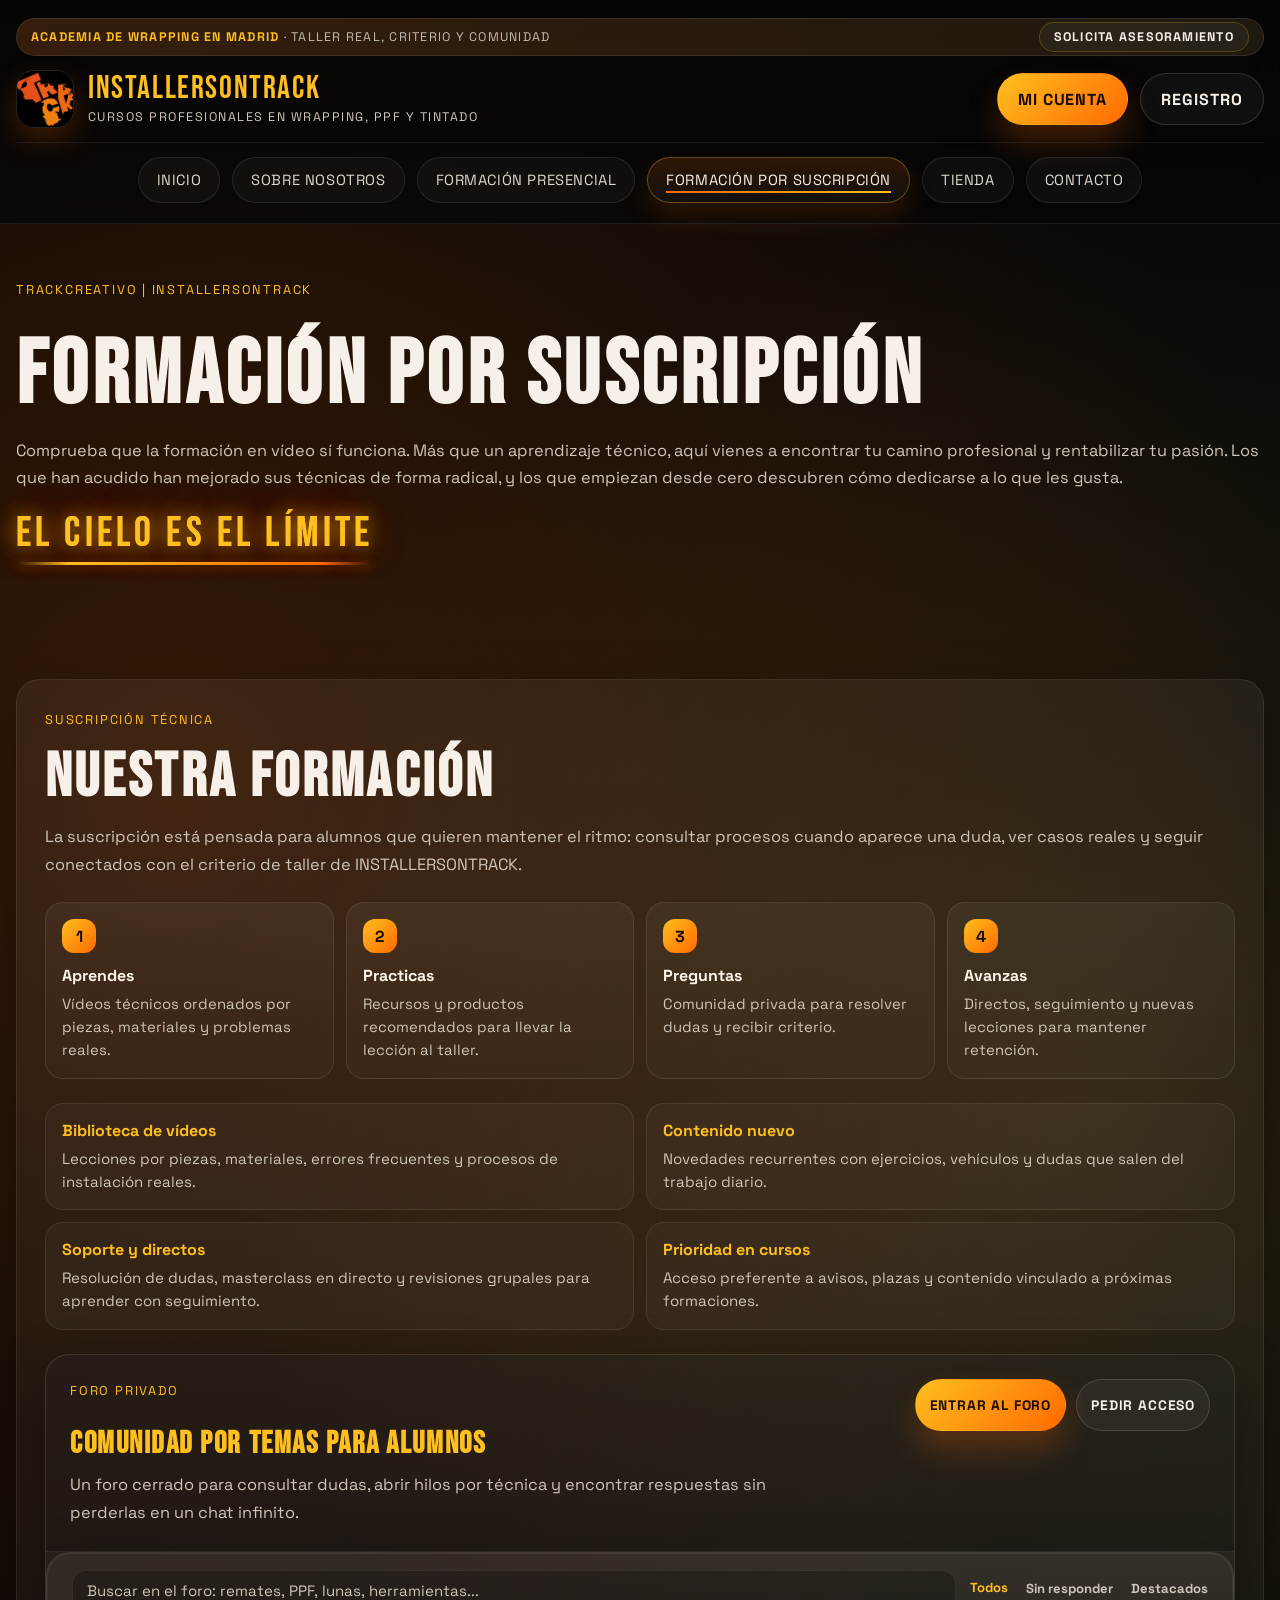
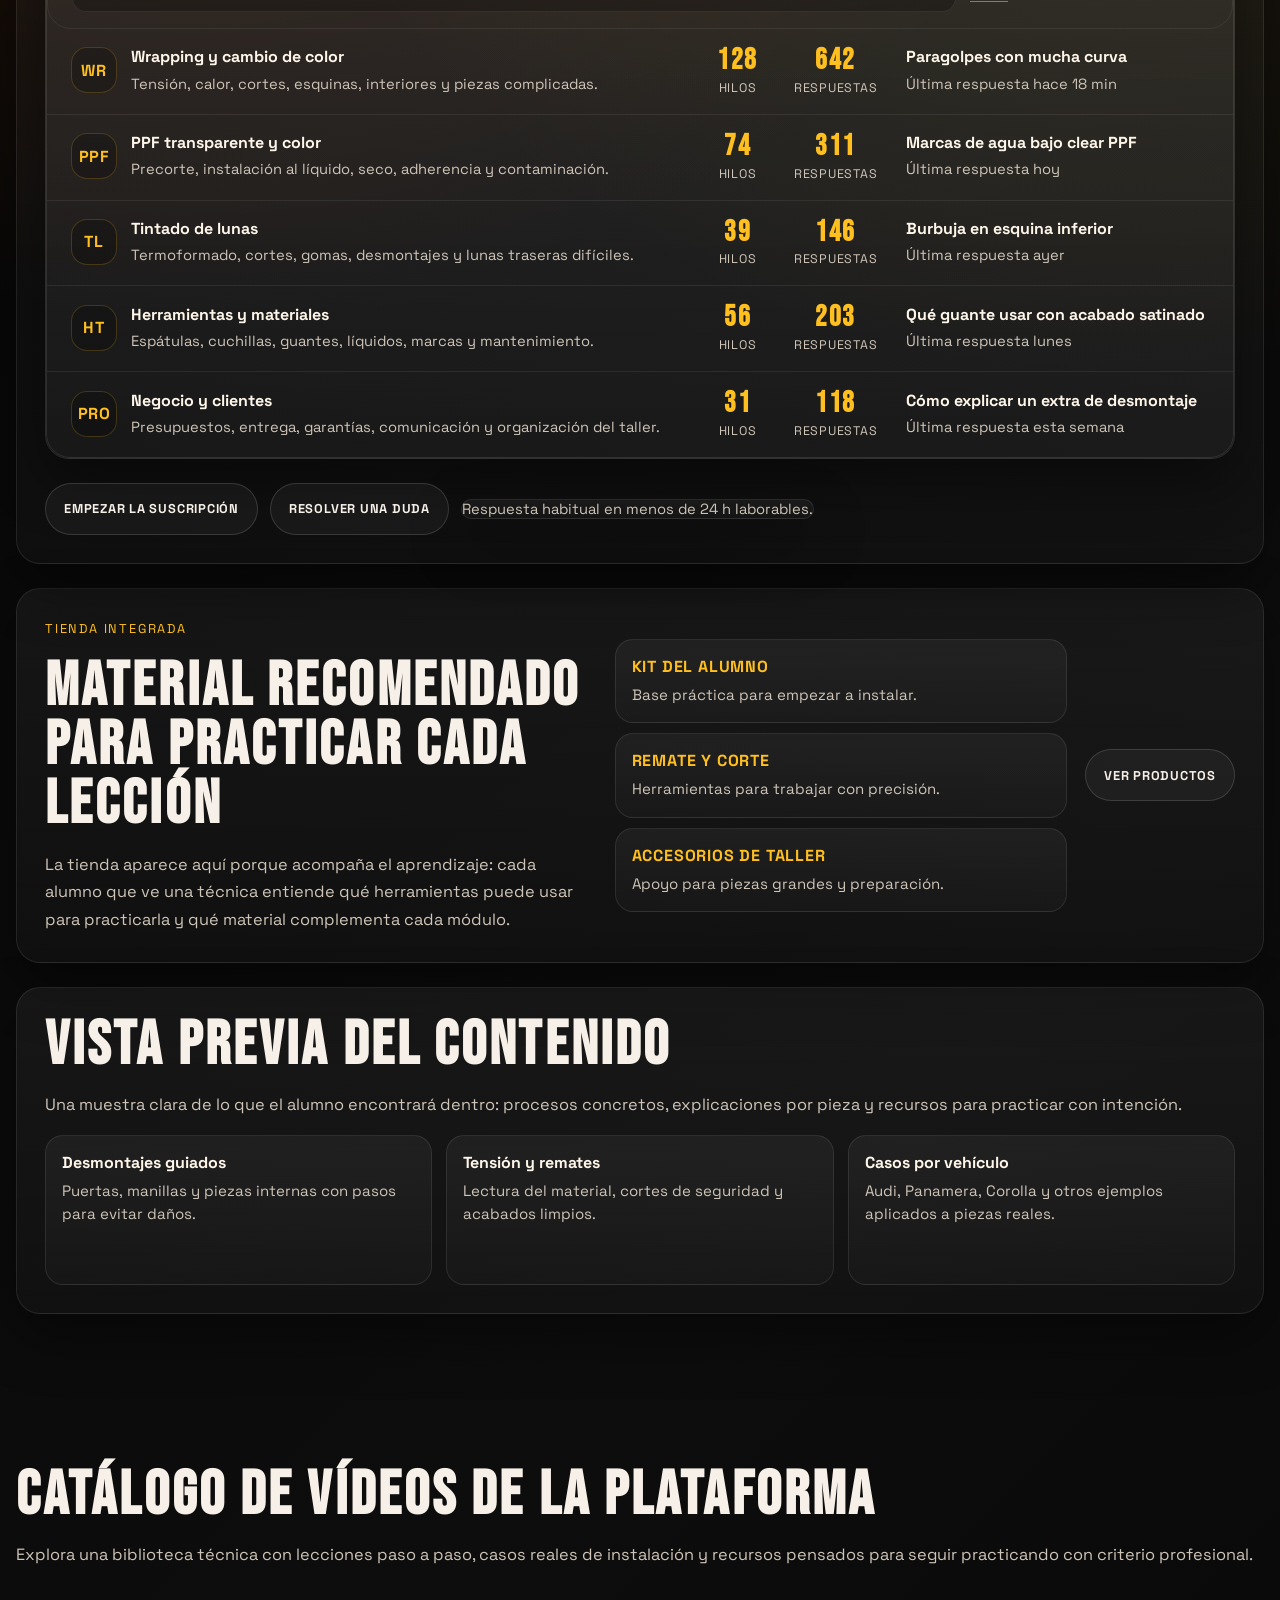
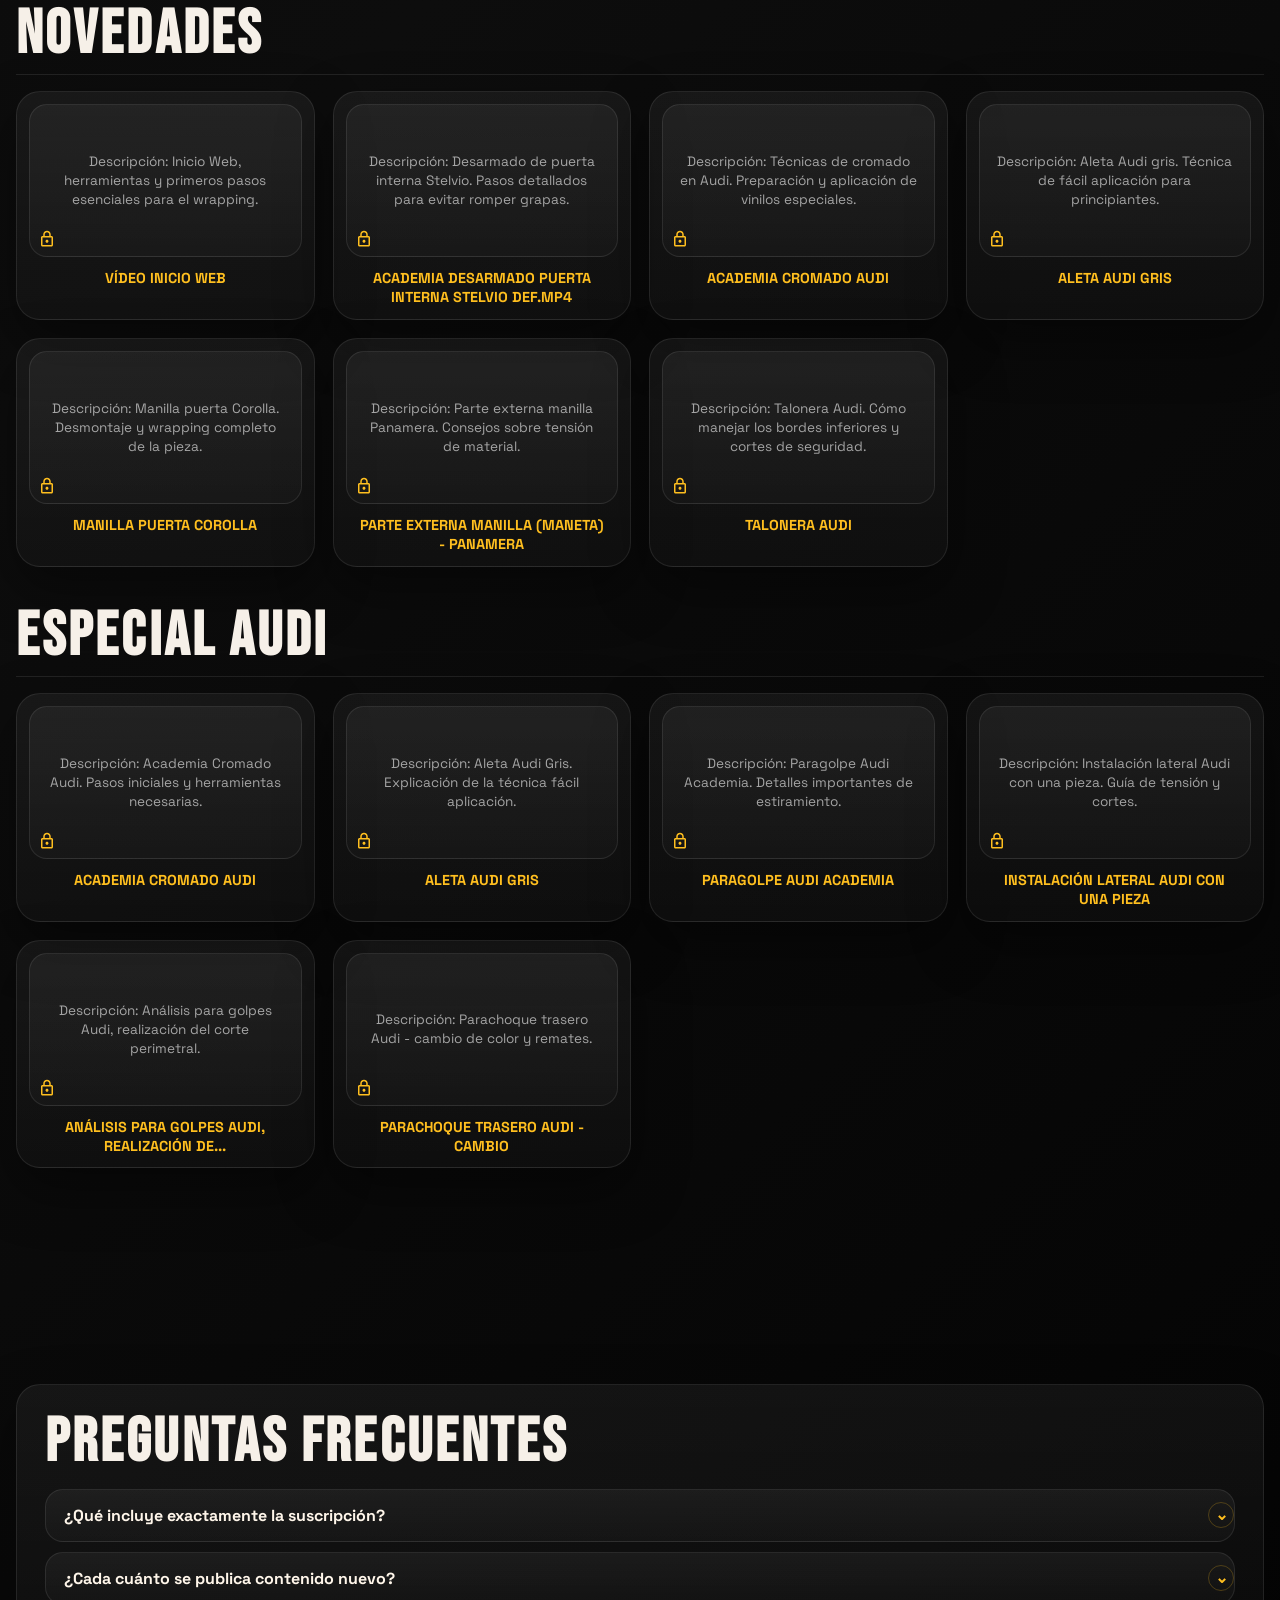
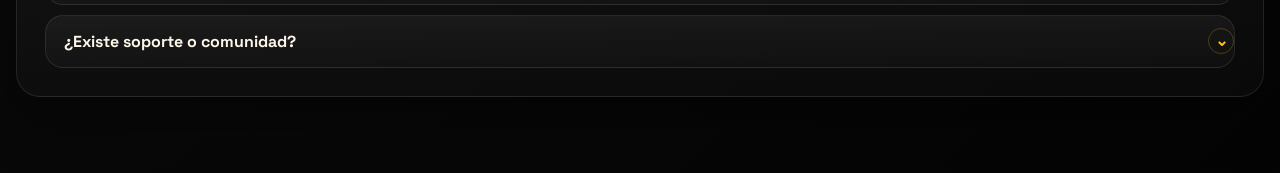
<file: formacion-suscripcion.html>
﻿<!DOCTYPE html>
<html lang="es">
<head>
  <meta charset="UTF-8">
  <meta name="viewport" content="width=device-width, initial-scale=1.0">
  <meta name="description" content="Formación por suscripción de INSTALLERSONTRACK con biblioteca técnica, comunidad privada, soporte, directos y recursos para seguir aprendiendo wrapping.">
  <meta name="theme-color" content="#050505">
  <meta property="og:title" content="Formación por suscripción | INSTALLERSONTRACK">
  <meta property="og:description" content="Formación por suscripción de INSTALLERSONTRACK con biblioteca técnica, comunidad privada, soporte, directos y recursos para seguir aprendiendo wrapping.">
  <meta property="og:type" content="website">
  <meta property="og:image" content="logo.jpg">
  <meta name="twitter:card" content="summary_large_image">
  <meta name="twitter:title" content="Formación por suscripción | INSTALLERSONTRACK">
  <meta name="twitter:description" content="Formación por suscripción de INSTALLERSONTRACK con biblioteca técnica, comunidad privada, soporte, directos y recursos para seguir aprendiendo wrapping.">
  <meta name="twitter:image" content="logo.jpg">
  <title>Formación por suscripción | INSTALLERSONTRACK</title>
  <link rel="icon" href="logo.jpg" type="image/jpeg">
  <link rel="preconnect" href="https://fonts.googleapis.com">
  <link rel="preconnect" href="https://fonts.gstatic.com" crossorigin>
  <link href="https://fonts.googleapis.com/css2?family=Bebas+Neue&family=Space+Grotesk:wght@400;500;700&display=swap" rel="stylesheet">
  <link rel="stylesheet" href="formacion-suscripcion.css">
  <script type="application/ld+json">
    {
      "@context": "https://schema.org",
      "@type": "FAQPage",
      "mainEntity": [
        {
          "@type": "Question",
          "name": "¿Qué incluye la formación por suscripción?",
          "acceptedAnswer": {
            "@type": "Answer",
            "text": "Incluye acceso a una biblioteca técnica de vídeos, nuevas lecciones, soporte para dudas, comunidad privada, recursos de práctica y acceso prioritario a novedades de formación."
          }
        },
        {
          "@type": "Question",
          "name": "¿Cada cuánto se publica contenido nuevo?",
          "acceptedAnswer": {
            "@type": "Answer",
            "text": "La plataforma se plantea como formación continua con novedades recurrentes y contenido actualizado según materiales, vehículos y dudas reales de alumnos."
          }
        },
        {
          "@type": "Question",
          "name": "¿Puedo resolver dudas dentro de la suscripción?",
          "acceptedAnswer": {
            "@type": "Answer",
            "text": "Sí. La suscripción incorpora soporte y acceso a comunidad privada para compartir dudas, avances y trabajos con otros alumnos."
          }
        }
      ]
    }
  </script>
  <link rel="stylesheet" href="site-header.css">
  <link rel="stylesheet" href="design-system.css">

  <script type="application/ld+json">
  {
    "@context": "https://schema.org",
    "@type": "BreadcrumbList",
    "itemListElement": [
      { "@type": "ListItem", "position": 1, "name": "Inicio", "item": "index.html" },
      { "@type": "ListItem", "position": 2, "name": "Formación por suscripción", "item": "formacion-suscripcion.html" }
    ]
  }
  </script>

  <script type="application/ld+json">
  {
    "@context": "https://schema.org",
    "@type": "Course",
    "name": "Formación por suscripción INSTALLERSONTRACK",
    "description": "Biblioteca técnica online con comunidad privada, soporte, directos y recursos para seguir aprendiendo wrapping, PPF y tintado.",
    "provider": { "@type": "Organization", "name": "INSTALLERSONTRACK", "sameAs": "https://installersontrack.com/" },
    "courseMode": "Online",
    "inLanguage": "es"
  }
  </script>
</head>
<body class="subscription-page">
  <header class="site-header">
    <div class="page-shell header-inner">
      <div class="header-ribbon">
        <span><strong>Academia de wrapping en Madrid</strong> · Taller real, criterio y comunidad</span>
        <a class="ribbon-link" href="contacto.html">Solicita asesoramiento</a>
      </div>

      <div class="header-top">
        <a class="brand" href="index.html" aria-label="Ir al inicio">
          <img decoding="async" class="brand-logo" src="logo.jpg" alt="Logo de INSTALLERSONTRACK">
          <div class="brand-copy">
            <div class="brand-name">INSTALLERSONTRACK</div>
            <div class="brand-tag">Cursos profesionales en wrapping, PPF y tintado</div>
          </div>
        </a>

 

        

        <div class="header-actions">
          <a class="header-cta" href="mi-cuenta.html">Mi cuenta</a>
          <a class="header-ghost" href="registro.html">Registro</a>
        </div>
      </div>

      <div class="header-nav-row">
        <nav class="nav" aria-label="Principal">
          <a href="index.html">Inicio</a>
          <a href="sobre-nosotros.html">Sobre nosotros</a>
          <a href="formacion-presencial.html">Formación presencial</a>
          <a class="is-active" href="formacion-suscripcion.html" aria-current="page">Formación por suscripción</a>
          <a href="tienda.html">Tienda</a>
          <a href="contacto.html">Contacto</a>
        </nav>
      </div>
    </div>
  </header>

  <main>
    <section class="hero page-shell">
      <span class="eyebrow">TRACKCREATIVO | INSTALLERSONTRACK</span>
      <h1>Formación por suscripción</h1>
      <p>
        Comprueba que la formación en vídeo sí funciona. Más que un aprendizaje técnico, aquí vienes a encontrar tu camino profesional y rentabilizar tu pasión. Los que han acudido han mejorado sus técnicas de forma radical, y los que empiezan desde cero descubren cómo dedicarse a lo que les gusta.<span class="hero-limit">EL CIELO ES EL LÍMITE</span>
      </p>
    </section>

    <section class="subscription-value">
      <div class="page-shell">
        <div class="value-layout">
          <article class="value-panel">
            <span class="eyebrow">Suscripción técnica</span>
            <h2 class="section-title">Nuestra formación</h2>
            <p class="section-desc wide">La suscripción está pensada para alumnos que quieren mantener el ritmo: consultar procesos cuando aparece una duda, ver casos reales y seguir conectados con el criterio de taller de INSTALLERSONTRACK.</p>

            <div class="ecosystem-map" aria-label="Estructura de la formación por suscripción">
              <div class="ecosystem-step">
                <span>1</span>
                <strong>Aprendes</strong>
                <p>Vídeos técnicos ordenados por piezas, materiales y problemas reales.</p>
              </div>
              <div class="ecosystem-step">
                <span>2</span>
                <strong>Practicas</strong>
                <p>Recursos y productos recomendados para llevar la lección al taller.</p>
              </div>
              <div class="ecosystem-step">
                <span>3</span>
                <strong>Preguntas</strong>
                <p>Comunidad privada para resolver dudas y recibir criterio.</p>
              </div>
              <div class="ecosystem-step">
                <span>4</span>
                <strong>Avanzas</strong>
                <p>Directos, seguimiento y nuevas lecciones para mantener retención.</p>
              </div>
            </div>

            <div class="benefit-list">
              <div class="benefit-item">
                <strong>Biblioteca de vídeos</strong>
                <span>Lecciones por piezas, materiales, errores frecuentes y procesos de instalación reales.</span>
              </div>
              <div class="benefit-item">
                <strong>Contenido nuevo</strong>
                <span>Novedades recurrentes con ejercicios, vehículos y dudas que salen del trabajo diario.</span>
              </div>
              <div class="benefit-item">
                <strong>Soporte y directos</strong>
                <span>Resolución de dudas, masterclass en directo y revisiones grupales para aprender con seguimiento.</span>
              </div>
              <div class="benefit-item">
                <strong>Prioridad en cursos</strong>
                <span>Acceso preferente a avisos, plazas y contenido vinculado a próximas formaciones.</span>
              </div>
            </div>

            <section class="community-system" aria-labelledby="comunidad-mixta">
              <div class="forum-head">
                <div>
                  <span class="eyebrow">Foro privado</span>
                  <h3 id="comunidad-mixta">Comunidad por temas para alumnos</h3>
                  <p>Un foro cerrado para consultar dudas, abrir hilos por técnica y encontrar respuestas sin perderlas en un chat infinito.</p>
                </div>
                <div class="forum-actions" aria-label="Acciones del foro">
                  <a class="forum-button primary" href="registro.html">Entrar al foro</a>
                  <a class="forum-button" href="contacto.html">Pedir acceso</a>
                </div>
              </div>

              <div class="forum-shell">
                <div class="forum-toolbar">
                  <div class="forum-search">Buscar en el foro: remates, PPF, lunas, herramientas...</div>
                  <div class="forum-tabs" aria-label="Filtros de foro">
                    <span class="forum-tab is-active">Todos</span>
                    <span class="forum-tab">Sin responder</span>
                    <span class="forum-tab">Destacados</span>
                  </div>
                </div>

                <div class="forum-list" aria-label="Categorías del foro privado">
                  <div class="forum-row">
                    <div class="forum-category">
                      <div class="forum-icon">WR</div>
                      <div>
                        <strong>Wrapping y cambio de color</strong>
                        <p>Tensión, calor, cortes, esquinas, interiores y piezas complicadas.</p>
                      </div>
                    </div>
                    <div class="forum-count"><b>128</b><span>Hilos</span></div>
                    <div class="forum-count"><b>642</b><span>Respuestas</span></div>
                    <div class="forum-last">
                      <strong>Paragolpes con mucha curva</strong>
                      <span>Última respuesta hace 18 min</span>
                    </div>
                  </div>

                  <div class="forum-row">
                    <div class="forum-category">
                      <div class="forum-icon">PPF</div>
                      <div>
                        <strong>PPF transparente y color</strong>
                        <p>Precorte, instalación al líquido, seco, adherencia y contaminación.</p>
                      </div>
                    </div>
                    <div class="forum-count"><b>74</b><span>Hilos</span></div>
                    <div class="forum-count"><b>311</b><span>Respuestas</span></div>
                    <div class="forum-last">
                      <strong>Marcas de agua bajo clear PPF</strong>
                      <span>Última respuesta hoy</span>
                    </div>
                  </div>

                  <div class="forum-row">
                    <div class="forum-category">
                      <div class="forum-icon">TL</div>
                      <div>
                        <strong>Tintado de lunas</strong>
                        <p>Termoformado, cortes, gomas, desmontajes y lunas traseras difíciles.</p>
                      </div>
                    </div>
                    <div class="forum-count"><b>39</b><span>Hilos</span></div>
                    <div class="forum-count"><b>146</b><span>Respuestas</span></div>
                    <div class="forum-last">
                      <strong>Burbuja en esquina inferior</strong>
                      <span>Última respuesta ayer</span>
                    </div>
                  </div>

                  <div class="forum-row">
                    <div class="forum-category">
                      <div class="forum-icon">HT</div>
                      <div>
                        <strong>Herramientas y materiales</strong>
                        <p>Espátulas, cuchillas, guantes, líquidos, marcas y mantenimiento.</p>
                      </div>
                    </div>
                    <div class="forum-count"><b>56</b><span>Hilos</span></div>
                    <div class="forum-count"><b>203</b><span>Respuestas</span></div>
                    <div class="forum-last">
                      <strong>Qué guante usar con acabado satinado</strong>
                      <span>Última respuesta lunes</span>
                    </div>
                  </div>

                  <div class="forum-row">
                    <div class="forum-category">
                      <div class="forum-icon">PRO</div>
                      <div>
                        <strong>Negocio y clientes</strong>
                        <p>Presupuestos, entrega, garantías, comunicación y organización del taller.</p>
                      </div>
                    </div>
                    <div class="forum-count"><b>31</b><span>Hilos</span></div>
                    <div class="forum-count"><b>118</b><span>Respuestas</span></div>
                    <div class="forum-last">
                      <strong>Cómo explicar un extra de desmontaje</strong>
                      <span>Última respuesta esta semana</span>
                    </div>
                  </div>
                </div>
              </div>
            </section>

            <div class="value-cta">
              <a class="offer-button offer-button-primary" href="registro.html">Empezar la suscripción</a>
              <a class="offer-button" href="contacto.html">Resolver una duda</a>
              <span class="response-note">Respuesta habitual en menos de 24 h laborables.</span>
            </div>
          </article>
        </div>

        <section class="store-spotlight" aria-labelledby="tienda-suscripcion">
          <div>
            <span class="eyebrow">Tienda integrada</span>
            <h2 id="tienda-suscripcion" class="section-title">Material recomendado para practicar cada lección</h2>
            <p class="section-desc wide">La tienda aparece aquí porque acompaña el aprendizaje: cada alumno que ve una técnica entiende qué herramientas puede usar para practicarla y qué material complementa cada módulo.</p>
          </div>
          <div class="store-spotlight-products">
            <a href="tienda.html">
              <strong>Kit del alumno</strong>
              <span>Base práctica para empezar a instalar.</span>
            </a>
            <a href="tienda.html">
              <strong>Remate y corte</strong>
              <span>Herramientas para trabajar con precisión.</span>
            </a>
            <a href="tienda.html">
              <strong>Accesorios de taller</strong>
              <span>Apoyo para piezas grandes y preparación.</span>
            </a>
          </div>
          <a class="offer-button offer-button-primary" href="tienda.html">Ver productos</a>
        </section>

        <div class="preview-panel">
          <h2 class="section-title">Vista previa del contenido</h2>
          <p class="section-desc wide">Una muestra clara de lo que el alumno encontrará dentro: procesos concretos, explicaciones por pieza y recursos para practicar con intención.</p>
          <div class="preview-grid">
            <div class="preview-item">
              <strong>Desmontajes guiados</strong>
              <span>Puertas, manillas y piezas internas con pasos para evitar daños.</span>
            </div>
            <div class="preview-item">
              <strong>Tensión y remates</strong>
              <span>Lectura del material, cortes de seguridad y acabados limpios.</span>
            </div>
            <div class="preview-item">
              <strong>Casos por vehículo</strong>
              <span>Audi, Panamera, Corolla y otros ejemplos aplicados a piezas reales.</span>
            </div>
          </div>
        </div>
      </div>
    </section>

    <section class="video-section">
      <div class="page-shell">
        <div class="section-heading">
          <h2 class="section-title">Catálogo de vídeos de la plataforma</h2>
          <p class="section-desc wide">Explora una biblioteca técnica con lecciones paso a paso, casos reales de instalación y recursos pensados para seguir practicando con criterio profesional.</p>
        </div>

        <div class="video-category">
          <h3>Novedades</h3>
          <div class="yt-grid">
            <div class="yt-video">
              <div class="yt-thumbnail">
                <span class="yt-thumbnail-text">Descripción: Inicio Web, herramientas y primeros pasos esenciales para el wrapping.</span>
                <div class="yt-lock">
                  <svg width="18" height="18" viewBox="0 0 24 24" fill="currentColor"><path d="M18 8h-1V6c0-2.76-2.24-5-5-5S7 3.24 7 6v2H6c-1.1 0-2 .9-2 2v10c0 1.1.9 2 2 2h12c1.1 0 2-.9 2-2V10c0-1.1-.9-2-2-2zM9 6c0-1.66 1.34-3 3-3s3 1.34 3 3v2H9V6zm9 14H6V10h12v10zm-6-3c1.1 0 2-.9 2-2s-.9-2-2-2-2 .9-2 2 .9 2 2 2z"/></svg>
                </div>
              </div>
              <div class="yt-info">
                <div class="yt-title">Vídeo Inicio Web</div>
              </div>
            </div>
            <div class="yt-video">
              <div class="yt-thumbnail">
                <span class="yt-thumbnail-text">Descripción: Desarmado de puerta interna Stelvio. Pasos detallados para evitar romper grapas.</span>
                <div class="yt-lock">
                  <svg width="18" height="18" viewBox="0 0 24 24" fill="currentColor"><path d="M18 8h-1V6c0-2.76-2.24-5-5-5S7 3.24 7 6v2H6c-1.1 0-2 .9-2 2v10c0 1.1.9 2 2 2h12c1.1 0 2-.9 2-2V10c0-1.1-.9-2-2-2zM9 6c0-1.66 1.34-3 3-3s3 1.34 3 3v2H9V6zm9 14H6V10h12v10zm-6-3c1.1 0 2-.9 2-2s-.9-2-2-2-2 .9-2 2 .9 2 2 2z"/></svg>
                </div>
              </div>
              <div class="yt-info">
                <div class="yt-title">ACADEMIA DESARMADO PUERTA INTERNA STELVIO DEF.mp4</div>
              </div>
            </div>
            <div class="yt-video">
              <div class="yt-thumbnail">
                <span class="yt-thumbnail-text">Descripción: Técnicas de cromado en Audi. Preparación y aplicación de vinilos especiales.</span>
                <div class="yt-lock">
                  <svg width="18" height="18" viewBox="0 0 24 24" fill="currentColor"><path d="M18 8h-1V6c0-2.76-2.24-5-5-5S7 3.24 7 6v2H6c-1.1 0-2 .9-2 2v10c0 1.1.9 2 2 2h12c1.1 0 2-.9 2-2V10c0-1.1-.9-2-2-2zM9 6c0-1.66 1.34-3 3-3s3 1.34 3 3v2H9V6zm9 14H6V10h12v10zm-6-3c1.1 0 2-.9 2-2s-.9-2-2-2-2 .9-2 2 .9 2 2 2z"/></svg>
                </div>
              </div>
              <div class="yt-info">
                <div class="yt-title">ACADEMIA CROMADO AUDI</div>
              </div>
            </div>
            <div class="yt-video">
              <div class="yt-thumbnail">
                <span class="yt-thumbnail-text">Descripción: Aleta Audi gris. Técnica de fácil aplicación para principiantes.</span>
                <div class="yt-lock">
                  <svg width="18" height="18" viewBox="0 0 24 24" fill="currentColor"><path d="M18 8h-1V6c0-2.76-2.24-5-5-5S7 3.24 7 6v2H6c-1.1 0-2 .9-2 2v10c0 1.1.9 2 2 2h12c1.1 0 2-.9 2-2V10c0-1.1-.9-2-2-2zM9 6c0-1.66 1.34-3 3-3s3 1.34 3 3v2H9V6zm9 14H6V10h12v10zm-6-3c1.1 0 2-.9 2-2s-.9-2-2-2-2 .9-2 2 .9 2 2 2z"/></svg>
                </div>
              </div>
              <div class="yt-info">
                <div class="yt-title">Aleta Audi gris</div>
              </div>
            </div>
            <div class="yt-video">
              <div class="yt-thumbnail">
                <span class="yt-thumbnail-text">Descripción: Manilla puerta Corolla. Desmontaje y wrapping completo de la pieza.</span>
                <div class="yt-lock">
                  <svg width="18" height="18" viewBox="0 0 24 24" fill="currentColor"><path d="M18 8h-1V6c0-2.76-2.24-5-5-5S7 3.24 7 6v2H6c-1.1 0-2 .9-2 2v10c0 1.1.9 2 2 2h12c1.1 0 2-.9 2-2V10c0-1.1-.9-2-2-2zM9 6c0-1.66 1.34-3 3-3s3 1.34 3 3v2H9V6zm9 14H6V10h12v10zm-6-3c1.1 0 2-.9 2-2s-.9-2-2-2-2 .9-2 2 .9 2 2 2z"/></svg>
                </div>
              </div>
              <div class="yt-info">
                <div class="yt-title">Manilla Puerta Corolla</div>
              </div>
            </div>
            <div class="yt-video">
              <div class="yt-thumbnail">
                <span class="yt-thumbnail-text">Descripción: Parte externa manilla Panamera. Consejos sobre tensión de material.</span>
                <div class="yt-lock">
                  <svg width="18" height="18" viewBox="0 0 24 24" fill="currentColor"><path d="M18 8h-1V6c0-2.76-2.24-5-5-5S7 3.24 7 6v2H6c-1.1 0-2 .9-2 2v10c0 1.1.9 2 2 2h12c1.1 0 2-.9 2-2V10c0-1.1-.9-2-2-2zM9 6c0-1.66 1.34-3 3-3s3 1.34 3 3v2H9V6zm9 14H6V10h12v10zm-6-3c1.1 0 2-.9 2-2s-.9-2-2-2-2 .9-2 2 .9 2 2 2z"/></svg>
                </div>
              </div>
              <div class="yt-info">
                <div class="yt-title">Parte Externa manilla (maneta) - Panamera</div>
              </div>
            </div>
            <div class="yt-video">
              <div class="yt-thumbnail">
                <span class="yt-thumbnail-text">Descripción: Talonera Audi. Cómo manejar los bordes inferiores y cortes de seguridad.</span>
                <div class="yt-lock">
                  <svg width="18" height="18" viewBox="0 0 24 24" fill="currentColor"><path d="M18 8h-1V6c0-2.76-2.24-5-5-5S7 3.24 7 6v2H6c-1.1 0-2 .9-2 2v10c0 1.1.9 2 2 2h12c1.1 0 2-.9 2-2V10c0-1.1-.9-2-2-2zM9 6c0-1.66 1.34-3 3-3s3 1.34 3 3v2H9V6zm9 14H6V10h12v10zm-6-3c1.1 0 2-.9 2-2s-.9-2-2-2-2 .9-2 2 .9 2 2 2z"/></svg>
                </div>
              </div>
              <div class="yt-info">
                <div class="yt-title">Talonera Audi</div>
              </div>
            </div>
          </div>
        </div>

        <div class="video-category">
          <h3>Especial Audi</h3>
          <div class="yt-grid">
            <div class="yt-video">
              <div class="yt-thumbnail">
                <span class="yt-thumbnail-text">Descripción: Academia Cromado Audi. Pasos iniciales y herramientas necesarias.</span>
                <div class="yt-lock">
                  <svg width="18" height="18" viewBox="0 0 24 24" fill="currentColor"><path d="M18 8h-1V6c0-2.76-2.24-5-5-5S7 3.24 7 6v2H6c-1.1 0-2 .9-2 2v10c0 1.1.9 2 2 2h12c1.1 0 2-.9 2-2V10c0-1.1-.9-2-2-2zM9 6c0-1.66 1.34-3 3-3s3 1.34 3 3v2H9V6zm9 14H6V10h12v10zm-6-3c1.1 0 2-.9 2-2s-.9-2-2-2-2 .9-2 2 .9 2 2 2z"/></svg>
                </div>
              </div>
              <div class="yt-info">
                <div class="yt-title">ACADEMIA CROMADO AUDI</div>
              </div>
            </div>
            <div class="yt-video">
              <div class="yt-thumbnail">
                <span class="yt-thumbnail-text">Descripción: Aleta Audi Gris. Explicación de la técnica fácil aplicación.</span>
                <div class="yt-lock">
                  <svg width="18" height="18" viewBox="0 0 24 24" fill="currentColor"><path d="M18 8h-1V6c0-2.76-2.24-5-5-5S7 3.24 7 6v2H6c-1.1 0-2 .9-2 2v10c0 1.1.9 2 2 2h12c1.1 0 2-.9 2-2V10c0-1.1-.9-2-2-2zM9 6c0-1.66 1.34-3 3-3s3 1.34 3 3v2H9V6zm9 14H6V10h12v10zm-6-3c1.1 0 2-.9 2-2s-.9-2-2-2-2 .9-2 2 .9 2 2 2z"/></svg>
                </div>
              </div>
              <div class="yt-info">
                <div class="yt-title">Aleta Audi gris</div>
              </div>
            </div>
            <div class="yt-video">
              <div class="yt-thumbnail">
                <span class="yt-thumbnail-text">Descripción: Paragolpe Audi Academia. Detalles importantes de estiramiento.</span>
                <div class="yt-lock">
                  <svg width="18" height="18" viewBox="0 0 24 24" fill="currentColor"><path d="M18 8h-1V6c0-2.76-2.24-5-5-5S7 3.24 7 6v2H6c-1.1 0-2 .9-2 2v10c0 1.1.9 2 2 2h12c1.1 0 2-.9 2-2V10c0-1.1-.9-2-2-2zM9 6c0-1.66 1.34-3 3-3s3 1.34 3 3v2H9V6zm9 14H6V10h12v10zm-6-3c1.1 0 2-.9 2-2s-.9-2-2-2-2 .9-2 2 .9 2 2 2z"/></svg>
                </div>
              </div>
              <div class="yt-info">
                <div class="yt-title">PARAGOLPE AUDI ACADEMIA</div>
              </div>
            </div>
            <div class="yt-video">
              <div class="yt-thumbnail">
                <span class="yt-thumbnail-text">Descripción: Instalación lateral Audi con una pieza. Guía de tensión y cortes.</span>
                <div class="yt-lock">
                  <svg width="18" height="18" viewBox="0 0 24 24" fill="currentColor"><path d="M18 8h-1V6c0-2.76-2.24-5-5-5S7 3.24 7 6v2H6c-1.1 0-2 .9-2 2v10c0 1.1.9 2 2 2h12c1.1 0 2-.9 2-2V10c0-1.1-.9-2-2-2zM9 6c0-1.66 1.34-3 3-3s3 1.34 3 3v2H9V6zm9 14H6V10h12v10zm-6-3c1.1 0 2-.9 2-2s-.9-2-2-2-2 .9-2 2 .9 2 2 2z"/></svg>
                </div>
              </div>
              <div class="yt-info">
                <div class="yt-title">Instalación lateral audi con una pieza</div>
              </div>
            </div>
            <div class="yt-video">
              <div class="yt-thumbnail">
                <span class="yt-thumbnail-text">Descripción: Análisis para golpes Audi, realización del corte perimetral.</span>
                <div class="yt-lock">
                  <svg width="18" height="18" viewBox="0 0 24 24" fill="currentColor"><path d="M18 8h-1V6c0-2.76-2.24-5-5-5S7 3.24 7 6v2H6c-1.1 0-2 .9-2 2v10c0 1.1.9 2 2 2h12c1.1 0 2-.9 2-2V10c0-1.1-.9-2-2-2zM9 6c0-1.66 1.34-3 3-3s3 1.34 3 3v2H9V6zm9 14H6V10h12v10zm-6-3c1.1 0 2-.9 2-2s-.9-2-2-2-2 .9-2 2 .9 2 2 2z"/></svg>
                </div>
              </div>
              <div class="yt-info">
                <div class="yt-title">Análisis para golpes Audi, realización de...</div>
              </div>
            </div>
            <div class="yt-video">
              <div class="yt-thumbnail">
                <span class="yt-thumbnail-text">Descripción: Parachoque trasero Audi - cambio de color y remates.</span>
                <div class="yt-lock">
                  <svg width="18" height="18" viewBox="0 0 24 24" fill="currentColor"><path d="M18 8h-1V6c0-2.76-2.24-5-5-5S7 3.24 7 6v2H6c-1.1 0-2 .9-2 2v10c0 1.1.9 2 2 2h12c1.1 0 2-.9 2-2V10c0-1.1-.9-2-2-2zM9 6c0-1.66 1.34-3 3-3s3 1.34 3 3v2H9V6zm9 14H6V10h12v10zm-6-3c1.1 0 2-.9 2-2s-.9-2-2-2-2 .9-2 2 .9 2 2 2z"/></svg>
                </div>
              </div>
              <div class="yt-info">
                <div class="yt-title">Parachoque trasero Audi - cambio</div>
              </div>
            </div>
          </div>
        </div>
      </div>
    </section>

    <section class="page-shell">
      <div class="faq-panel">
        <h2 class="section-title">Preguntas frecuentes</h2>
        <div class="faq-list">
          <details>
            <summary>¿Qué incluye exactamente la suscripción?</summary>
            <p>Biblioteca técnica, nuevas lecciones, soporte para dudas, comunidad privada, recursos de práctica y acceso prioritario a novedades de formación.</p>
          </details>
          <details>
            <summary>¿Cada cuánto se publica contenido nuevo?</summary>
            <p>La plataforma está planteada como formación continua, con novedades recurrentes basadas en materiales, vehículos y dudas reales de alumnos.</p>
          </details>
          <details>
            <summary>¿Existe soporte o comunidad?</summary>
            <p>Sí. La comunidad privada permite resolver dudas, compartir trabajos, recibir orientación y mantener contacto con otros alumnos.</p>
          </details>
        </div>
      </div>
    </section>
  </main>

  <!-- Modal de Vídeo -->
  <div id="video-modal" class="modal-overlay">
    <div class="modal-content">
      <button class="modal-close" id="close-modal">&times;</button>
      <div class="modal-layout">
        <div class="modal-left">
          <div class="modal-thumbnail">
            <svg class="modal-lock" width="64" height="64" viewBox="0 0 24 24" fill="white"><path d="M18 8h-1V6c0-2.76-2.24-5-5-5S7 3.24 7 6v2H6c-1.1 0-2 .9-2 2v10c0 1.1.9 2 2 2h12c1.1 0 2-.9 2-2V10c0-1.1-.9-2-2-2zM9 6c0-1.66 1.34-3 3-3s3 1.34 3 3v2H9V6zm9 14H6V10h12v10zm-6-3c1.1 0 2-.9 2-2s-.9-2-2-2-2 .9-2 2 .9 2 2 2z"/></svg>
          </div>
        </div>
        <div class="modal-right">
          <h2 class="modal-title">Regístrate para ver el contenido</h2>
          <p class="modal-desc" id="modal-desc-text">
            Accede a tu cuenta o crea una nueva para desbloquear la lección completa, ver el proceso paso a paso y guardar tu progreso dentro de la plataforma.
          </p>
          <div class="modal-buttons">
            <a href="mi-cuenta.html" class="btn-orange">ACCEDER</a>
            <a href="registro.html" class="btn-orange">DARME DE ALTA</a>
          </div>
        </div>
      </div>
    </div>
  </div>

  <script>
    document.querySelectorAll("[data-flip-card]").forEach((control) => {
      control.addEventListener("click", () => {
        const card = control.closest(".offer-card");
        card.classList.toggle("is-flipped");
      });
    });

    // Lógica del Modal
    const modal = document.getElementById("video-modal");
    const closeModal = document.getElementById("close-modal");
    const modalDescText = document.getElementById("modal-desc-text");

    document.querySelectorAll(".yt-video").forEach((video) => {
      video.addEventListener("click", () => {
        const descSpan = video.querySelector(".yt-thumbnail-text");
        const titleSpan = video.querySelector(".yt-title");
        if (descSpan && titleSpan) {
          modalDescText.innerHTML = "<strong>" + titleSpan.innerText + "</strong><br><br>" + descSpan.innerText + "<br><br>Regístrate o accede a tu cuenta para ver el curso completo, con el desglose paso a paso y todos los trucos de instalación.";
        }
        modal.classList.add("active");
      });
    });

    closeModal.addEventListener("click", () => {
      modal.classList.remove("active");
    });

    modal.addEventListener("click", (e) => {
      if (e.target === modal) {
        modal.classList.remove("active");
      }
    });
  </script>
  </body>
</html>
</file>
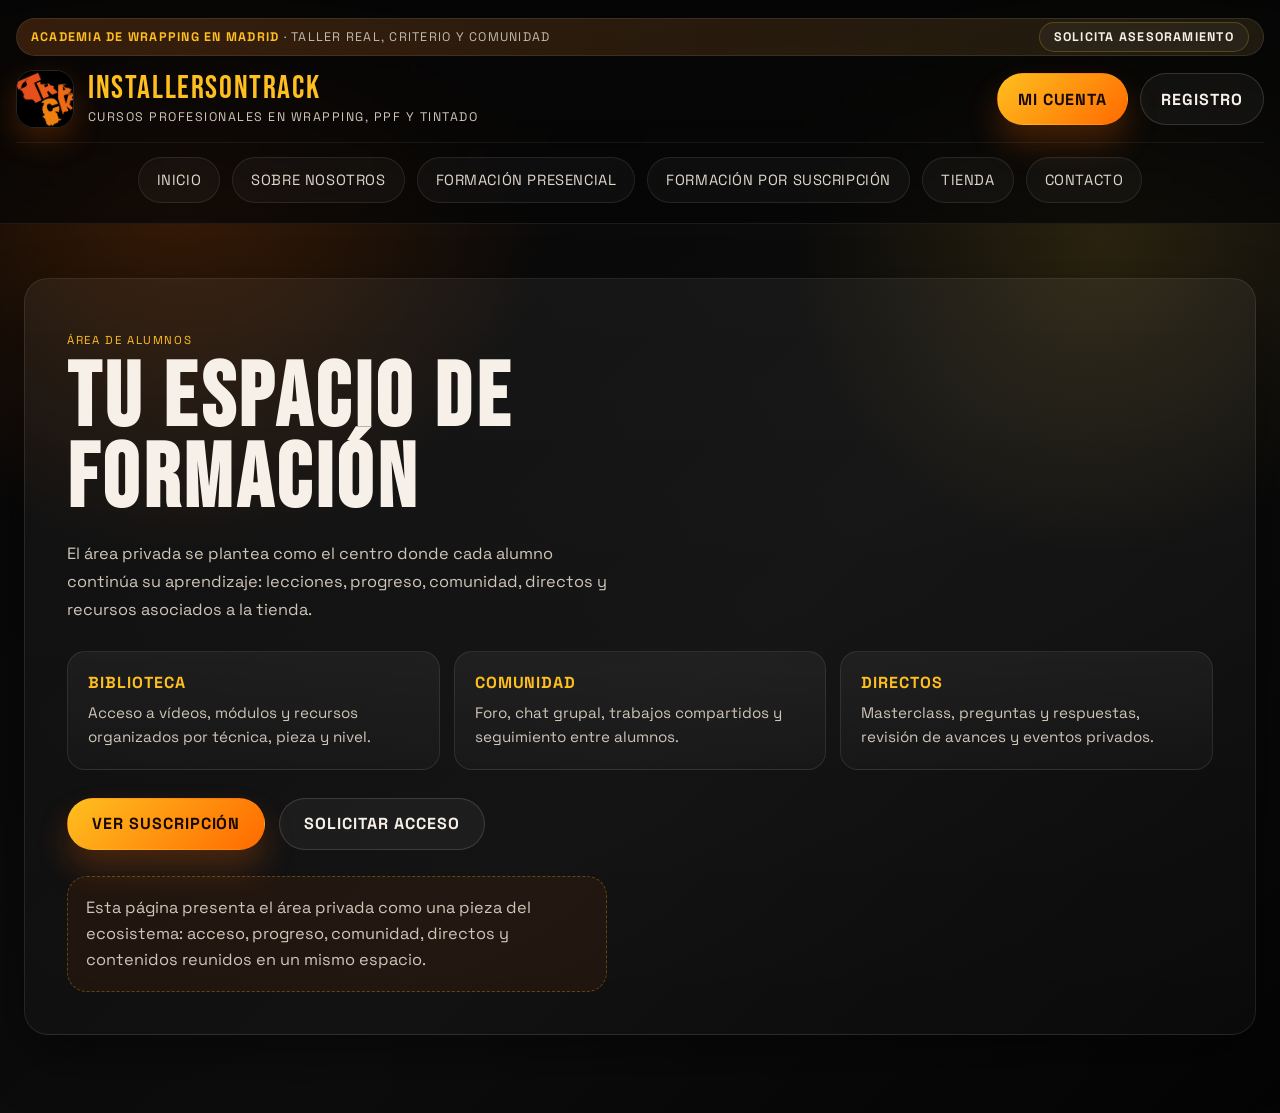
<file: mi-cuenta.html>
﻿<!DOCTYPE html>
<html lang="es">
<head>
  <meta charset="UTF-8">
  <meta name="viewport" content="width=device-width, initial-scale=1.0">
  <meta name="description" content="Área de alumnos de INSTALLERSONTRACK: acceso previsto a lecciones, progreso, comunidad, directos y recursos de formación online.">
  <meta name="theme-color" content="#050505">
  <meta property="og:title" content="Área de alumnos | INSTALLERSONTRACK">
  <meta property="og:description" content="Área de alumnos de INSTALLERSONTRACK: acceso previsto a lecciones, progreso, comunidad, directos y recursos de formación online.">
  <meta property="og:type" content="website">
  <meta property="og:image" content="logo.jpg">
  <meta name="twitter:card" content="summary_large_image">
  <meta name="twitter:title" content="Área de alumnos | INSTALLERSONTRACK">
  <meta name="twitter:description" content="Área de alumnos de INSTALLERSONTRACK: acceso previsto a lecciones, progreso, comunidad, directos y recursos de formación online.">
  <meta name="twitter:image" content="logo.jpg">
  <title>Área de alumnos | INSTALLERSONTRACK</title>
  <link rel="icon" href="logo.jpg" type="image/jpeg">
  <link rel="preconnect" href="https://fonts.googleapis.com">
  <link rel="preconnect" href="https://fonts.gstatic.com" crossorigin>
  <link href="https://fonts.googleapis.com/css2?family=Bebas+Neue&family=Space+Grotesk:wght@400;500;700&display=swap" rel="stylesheet">
  <link rel="stylesheet" href="placeholder.css">
  <link rel="stylesheet" href="site-header.css">
  <style>
    .student-map {
      display: grid;
      grid-template-columns: repeat(3, minmax(0, 1fr));
      gap: 14px;
      margin: 28px 0;
    }

    .student-card {
      padding: 20px;
      border-radius: 22px;
      border: 1px solid rgba(255, 255, 255, 0.08);
      background: rgba(255, 255, 255, 0.04);
    }

    .student-card strong {
      display: block;
      margin-bottom: 8px;
      color: var(--yellow);
      text-transform: uppercase;
      letter-spacing: 0.06em;
    }

    .student-card span {
      color: var(--muted);
      line-height: 1.55;
      font-size: 0.95rem;
    }

    .student-note {
      margin: 26px 0 0;
      padding: 18px;
      border-radius: 20px;
      border: 1px dashed rgba(255, 191, 31, 0.28);
      background: rgba(255, 106, 0, 0.07);
      color: var(--muted);
      line-height: 1.6;
    }

    @media (max-width: 760px) {
      .student-map {
        grid-template-columns: 1fr;
      }
    }
  </style>
  <link rel="stylesheet" href="design-system.css">

  <script type="application/ld+json">
  {
    "@context": "https://schema.org",
    "@type": "BreadcrumbList",
    "itemListElement": [
      { "@type": "ListItem", "position": 1, "name": "Inicio", "item": "index.html" },
      { "@type": "ListItem", "position": 2, "name": "Área de alumnos", "item": "mi-cuenta.html" }
    ]
  }
  </script>
</head>
<body>
  <header class="site-header">
    <div class="page-shell header-inner">
      <div class="header-ribbon">
        <span><strong>Academia de wrapping en Madrid</strong> · Taller real, criterio y comunidad</span>
        <a class="ribbon-link" href="contacto.html">Solicita asesoramiento</a>
      </div>

      <div class="header-top">
        <a class="brand" href="index.html" aria-label="Ir al inicio">
          <img decoding="async" class="brand-logo" src="logo.jpg" alt="Logo de INSTALLERSONTRACK">
          <div class="brand-copy">
            <div class="brand-name">INSTALLERSONTRACK</div>
            <div class="brand-tag">Cursos profesionales en wrapping, PPF y tintado</div>
          </div>
        </a>

        <div class="header-actions">
          <a class="header-cta is-active" href="mi-cuenta.html" aria-current="page">Mi cuenta</a>
          <a class="header-ghost" href="registro.html">Registro</a>
        </div>
      </div>

      <div class="header-nav-row">
        <nav class="nav" aria-label="Principal">
          <a href="index.html">Inicio</a>
          <a href="sobre-nosotros.html">Sobre nosotros</a>
          <a href="formacion-presencial.html">Formación presencial</a>
          <a href="formacion-suscripcion.html">Formación por suscripción</a>
          <a href="tienda.html">Tienda</a>
          <a href="contacto.html">Contacto</a>
        </nav>
      </div>
    </div>
  </header>

  <main class="placeholder-page">
    <section class="placeholder-card contact-page-card">
      <span class="placeholder-eyebrow">Área de alumnos</span>
      <h1>Tu espacio de formación</h1>
      <p class="contact-page-intro">
        El área privada se plantea como el centro donde cada alumno continúa su aprendizaje: lecciones, progreso, comunidad, directos y recursos asociados a la tienda.
      </p>

      <div class="student-map">
        <div class="student-card">
          <strong>Biblioteca</strong>
          <span>Acceso a vídeos, módulos y recursos organizados por técnica, pieza y nivel.</span>
        </div>
        <div class="student-card">
          <strong>Comunidad</strong>
          <span>Foro, chat grupal, trabajos compartidos y seguimiento entre alumnos.</span>
        </div>
        <div class="student-card">
          <strong>Directos</strong>
          <span>Masterclass, preguntas y respuestas, revisión de avances y eventos privados.</span>
        </div>
      </div>

      <div class="contact-page-actions">
        <a class="placeholder-button" href="formacion-suscripcion.html">Ver suscripción</a>
        <a class="placeholder-button placeholder-button-secondary" href="contacto.html">Solicitar acceso</a>
      </div>

      <p class="student-note">
        Esta página presenta el área privada como una pieza del ecosistema: acceso, progreso, comunidad, directos y contenidos reunidos en un mismo espacio.
      </p>
    </section>
  </main>
</body>
</html>
</file>
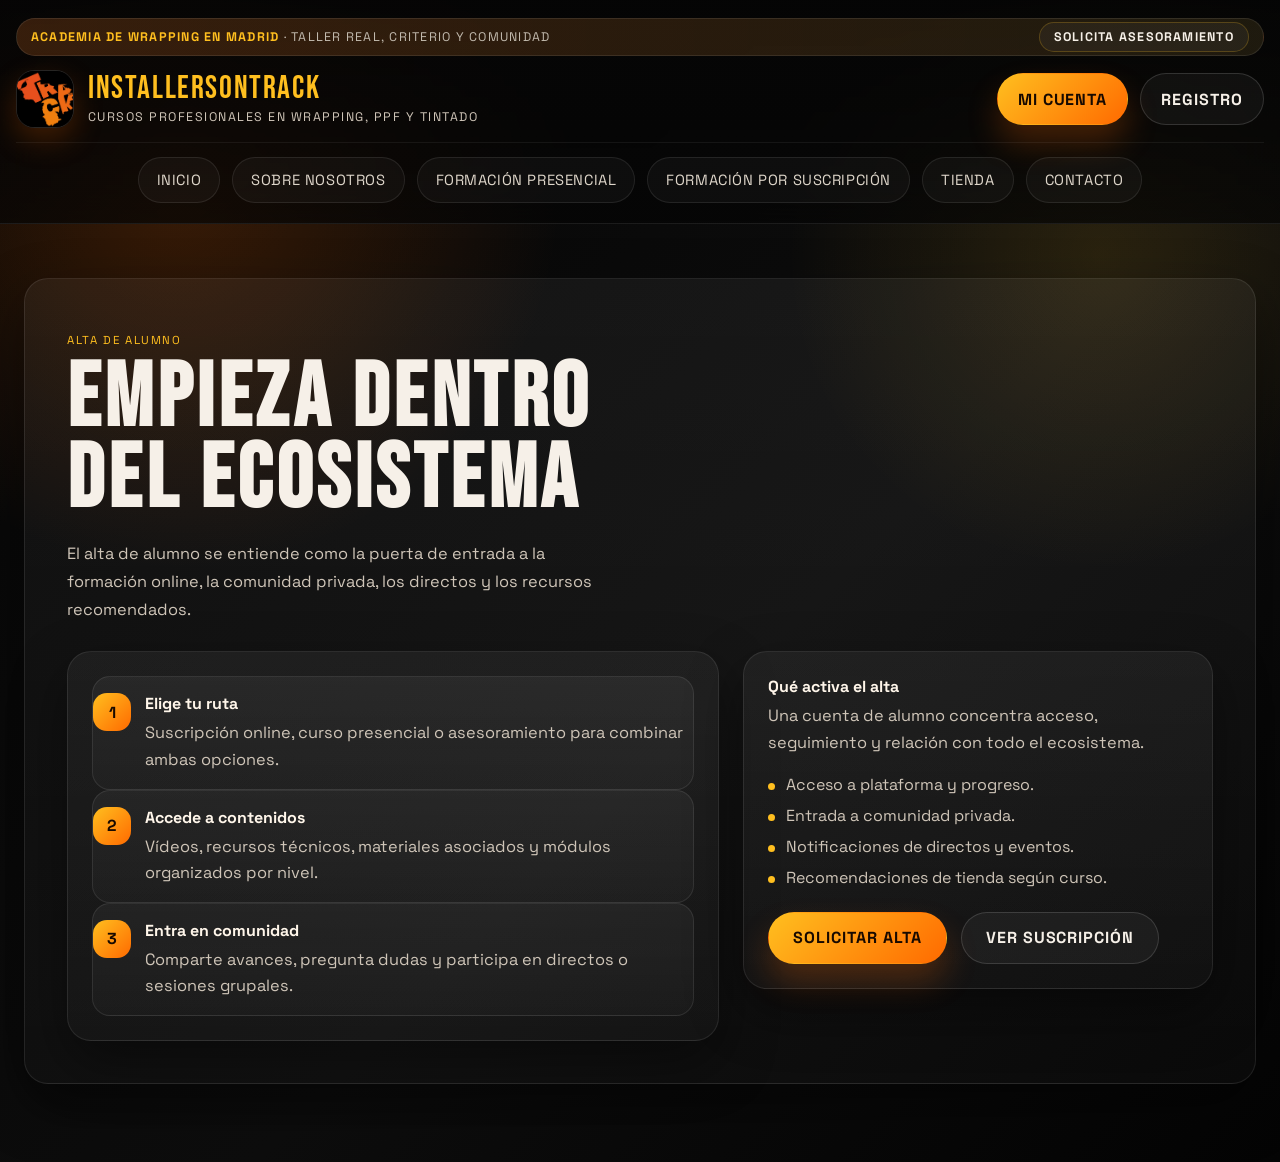
<file: registro.html>
﻿<!DOCTYPE html>
<html lang="es">
<head>
  <meta charset="UTF-8">
  <meta name="viewport" content="width=device-width, initial-scale=1.0">
  <meta name="description" content="Alta de alumno en INSTALLERSONTRACK para acceder a formación online, comunidad privada, directos, soporte y recursos de aprendizaje.">
  <meta name="theme-color" content="#050505">
  <meta property="og:title" content="Alta de alumno | INSTALLERSONTRACK">
  <meta property="og:description" content="Alta de alumno en INSTALLERSONTRACK para acceder a formación online, comunidad privada, directos, soporte y recursos de aprendizaje.">
  <meta property="og:type" content="website">
  <meta property="og:image" content="logo.jpg">
  <meta name="twitter:card" content="summary_large_image">
  <meta name="twitter:title" content="Alta de alumno | INSTALLERSONTRACK">
  <meta name="twitter:description" content="Alta de alumno en INSTALLERSONTRACK para acceder a formación online, comunidad privada, directos, soporte y recursos de aprendizaje.">
  <meta name="twitter:image" content="logo.jpg">
  <title>Alta de alumno | INSTALLERSONTRACK</title>
  <link rel="icon" href="logo.jpg" type="image/jpeg">
  <link rel="preconnect" href="https://fonts.googleapis.com">
  <link rel="preconnect" href="https://fonts.gstatic.com" crossorigin>
  <link href="https://fonts.googleapis.com/css2?family=Bebas+Neue&family=Space+Grotesk:wght@400;500;700&display=swap" rel="stylesheet">
  <link rel="stylesheet" href="placeholder.css">
  <link rel="stylesheet" href="site-header.css">
  <style>
    .signup-layout {
      display: grid;
      grid-template-columns: minmax(0, 1fr) minmax(300px, 0.72fr);
      gap: 24px;
      align-items: start;
    }

    .signup-flow,
    .signup-summary {
      padding: 24px;
      border-radius: 24px;
      border: 1px solid rgba(255, 255, 255, 0.08);
      background: rgba(255, 255, 255, 0.04);
    }

    .signup-step {
      display: grid;
      grid-template-columns: auto 1fr;
      gap: 14px;
      padding: 16px 0;
      border-bottom: 1px solid rgba(255, 255, 255, 0.08);
      text-align: left;
    }

    .signup-step:last-child {
      border-bottom: 0;
    }

    .signup-number {
      width: 38px;
      height: 38px;
      display: grid;
      place-items: center;
      border-radius: 14px;
      background: linear-gradient(135deg, var(--yellow), var(--orange));
      color: #170900;
      font-weight: 700;
    }

    .signup-step strong,
    .signup-summary strong {
      display: block;
      margin-bottom: 6px;
      color: #fff6ea;
    }

    .signup-step p,
    .signup-summary p {
      margin: 0;
      color: var(--muted);
      line-height: 1.6;
    }

    .signup-summary {
      text-align: left;
    }

    .signup-summary ul {
      display: grid;
      gap: 10px;
      margin: 18px 0 24px;
      padding: 0;
      list-style: none;
      color: var(--muted);
    }

    .signup-summary li {
      padding-left: 18px;
      position: relative;
    }

    .signup-summary li::before {
      content: "";
      position: absolute;
      left: 0;
      top: 0.58em;
      width: 7px;
      height: 7px;
      border-radius: 50%;
      background: var(--yellow);
    }

    @media (max-width: 820px) {
      .signup-layout {
        grid-template-columns: 1fr;
      }
    }
  </style>
  <link rel="stylesheet" href="design-system.css">

  <script type="application/ld+json">
  {
    "@context": "https://schema.org",
    "@type": "BreadcrumbList",
    "itemListElement": [
      { "@type": "ListItem", "position": 1, "name": "Inicio", "item": "index.html" },
      { "@type": "ListItem", "position": 2, "name": "Alta de alumno", "item": "registro.html" }
    ]
  }
  </script>
</head>
<body>
  <header class="site-header">
    <div class="page-shell header-inner">
      <div class="header-ribbon">
        <span><strong>Academia de wrapping en Madrid</strong> · Taller real, criterio y comunidad</span>
        <a class="ribbon-link" href="contacto.html">Solicita asesoramiento</a>
      </div>

      <div class="header-top">
        <a class="brand" href="index.html" aria-label="Ir al inicio">
          <img decoding="async" class="brand-logo" src="logo.jpg" alt="Logo de INSTALLERSONTRACK">
          <div class="brand-copy">
            <div class="brand-name">INSTALLERSONTRACK</div>
            <div class="brand-tag">Cursos profesionales en wrapping, PPF y tintado</div>
          </div>
        </a>

        <div class="header-actions">
          <a class="header-cta" href="mi-cuenta.html">Mi cuenta</a>
          <a class="header-ghost is-active" href="registro.html" aria-current="page">Registro</a>
        </div>
      </div>

      <div class="header-nav-row">
        <nav class="nav" aria-label="Principal">
          <a href="index.html">Inicio</a>
          <a href="sobre-nosotros.html">Sobre nosotros</a>
          <a href="formacion-presencial.html">Formación presencial</a>
          <a href="formacion-suscripcion.html">Formación por suscripción</a>
          <a href="tienda.html">Tienda</a>
          <a href="contacto.html">Contacto</a>
        </nav>
      </div>
    </div>
  </header>

  <main class="placeholder-page">
    <section class="placeholder-card contact-page-card">
      <span class="placeholder-eyebrow">Alta de alumno</span>
      <h1>Empieza dentro del ecosistema</h1>
      <p class="contact-page-intro">
        El alta de alumno se entiende como la puerta de entrada a la formación online, la comunidad privada, los directos y los recursos recomendados.
      </p>

      <div class="signup-layout">
        <div class="signup-flow">
          <div class="signup-step">
            <div class="signup-number">1</div>
            <div>
              <strong>Elige tu ruta</strong>
              <p>Suscripción online, curso presencial o asesoramiento para combinar ambas opciones.</p>
            </div>
          </div>
          <div class="signup-step">
            <div class="signup-number">2</div>
            <div>
              <strong>Accede a contenidos</strong>
              <p>Vídeos, recursos técnicos, materiales asociados y módulos organizados por nivel.</p>
            </div>
          </div>
          <div class="signup-step">
            <div class="signup-number">3</div>
            <div>
              <strong>Entra en comunidad</strong>
              <p>Comparte avances, pregunta dudas y participa en directos o sesiones grupales.</p>
            </div>
          </div>
        </div>

        <aside class="signup-summary">
          <strong>Qué activa el alta</strong>
          <p>Una cuenta de alumno concentra acceso, seguimiento y relación con todo el ecosistema.</p>
          <ul>
            <li>Acceso a plataforma y progreso.</li>
            <li>Entrada a comunidad privada.</li>
            <li>Notificaciones de directos y eventos.</li>
            <li>Recomendaciones de tienda según curso.</li>
          </ul>
          <div class="contact-page-actions">
            <a class="placeholder-button" href="contacto.html">Solicitar alta</a>
            <a class="placeholder-button placeholder-button-secondary" href="formacion-suscripcion.html">Ver suscripción</a>
          </div>
        </aside>
      </div>
    </section>
  </main>
</body>
</html>
</file>
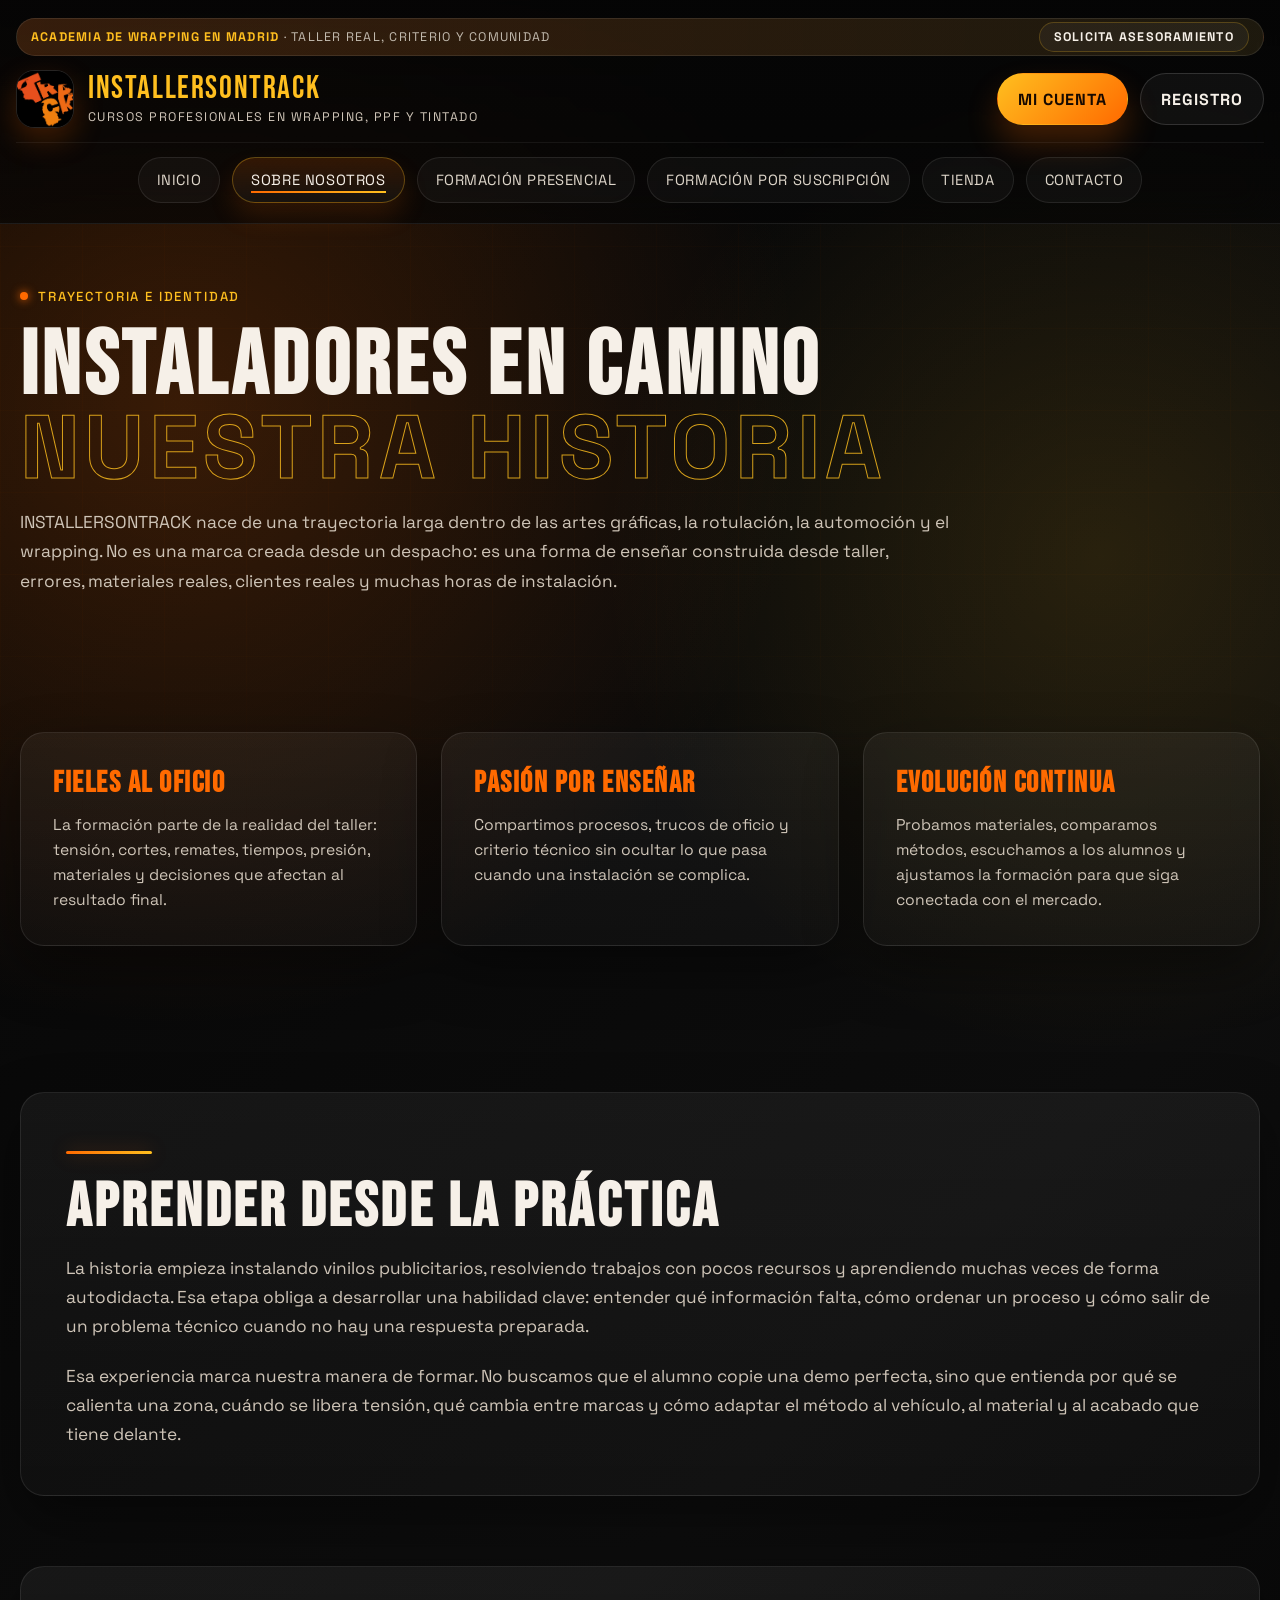
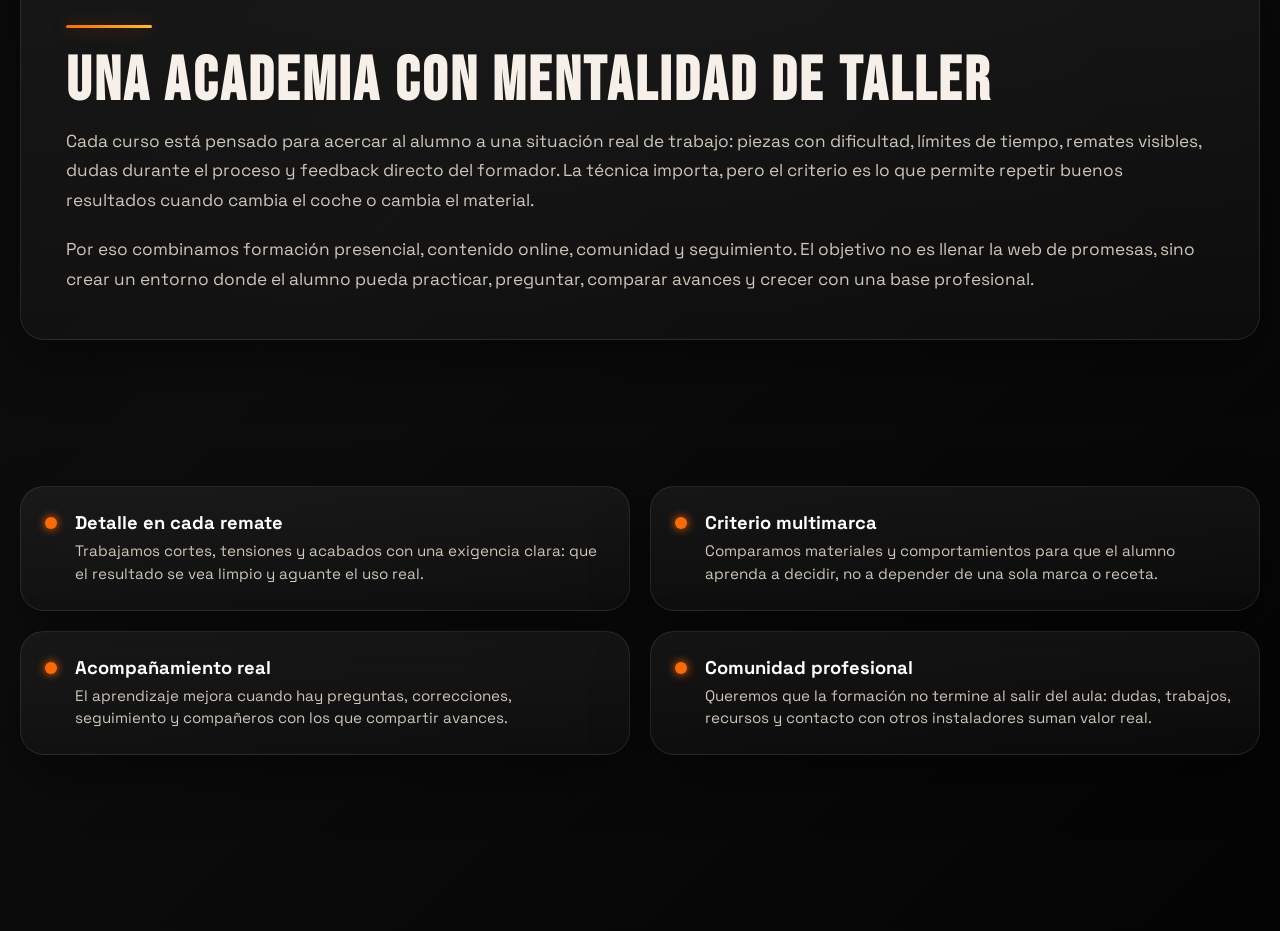
<file: sobre-nosotros.html>
﻿<!DOCTYPE html>
<html lang="es">
<head>
  <meta charset="UTF-8">
  <meta name="viewport" content="width=device-width, initial-scale=1.0">
  <meta name="description" content="Conoce la historia, los valores y la trayectoria detrás de INSTALLERSONTRACK.">
  <meta name="theme-color" content="#050505">
  <meta property="og:title" content="Sobre nosotros | INSTALLERSONTRACK">
  <meta property="og:description" content="Conoce la historia, los valores y la trayectoria detrás de INSTALLERSONTRACK.">
  <meta property="og:type" content="website">
  <meta property="og:image" content="logo.jpg">
  <meta name="twitter:card" content="summary_large_image">
  <meta name="twitter:title" content="Sobre nosotros | INSTALLERSONTRACK">
  <meta name="twitter:description" content="Conoce la historia, los valores y la trayectoria detrás de INSTALLERSONTRACK.">
  <meta name="twitter:image" content="logo.jpg">
  <title>Sobre nosotros | INSTALLERSONTRACK</title>
  <link rel="icon" href="logo.jpg" type="image/jpeg">
  <link rel="preconnect" href="https://fonts.googleapis.com">
  <link rel="preconnect" href="https://fonts.gstatic.com" crossorigin>
  <link href="https://fonts.googleapis.com/css2?family=Bebas+Neue&family=Space+Grotesk:wght@400;500;700&display=swap" rel="stylesheet">
  <style>
    :root {
      --bg: #050505;
      --bg-soft: #111111;
      --panel: rgba(17, 17, 17, 0.6);
      --line: rgba(255, 106, 0, 0.15); /* Líneas sutiles integradas con el tono naranja */
      --text: #f6f0e8;
      --muted: #c2baae;
      --orange: #ff6a00;
      --orange-rgb: 255, 106, 0;
      --yellow: #ffbf1f;
      --magenta: #ff2cb4;
      --shadow: 0 22px 60px rgba(0, 0, 0, 0.6);
      --max: 1600px;
      --radius: 24px;
    }

    * {
      box-sizing: border-box;
    }

    body {
      margin: 0;
      font-family: "Space Grotesk", sans-serif;
      color: var(--text);
      background:
        radial-gradient(circle at 10% 15%, rgba(var(--orange-rgb), 0.25), transparent 30%),
        radial-gradient(circle at 85% 40%, rgba(255, 191, 31, 0.15), transparent 25%),
        radial-gradient(circle at 50% 85%, rgba(var(--orange-rgb), 0.18), transparent 35%),
        linear-gradient(135deg, #030303, #0d0d0d 60%, #040404);
      min-height: 100vh;
      overflow-x: hidden;
      position: relative;
    }

    /* Malla geométrica de fondo copiada del index */
    body::before {
      content: "";
      position: fixed;
      inset: 0;
      background-image:
        linear-gradient(rgba(255, 106, 0, 0.02) 1px, transparent 1px),
        linear-gradient(90deg, rgba(255, 106, 0, 0.02) 1px, transparent 1px);
      background-size: 82px 82px;
      mask-image: linear-gradient(to bottom, rgba(0, 0, 0, 1) 70%, transparent 95%);
      pointer-events: none;
      z-index: -1;
    }

    .main-wrapper {
      width: min(calc(100% - 40px), var(--max));
      margin: 0 auto;
      padding: 60px 0 100px;
    }

    .section-eyebrow {
      display: inline-flex;
      align-items: center;
      gap: 10px;
      margin-bottom: 22px;
      color: var(--yellow);
      text-transform: uppercase;
      letter-spacing: 0.16em;
      font-size: 0.82rem;
      font-weight: 500;
    }

    .section-eyebrow::before {
      content: "";
      width: 8px;
      height: 8px;
      border-radius: 50%;
      background: var(--orange);
      box-shadow: 0 0 10px var(--orange);
    }

    /* Títulos monumentales con el estilo del index */
    h1 {
      margin: 0 0 30px 0;
      font-family: "Bebas Neue", sans-serif;
      font-size: clamp(3.6rem, 9vw, 6.4rem);
      line-height: 0.88;
      letter-spacing: 0.05em;
      text-transform: uppercase;
    }

    h1 .orange-stroke {
      display: block;
      color: transparent;
      -webkit-text-stroke: 1px var(--orange);
    }

    .main-intro {
      font-size: 1.08rem;
      line-height: 1.7;
      color: #eae3d8;
      max-width: 85ch;
      margin-bottom: 60px;
    }

    /* Cuadrícula de Atributos de Marca */
    .brand-values {
      display: grid;
      grid-template-columns: repeat(3, minmax(0, 1fr));
      gap: 24px;
      margin-bottom: 70px;
    }

    @media (max-width: 858px) {
      .brand-values { grid-template-columns: 1fr; }
    }

    .value-box {
      padding: 32px;
      border-radius: var(--radius);
      background: linear-gradient(180deg, rgba(255, 106, 0, 0.06), rgba(0, 0, 0, 0.3));
      border: 1px solid var(--line);
      box-shadow: var(--shadow);
      transition: border-color 0.3s ease, transform 0.3s ease;
    }

    .value-box:hover {
      border-color: rgba(var(--orange-rgb), 0.4);
      transform: translateY(-4px);
    }

    .value-box strong {
      display: block;
      font-family: "Bebas Neue", sans-serif;
      font-size: 1.9rem;
      letter-spacing: 0.05em;
      color: var(--orange);
      margin-bottom: 12px;
    }

    .value-box p {
      margin: 0;
      font-size: 0.98rem;
      color: var(--muted);
      line-height: 1.6;
    }

    /* Bloque Estilo Panel de Contenido */
    .narrative-panel {
      background: linear-gradient(135deg, rgba(15, 15, 15, 0.8), rgba(5, 5, 5, 0.9));
      border: 1px solid rgba(255, 106, 0, 0.12);
      border-radius: var(--radius);
      padding: 45px;
      margin-bottom: 70px;
      position: relative;
    }

    .narrative-panel::before {
      content: "";
      display: block;
      width: 86px;
      height: 3px;
      margin-bottom: 24px;
      border-radius: 999px;
      background: linear-gradient(90deg, var(--orange), var(--yellow));
      box-shadow: 0 0 18px rgba(var(--orange-rgb), 0.35);
    }

    .narrative-panel h2 {
      font-family: "Bebas Neue", sans-serif;
      font-size: 2.4rem;
      letter-spacing: 0.04em;
      margin: 0 0 20px 0;
      color: #fff;
    }

    .narrative-panel p {
      font-size: 1.08rem;
      line-height: 1.7;
      color: #dfd7cb;
      margin: 0 0 20px 0;
    }

    .narrative-panel p:last-child {
      margin-bottom: 0;
    }

    /* Grid de Pilares Metodológicos */
    .pillars-grid {
      display: grid;
      grid-template-columns: repeat(2, minmax(0, 1fr));
      gap: 20px;
    }

    @media (max-width: 680px) {
      .pillars-grid { grid-template-columns: 1fr; }
    }

    .pillar-card {
      display: flex;
      gap: 18px;
      padding: 24px;
      border-radius: 18px;
      background: rgba(255, 255, 255, 0.01);
      border: 1px solid rgba(255, 255, 255, 0.04);
      transition: background 0.25s, border-color 0.25s;
    }

    .pillar-card:hover {
      background: rgba(var(--orange-rgb), 0.02);
      border-color: rgba(var(--orange-rgb), 0.15);
    }

    .pillar-indicator {
      width: 12px;
      height: 12px;
      border-radius: 50%;
      background: var(--orange);
      margin-top: 6px;
      flex-shrink: 0;
      box-shadow: 0 0 10px var(--orange);
    }

    .pillar-card strong {
      display: block;
      color: #fff;
      font-size: 1.15rem;
      margin-bottom: 6px;
    }

    .pillar-card p {
      margin: 0;
      font-size: 0.95rem;
      color: var(--muted);
      line-height: 1.5;
    }

    a {
      text-decoration: none;
    }
  </style>
  <link rel="stylesheet" href="site-header.css">
  <link rel="stylesheet" href="design-system.css">

  <script type="application/ld+json">
  {
    "@context": "https://schema.org",
    "@type": "BreadcrumbList",
    "itemListElement": [
      { "@type": "ListItem", "position": 1, "name": "Inicio", "item": "index.html" },
      { "@type": "ListItem", "position": 2, "name": "Sobre nosotros", "item": "sobre-nosotros.html" }
    ]
  }
  </script>
</head>
<body>
  <header class="site-header">
    <div class="page-shell header-inner">
      <div class="header-ribbon">
        <span><strong>Academia de wrapping en Madrid</strong> · Taller real, criterio y comunidad</span>
        <a class="ribbon-link" href="contacto.html">Solicita asesoramiento</a>
      </div>

      <div class="header-top">
        <a class="brand" href="index.html" aria-label="Ir al inicio">
          <img decoding="async" class="brand-logo" src="logo.jpg" alt="Logo de INSTALLERSONTRACK">
          <div class="brand-copy">
            <div class="brand-name">INSTALLERSONTRACK</div>
            <div class="brand-tag">Cursos profesionales en wrapping, PPF y tintado</div>
          </div>
        </a>


        <div class="header-actions">
          <a class="header-cta" href="mi-cuenta.html">Mi cuenta</a>
          <a class="header-ghost" href="registro.html">Registro</a>
        </div>
      </div>

      <div class="header-nav-row">
        <nav class="nav" aria-label="Principal">
          <a href="index.html">Inicio</a>
          <a class="is-active" href="sobre-nosotros.html" aria-current="page">Sobre nosotros</a>
          <a href="formacion-presencial.html">Formación presencial</a>
          <a href="formacion-suscripcion.html">Formación por suscripción</a>
          <a href="tienda.html">Tienda</a>
          <a href="contacto.html">Contacto</a>
        </nav>
      </div>
    </div>
  </header>

  <div class="main-wrapper">
    <main>
      <span class="section-eyebrow">Trayectoria e identidad</span>
      <h1>
        Instaladores en camino
        <span class="orange-stroke">Nuestra historia</span>
      </h1>

      <p class="main-intro">
        INSTALLERSONTRACK nace de una trayectoria larga dentro de las artes gráficas, la rotulación, la automoción y el wrapping. No es una marca creada desde un despacho: es una forma de enseñar construida desde taller, errores, materiales reales, clientes reales y muchas horas de instalación.
      </p>

      <section class="brand-values">
        <div class="value-box">
          <strong>Fieles al oficio</strong>
          <p>La formación parte de la realidad del taller: tensión, cortes, remates, tiempos, presión, materiales y decisiones que afectan al resultado final.</p>
        </div>
        <div class="value-box">
          <strong>Pasión por enseñar</strong>
          <p>Compartimos procesos, trucos de oficio y criterio técnico sin ocultar lo que pasa cuando una instalación se complica.</p>
        </div>
        <div class="value-box">
          <strong>Evolución continua</strong>
          <p>Probamos materiales, comparamos métodos, escuchamos a los alumnos y ajustamos la formación para que siga conectada con el mercado.</p>
        </div>
      </section>

      <section class="narrative-panel">
        <h2>Aprender desde la práctica</h2>
        <p>
          La historia empieza instalando vinilos publicitarios, resolviendo trabajos con pocos recursos y aprendiendo muchas veces de forma autodidacta. Esa etapa obliga a desarrollar una habilidad clave: entender qué información falta, cómo ordenar un proceso y cómo salir de un problema técnico cuando no hay una respuesta preparada.
        </p>
        <p>
          Esa experiencia marca nuestra manera de formar. No buscamos que el alumno copie una demo perfecta, sino que entienda por qué se calienta una zona, cuándo se libera tensión, qué cambia entre marcas y cómo adaptar el método al vehículo, al material y al acabado que tiene delante.
        </p>
      </section>

      <section class="narrative-panel">
        <h2>Una academia con mentalidad de taller</h2>
        <p>
          Cada curso está pensado para acercar al alumno a una situación real de trabajo: piezas con dificultad, límites de tiempo, remates visibles, dudas durante el proceso y feedback directo del formador. La técnica importa, pero el criterio es lo que permite repetir buenos resultados cuando cambia el coche o cambia el material.
        </p>
        <p>
          Por eso combinamos formación presencial, contenido online, comunidad y seguimiento. El objetivo no es llenar la web de promesas, sino crear un entorno donde el alumno pueda practicar, preguntar, comparar avances y crecer con una base profesional.
        </p>
      </section>

      <section class="pillars-grid">
        <div class="pillar-card">
          <div class="pillar-indicator"></div>
          <div>
            <strong>Detalle en cada remate</strong>
            <p>Trabajamos cortes, tensiones y acabados con una exigencia clara: que el resultado se vea limpio y aguante el uso real.</p>
          </div>
        </div>

        <div class="pillar-card">
          <div class="pillar-indicator"></div>
          <div>
            <strong>Criterio multimarca</strong>
            <p>Comparamos materiales y comportamientos para que el alumno aprenda a decidir, no a depender de una sola marca o receta.</p>
          </div>
        </div>

        <div class="pillar-card">
          <div class="pillar-indicator"></div>
          <div>
            <strong>Acompañamiento real</strong>
            <p>El aprendizaje mejora cuando hay preguntas, correcciones, seguimiento y compañeros con los que compartir avances.</p>
          </div>
        </div>

        <div class="pillar-card">
          <div class="pillar-indicator"></div>
          <div>
            <strong>Comunidad profesional</strong>
            <p>Queremos que la formación no termine al salir del aula: dudas, trabajos, recursos y contacto con otros instaladores suman valor real.</p>
          </div>
        </div>
      </section>
    </main>
    
  </div>

</body>
</html>
</file>
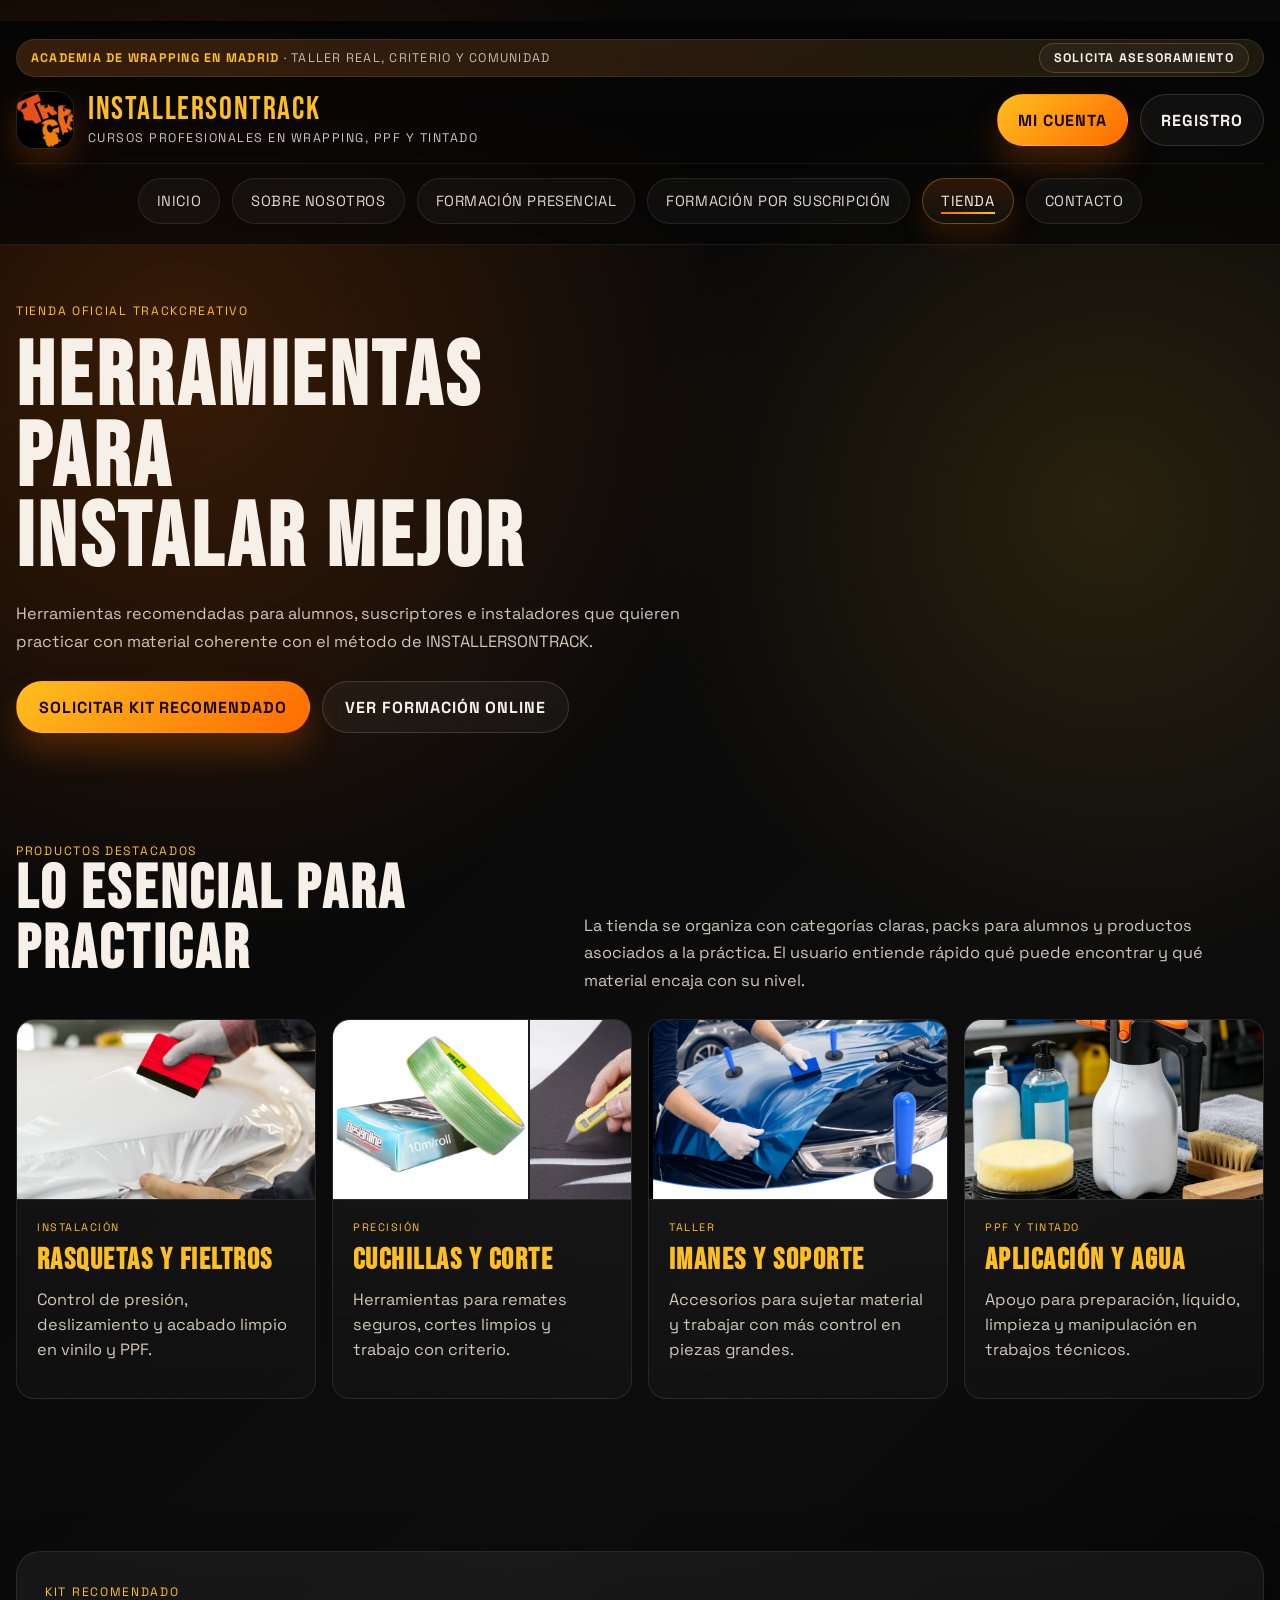
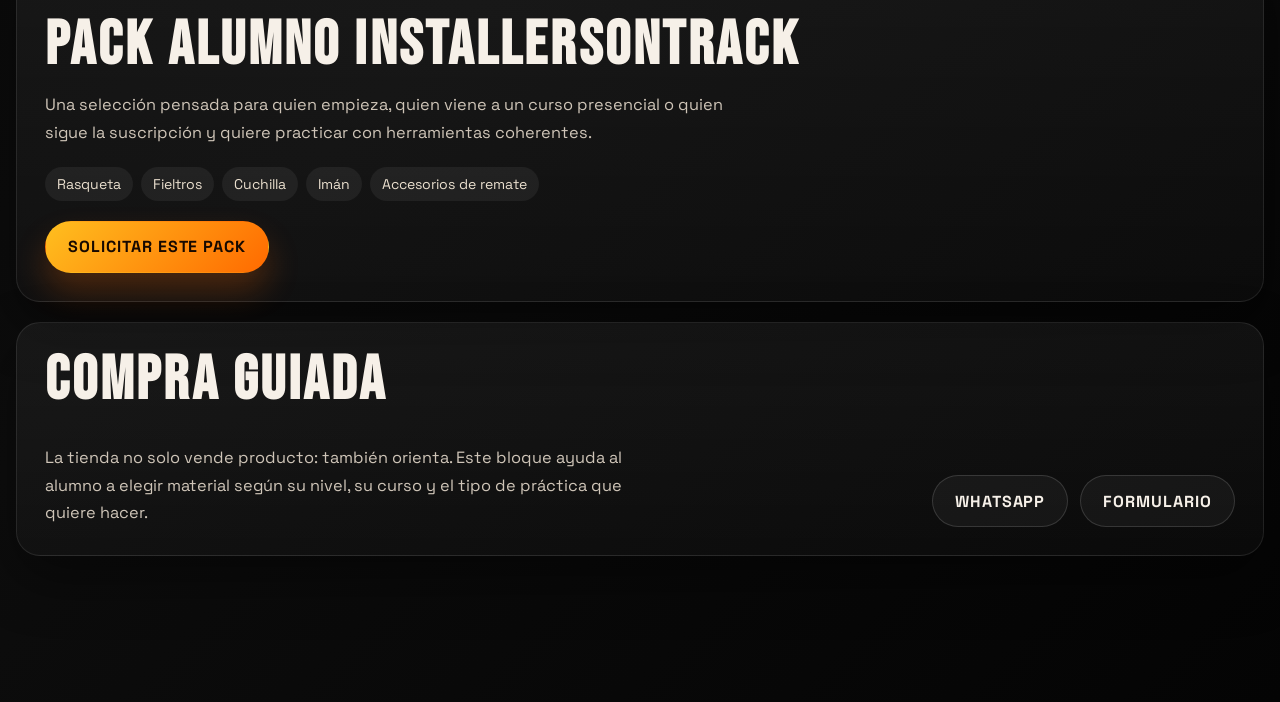
<file: tienda.html>
<!DOCTYPE html>
﻿<!DOCTYPE html>
<html lang="es">
<head>
  <meta charset="UTF-8">
  <meta name="viewport" content="width=device-width, initial-scale=1.0">
  <meta name="description" content="Tienda oficial TRACKCREATIVO con herramientas, rasquetas, cuchillas y accesorios recomendados para wrapping, PPF y tintado.">
  <meta name="theme-color" content="#050505">
  <meta property="og:title" content="Tienda oficial | TRACKCREATIVO">
  <meta property="og:description" content="Tienda oficial TRACKCREATIVO con herramientas, rasquetas, cuchillas y accesorios recomendados para wrapping, PPF y tintado.">
  <meta property="og:type" content="website">
  <meta property="og:image" content="logo.jpg">
  <meta name="twitter:card" content="summary_large_image">
  <meta name="twitter:title" content="Tienda oficial | TRACKCREATIVO">
  <meta name="twitter:description" content="Tienda oficial TRACKCREATIVO con herramientas, rasquetas, cuchillas y accesorios recomendados para wrapping, PPF y tintado.">
  <meta name="twitter:image" content="logo.jpg">
  <title>Tienda oficial | TRACKCREATIVO</title>
  <link rel="icon" href="logo.jpg" type="image/jpeg">
  <link rel="preconnect" href="https://fonts.googleapis.com">
  <link rel="preconnect" href="https://fonts.gstatic.com" crossorigin>
  <link href="https://fonts.googleapis.com/css2?family=Bebas+Neue&family=Space+Grotesk:wght@400;500;700&display=swap" rel="stylesheet">
  <link rel="stylesheet" href="site-header.css">
  <style>
    :root {
      --bg: #050505;
      --line: rgba(255, 255, 255, 0.08);
      --text: #f6f0e8;
      --muted: #c2baae;
      --orange: #ff6a00;
      --yellow: #ffbf1f;
      --shadow: 0 22px 60px rgba(0, 0, 0, 0.45);
      --max: 1600px;
      --radius: 28px;
    }

    * { box-sizing: border-box; }
    body {
      margin: 0;
      min-height: 100vh;
      font-family: "Space Grotesk", sans-serif;
      color: var(--text);
      background:
        radial-gradient(circle at 15% 20%, rgba(255, 106, 0, 0.22), transparent 24%),
        radial-gradient(circle at 85% 18%, rgba(255, 191, 31, 0.14), transparent 20%),
        linear-gradient(135deg, #030303, #0d0d0d 58%, #040404);
    }
    a { color: inherit; text-decoration: none; }
    .page-shell { width: min(calc(100% - 32px), var(--max)); margin: 0 auto; }
    main { padding-bottom: 70px; }
    .hero { padding: 54px 0 30px; }
    .eyebrow {
      display: inline-flex;
      padding: 8px 14px;
      border-radius: 999px;
      border: 1px solid var(--line);
      color: var(--yellow);
      text-transform: uppercase;
      letter-spacing: 0.15em;
      font-size: 0.76rem;
    }
    h1, h2, h3 {
      font-family: "Bebas Neue", sans-serif;
      text-transform: uppercase;
      letter-spacing: 0.05em;
    }
    h1 {
      margin: 18px 0 16px;
      max-width: 16ch;
      font-size: clamp(4rem, 10vw, 7rem);
      line-height: 0.88;
    }
    .hero p, .section-intro {
      max-width: 68ch;
      margin: 0;
      color: #dfd7cb;
      line-height: 1.7;
      font-size: 1.08rem;
    }
    .cta-row {
      display: flex;
      flex-wrap: wrap;
      gap: 12px;
      margin-top: 26px;
    }
    .button-primary, .button-secondary {
      display: inline-flex;
      align-items: center;
      justify-content: center;
      min-height: 52px;
      padding: 0 22px;
      border-radius: 999px;
      font-weight: 700;
      text-transform: uppercase;
      letter-spacing: 0.06em;
    }
    .button-primary {
      background: linear-gradient(135deg, var(--yellow), var(--orange));
      color: #170900;
      box-shadow: 0 18px 32px rgba(255, 136, 0, 0.28);
    }
    .button-secondary {
      border: 1px solid rgba(255, 255, 255, 0.12);
      background: rgba(255, 255, 255, 0.04);
    }
    section { padding: 42px 0; }
    .section-top {
      display: flex;
      justify-content: space-between;
      align-items: end;
      gap: 18px;
      margin-bottom: 24px;
    }
    .section-title {
      margin: 0;
      font-size: clamp(2.5rem, 6vw, 4rem);
      line-height: 0.95;
    }
    .product-grid,
    .logic-grid {
      display: grid;
      grid-template-columns: repeat(4, minmax(0, 1fr));
      gap: 16px;
    }
    .bundle-panel, .support-panel, .logic-card {
      border-radius: var(--radius);
      border: 1px solid rgba(255, 255, 255, 0.08);
      background: linear-gradient(180deg, rgba(255, 255, 255, 0.05), rgba(255, 255, 255, 0.02));
      box-shadow: var(--shadow);
    }
    .product-card {
      display: flex;
      flex-direction: column;
      min-height: 380px;
      overflow: hidden;
      border-radius: var(--radius);
      border: 1px solid rgba(255, 255, 255, 0.08);
      background: linear-gradient(180deg, rgba(255, 255, 255, 0.05), rgba(255, 255, 255, 0.02));
      box-shadow: var(--shadow);
      transition: transform 0.25s ease, border-color 0.25s ease;
    }
    .product-card:hover {
      transform: translateY(-4px);
      border-color: rgba(255, 166, 0, 0.28);
    }
    .product-image {
      width: 100%;
      height: 180px;
      overflow: hidden;
      border-bottom: 1px solid rgba(255, 255, 255, 0.08);
      display: flex;
      gap: 2px;
      background: rgba(255, 255, 255, 0.02);
    }
    .product-image img {
      flex: 1;
      width: 100%;
      height: 100%;
      object-fit: cover;
      transition: transform 0.4s ease;
    }
    .product-card:hover .product-image img {
      transform: scale(1.05);
    }
    .product-card-copy {
      display: flex;
      flex-direction: column;
      gap: 12px;
      padding: 20px;
      flex-grow: 1;
    }
    .product-tag {
      width: fit-content;
      padding: 7px 10px;
      border-radius: 999px;
      border: 1px solid rgba(255, 255, 255, 0.08);
      color: var(--yellow);
      text-transform: uppercase;
      letter-spacing: 0.12em;
      font-size: 0.68rem;
    }
    .product-card h2 {
      margin: 0;
      font-size: 2rem;
      line-height: 0.95;
    }
    .product-card p {
      margin: 0;
      color: var(--muted);
      line-height: 1.55;
    }
    .logic-grid {
      grid-template-columns: repeat(3, minmax(0, 1fr));
    }
    .logic-card {
      padding: 22px;
    }
    .logic-card strong {
      display: block;
      margin-bottom: 8px;
      color: var(--yellow);
      text-transform: uppercase;
      letter-spacing: 0.06em;
    }
    .logic-card p {
      margin: 0;
      color: var(--muted);
      line-height: 1.6;
    }
    .bundle-layout {
      display: grid;
      grid-template-columns: 1fr;
      gap: 20px;
    }
    .bundle-panel, .support-panel {
      padding: 28px;
    }
    .bundle-panel {
      background:
        radial-gradient(circle at top right, rgba(255, 191, 31, 0.18), transparent 42%),
        linear-gradient(180deg, rgba(255, 106, 0, 0.12), rgba(255, 255, 255, 0.02));
    }
    .bundle-panel .eyebrow {
      margin-bottom: 16px;
    }
    .bundle-panel h2, .support-panel h2 {
      margin: 0 0 12px;
      font-size: clamp(2.2rem, 5vw, 3.4rem);
      line-height: 0.95;
    }
    .support-panel {
      display: grid;
      grid-template-columns: minmax(0, 0.72fr) auto;
      gap: 18px 24px;
      align-items: end;
    }
    .support-panel h2,
    .support-panel .section-intro {
      grid-column: 1;
    }
    .support-panel .cta-row {
      grid-column: 2;
      grid-row: 1 / span 2;
      margin-top: 0;
      justify-content: flex-end;
    }
    .bundle-list {
      display: flex;
      flex-wrap: wrap;
      gap: 8px;
      margin: 20px 0;
    }
    .bundle-list span {
      display: inline-flex;
      min-height: 34px;
      align-items: center;
      padding: 0 12px;
      border-radius: 999px;
      background: rgba(255, 255, 255, 0.06);
      color: #eadfce;
      font-size: 0.88rem;
    }
    @media (max-width: 960px) {
      .product-grid { grid-template-columns: repeat(2, minmax(0, 1fr)); }
      .logic-grid { grid-template-columns: 1fr; }
      .bundle-layout { grid-template-columns: 1fr; }
      .support-panel {
        grid-template-columns: 1fr;
        align-items: start;
      }
      .support-panel .cta-row {
        grid-column: 1;
        grid-row: auto;
        margin-top: 8px;
        justify-content: flex-start;
      }
    }
    @media (max-width: 640px) {
      .page-shell { width: min(calc(100% - 22px), var(--max)); }
      .section-top { flex-direction: column; align-items: start; }
      .product-grid { grid-template-columns: 1fr; }
      .button-primary, .button-secondary { width: 100%; }
    }
  </style>
  <link rel="stylesheet" href="design-system.css">

  <script type="application/ld+json">
  {
    "@context": "https://schema.org",
    "@type": "BreadcrumbList",
    "itemListElement": [
      { "@type": "ListItem", "position": 1, "name": "Inicio", "item": "index.html" },
      { "@type": "ListItem", "position": 2, "name": "Tienda", "item": "tienda.html" }
    ]
  }
  </script>

  <script type="application/ld+json">
  {
    "@context": "https://schema.org",
    "@graph": [
      {
        "@type": "ItemList",
        "name": "Tienda oficial TRACKCREATIVO",
        "description": "Herramientas, rasquetas, cuchillas, imanes y accesorios recomendados para wrapping, PPF y tintado.",
        "itemListElement": [
          { "@type": "ListItem", "position": 1, "name": "Rasquetas y fieltros" },
          { "@type": "ListItem", "position": 2, "name": "Cuchillas y corte" },
          { "@type": "ListItem", "position": 3, "name": "Imanes y soporte" },
          { "@type": "ListItem", "position": 4, "name": "Aplicación y agua" }
        ]
      },
      {
        "@type": "Product",
        "name": "Pack alumno INSTALLERSONTRACK",
        "description": "Selección de herramientas recomendadas para practicar wrapping, PPF y tintado con rasqueta, fieltros, cutter, imanes y accesorios de aplicación.",
        "brand": { "@type": "Brand", "name": "TRACKCREATIVO" }
      }
    ]
  }
  </script>
</head>
<body>
  <header class="site-header">
    <div class="page-shell header-inner">
      <div class="header-ribbon">
        <span><strong>Academia de wrapping en Madrid</strong> · Taller real, criterio y comunidad</span>
        <a class="ribbon-link" href="contacto.html">Solicita asesoramiento</a>
      </div>
      <div class="header-top">
        <a class="brand" href="index.html" aria-label="Ir al inicio">
          <img decoding="async" class="brand-logo" src="logo.jpg" alt="Logo de INSTALLERSONTRACK">
          <div class="brand-copy">
            <div class="brand-name">INSTALLERSONTRACK</div>
            <div class="brand-tag">Cursos profesionales en wrapping, PPF y tintado</div>
          </div>
        </a>
        <div class="header-actions">
          <a class="header-cta" href="mi-cuenta.html">Mi cuenta</a>
          <a class="header-ghost" href="registro.html">Registro</a>
        </div>
      </div>
      <div class="header-nav-row">
        <nav class="nav" aria-label="Principal">
          <a href="index.html">Inicio</a>
          <a href="sobre-nosotros.html">Sobre nosotros</a>
          <a href="formacion-presencial.html">Formación presencial</a>
          <a href="formacion-suscripcion.html">Formación por suscripción</a>
          <a class="is-active" href="tienda.html" aria-current="page">Tienda</a>
          <a href="contacto.html">Contacto</a>
        </nav>
      </div>
    </div>
  </header>

  <main>
    <section class="hero page-shell">
      <span class="eyebrow">Tienda oficial TRACKCREATIVO</span>
      <h1>Herramientas para<br>instalar mejor</h1>
      <p>Herramientas recomendadas para alumnos, suscriptores e instaladores que quieren practicar con material coherente con el método de INSTALLERSONTRACK.</p>
      <div class="cta-row">
        <a class="button-primary" href="contacto.html">Solicitar kit recomendado</a>
        <a class="button-secondary" href="formacion-suscripcion.html">Ver formación online</a>
      </div>
    </section>

    <section class="page-shell">
      <div class="section-top">
        <div>
          <span class="eyebrow">Productos destacados</span>
          <h2 class="section-title">Lo esencial para practicar</h2>
        </div>
        <p class="section-intro">La tienda se organiza con categorías claras, packs para alumnos y productos asociados a la práctica. El usuario entiende rápido qué puede encontrar y qué material encaja con su nivel.</p>
      </div>
      <div class="product-grid">
        <article class="product-card">
          <div class="product-image">
            <img loading="lazy" decoding="async" src="tienda-rasquetas.png" alt="Rasqueta de instalación de vinilo">
          </div>
          <div class="product-card-copy">
            <span class="product-tag">Instalación</span>
            <h2>Rasquetas y fieltros</h2>
            <p>Control de presión, deslizamiento y acabado limpio en vinilo y PPF.</p>
          </div>
        </article>
        <article class="product-card">
          <div class="product-image">
            <img loading="lazy" decoding="async" src="tienda-corte1.png" alt="Cinta de corte Knifeless">
            <img loading="lazy" decoding="async" src="tienda-corte2.png" alt="Cutter para corte de vinilo">
          </div>
          <div class="product-card-copy">
            <span class="product-tag">Precisión</span>
            <h2>Cuchillas y corte</h2>
            <p>Herramientas para remates seguros, cortes limpios y trabajo con criterio.</p>
          </div>
        </article>
        <article class="product-card">
          <div class="product-image">
            <img loading="lazy" decoding="async" src="tienda-imanes.png" alt="Imanes de posicionamiento de vinilo">
          </div>
          <div class="product-card-copy">
            <span class="product-tag">Taller</span>
            <h2>Imanes y soporte</h2>
            <p>Accesorios para sujetar material y trabajar con más control en piezas grandes.</p>
          </div>
        </article>
        <article class="product-card">
          <div class="product-image">
            <img loading="lazy" decoding="async" src="tienda-aplicacion.png" alt="Pulverizador y accesorios de limpieza y aplicación">
          </div>
          <div class="product-card-copy">
            <span class="product-tag">PPF y tintado</span>
            <h2>Aplicación y agua</h2>
            <p>Apoyo para preparación, líquido, limpieza y manipulación en trabajos técnicos.</p>
          </div>
        </article>
      </div>
    </section>

    <section class="page-shell">
      <div class="bundle-layout">
        <article class="bundle-panel">
          <span class="eyebrow">Kit recomendado</span>
          <h2>Pack alumno INSTALLERSONTRACK</h2>
          <p class="section-intro">Una selección pensada para quien empieza, quien viene a un curso presencial o quien sigue la suscripción y quiere practicar con herramientas coherentes.</p>
          <div class="bundle-list">
            <span>Rasqueta</span>
            <span>Fieltros</span>
            <span>Cuchilla</span>
            <span>Imán</span>
            <span>Accesorios de remate</span>
          </div>
          <a class="button-primary" href="contacto.html">Solicitar este pack</a>
        </article>
        <aside class="support-panel">
          <h2>Compra guiada</h2>
          <p class="section-intro">La tienda no solo vende producto: también orienta. Este bloque ayuda al alumno a elegir material según su nivel, su curso y el tipo de práctica que quiere hacer.</p>
          <div class="cta-row">
            <a class="button-secondary" href="https://wa.me/34655588489" target="_blank" rel="noreferrer">WhatsApp</a>
            <a class="button-secondary" href="contacto.html">Formulario</a>
          </div>
        </aside>
      </div>
    </section>
  </main>
</body>
</html>
</file>
<file: design-system.css>
@import url("https://fonts.googleapis.com/css2?family=Bebas+Neue&family=Space+Grotesk:wght@400;500;600;700&display=swap");

:root {
  --tc-bg: #050505;
  --tc-bg-2: #0d0d0d;
  --tc-panel: rgba(18, 18, 18, 0.78);
  --tc-panel-soft: rgba(255, 255, 255, 0.045);
  --tc-line: rgba(255, 255, 255, 0.09);
  --tc-line-strong: rgba(255, 191, 31, 0.26);
  --tc-text: #f6f0e8;
  --tc-muted: #cfc5b8;
  --tc-orange: #ff6a00;
  --tc-orange-2: #ff8547;
  --tc-yellow: #ffbf1f;
  --tc-shadow: 0 22px 56px rgba(0, 0, 0, 0.42);
  --tc-radius: 24px;
  --tc-radius-sm: 16px;
  --tc-max: 1600px;

  --bg: var(--tc-bg);
  --bg-soft: var(--tc-bg-2);
  --line: var(--tc-line);
  --text: var(--tc-text);
  --muted: var(--tc-muted);
  --orange: var(--tc-orange);
  --yellow: var(--tc-yellow);
  --magenta: var(--tc-orange);
  --shadow: var(--tc-shadow);
  --radius: var(--tc-radius);
  --max: var(--tc-max);
}

html {
  scroll-behavior: smooth;
}

body {
  font-family: "Space Grotesk", sans-serif !important;
  color: var(--tc-text) !important;
  background:
    radial-gradient(circle at 14% 16%, rgba(255, 106, 0, 0.20), transparent 26%),
    radial-gradient(circle at 86% 22%, rgba(255, 191, 31, 0.12), transparent 22%),
    linear-gradient(135deg, var(--tc-bg), var(--tc-bg-2) 58%, #040404) !important;
}

body.subscription-page::before {
  display: none !important;
}

body::selection {
  background: rgba(255, 191, 31, 0.28);
  color: #fff6ea;
}

section {
  padding-top: clamp(46px, 7vw, 76px);
  padding-bottom: clamp(46px, 7vw, 76px);
}

.page-shell,
.site-header .page-shell {
  width: min(calc(100% - 32px), var(--tc-max));
}

h1,
h2,
h3,
.section-title,
.brand-name {
  font-family: "Bebas Neue", sans-serif !important;
  letter-spacing: 0.05em !important;
  text-transform: uppercase;
}

h1,
.hero h1,
.page-title h1,
.contact-page-card h1,
.course-copy h1,
.store-home h1,
.brand-copy h1 {
  font-size: clamp(3.2rem, 7vw, 5.8rem) !important;
  line-height: 0.9 !important;
  color: var(--tc-text) !important;
  margin-bottom: 20px !important;
}

.section-title,
.section-heading,
.route-panel h2,
.bundle-panel h2,
.support-panel h2,
.contact-faq h2,
.faq-panel h2,
.video-category h3,
.store-home-main h2,
.narrative-panel h2 {
  font-size: clamp(2.35rem, 5vw, 3.9rem) !important;
  line-height: 0.95 !important;
  color: var(--tc-text) !important;
  margin-top: 0 !important;
  margin-bottom: 16px !important;
}

.detail-card h2,
.calendar-card h2,
.course-faq h2,
.product-card h2,
.student-card h2,
.signup-summary h2,
.contact-page-item h2,
.placeholder-card h2,
.modal-title {
  font-size: 1.85rem !important;
  line-height: 0.98 !important;
  color: var(--tc-yellow) !important;
}

h3,
.offer-front h3,
.offer-back h3,
.pillar-card h3,
.logic-card h3,
.store-product-card h3,
.mini-point strong,
.fact strong,
.testimonial-metric strong {
  font-size: clamp(1.45rem, 2.4vw, 2.05rem) !important;
  line-height: 1 !important;
  color: var(--tc-yellow) !important;
}

p,
li,
span,
input,
select,
textarea,
button {
  font-family: "Space Grotesk", sans-serif;
}

p,
.section-intro,
.section-desc,
.course-copy p,
.contact-page-intro,
.hero p,
.brand-copy p,
.store-home-main p,
.modal-desc {
  color: var(--tc-muted) !important;
  font-size: 1.02rem;
  line-height: 1.7;
}

.eyebrow,
.section-label,
.section-eyebrow,
.course-label,
.placeholder-eyebrow,
.product-tag,
.offer-tag,
.contact-page-label,
.card-kicker,
.testimonial-tag {
  color: var(--tc-yellow) !important;
  display: inline-flex;
  align-items: center;
  width: fit-content;
  padding: 0 !important;
  border: 0 !important;
  border-radius: 0 !important;
  background: transparent !important;
  box-shadow: none !important;
  letter-spacing: 0.14em !important;
}

.site-header {
  background: linear-gradient(180deg, rgba(5, 5, 5, 0.94), rgba(5, 5, 5, 0.70)) !important;
  border-bottom: 1px solid var(--tc-line) !important;
}

.header-ribbon,
.site-header .header-ribbon {
  background:
    linear-gradient(90deg, rgba(255, 106, 0, 0.16), rgba(255, 191, 31, 0.07)),
    rgba(255, 255, 255, 0.035) !important;
  border-color: var(--tc-line) !important;
}

.nav a,
.site-header .nav a {
  border-color: var(--tc-line) !important;
  background: rgba(255, 255, 255, 0.035) !important;
  color: #ded6ca !important;
}

.nav a.is-active,
.site-header .nav a.is-active {
  border-color: rgba(255, 191, 31, 0.32) !important;
  background: linear-gradient(180deg, rgba(255, 106, 0, 0.16), rgba(255, 255, 255, 0.045)) !important;
  color: var(--tc-text) !important;
}

.button-primary,
.placeholder-button,
.header-cta,
.site-header .header-cta,
.cta-primary,
.form-submit,
.forum-button.primary,
.offer-button-primary,
.offer-link.offer-button-primary,
.btn-orange {
  min-height: 52px;
  border: 1px solid transparent !important;
  border-radius: 999px !important;
  background: linear-gradient(135deg, var(--tc-yellow), var(--tc-orange)) !important;
  color: #170900 !important;
  box-shadow: 0 18px 32px rgba(255, 106, 0, 0.24) !important;
  font-weight: 700 !important;
  letter-spacing: 0.06em !important;
  text-transform: uppercase;
}

.button-secondary,
.placeholder-button-secondary,
.header-ghost,
.site-header .header-ghost,
.cta-secondary,
.forum-button,
.offer-button,
.store-link {
  min-height: 52px;
  border: 1px solid rgba(255, 255, 255, 0.14) !important;
  border-radius: 999px !important;
  background: rgba(255, 255, 255, 0.045) !important;
  color: var(--tc-text) !important;
  box-shadow: none !important;
  font-weight: 700 !important;
  letter-spacing: 0.06em !important;
  text-transform: uppercase;
}

.button-primary:hover,
.button-primary:focus-visible,
.button-secondary:hover,
.button-secondary:focus-visible,
.placeholder-button:hover,
.placeholder-button:focus-visible,
.cta-primary:hover,
.cta-primary:focus-visible,
.cta-secondary:hover,
.cta-secondary:focus-visible,
.offer-button:hover,
.offer-button:focus-visible,
.site-header .header-cta:hover,
.site-header .header-ghost:hover {
  transform: translateY(-2px);
}

.panel,
.placeholder-card,
.detail-card,
.calendar-card,
.note-card,
.course-card,
.course-faq,
.route-panel,
.route-card,
.value-panel,
.value-box,
.preview-panel,
.preview-item,
.faq-panel,
.community-system,
.community-card,
.store-spotlight,
.store-spotlight-products a,
.store-product-card,
.store-product-strip,
.product-card,
.bundle-panel,
.support-panel,
.logic-card,
.student-card,
.signup-flow,
.signup-step,
.signup-summary,
.contact-page-item,
.contact-page-card,
.contact-form,
.contact-faq-list details,
.faq-list details,
.yt-video,
.yt-thumbnail,
.testimonial-card,
.narrative-panel,
.pillar-card,
.method-item,
.method-quote,
.fact,
.response-card,
.response-note,
.whatsapp-card,
.forum-shell,
.forum-toolbar,
.forum-row,
.modal-content,
.mini-point,
.ecosystem-step {
  border: 1px solid var(--tc-line) !important;
  border-radius: var(--tc-radius) !important;
  background: linear-gradient(180deg, rgba(255, 255, 255, 0.052), rgba(255, 255, 255, 0.022)) !important;
  box-shadow: var(--tc-shadow) !important;
}

.faq-list details,
.contact-faq-list details,
.route-card,
.community-card,
.store-spotlight-products a,
.student-card,
.product-card,
.store-product-card,
.store-product-strip,
.preview-item,
.signup-step,
.method-item,
.fact,
.forum-row,
.yt-thumbnail,
.mini-point,
.ecosystem-step {
  border-radius: 18px !important;
  box-shadow: none !important;
}

.visual-card,
.course-cover,
.offer-face,
.gallery-card,
.method-figure,
.hero-visual,
.visual-main,
.offer-logo-showcase {
  border-color: var(--tc-line) !important;
  box-shadow: var(--tc-shadow) !important;
}

.hero-ribbon {
  width: min(calc(100% - 32px), var(--tc-max)) !important;
  max-width: var(--tc-max) !important;
  margin-inline: auto !important;
  overflow: hidden !important;
  background: transparent !important;
  border: 0 !important;
  box-shadow: none !important;
}

.ticker {
  display: flex !important;
  width: max-content !important;
  min-width: max-content !important;
  gap: clamp(18px, 3vw, 30px) !important;
  white-space: nowrap !important;
  font-family: "Bebas Neue", sans-serif !important;
  font-size: clamp(2rem, 5vw, 3.25rem) !important;
  line-height: 1 !important;
  letter-spacing: 0.08em !important;
  color: rgba(246, 240, 232, 0.94) !important;
  text-transform: uppercase !important;
  animation: tc-ticker 18s linear infinite !important;
  will-change: transform;
}

.ticker span {
  display: inline-flex !important;
  align-items: center !important;
  gap: clamp(18px, 3vw, 30px) !important;
  font-family: "Bebas Neue", sans-serif !important;
  font-size: inherit !important;
  line-height: inherit !important;
}

.ticker span::after {
  content: "///";
  color: var(--tc-orange);
}

@keyframes tc-ticker {
  from { transform: translate3d(0, 0, 0); }
  to { transform: translate3d(-50%, 0, 0); }
}

@media (prefers-reduced-motion: reduce) {
  .ticker {
    animation: none !important;
    transform: none !important;
  }
}

.hero-ribbon,
.ticker,
.course-alert,
.proof-band,
.footer-line,
.calendar-head,
.weekday,
.forum-tabs,
.forum-category,
.route-actions,
.offer-actions,
.contact-page-actions,
.modal-buttons {
  border-color: var(--tc-line) !important;
}

.hero-ribbon,
.course-alert,
.proof-band,
.forum-tab,
.forum-category,
.weekday,
.calendar-head {
  background: rgba(255, 255, 255, 0.045) !important;
  color: var(--tc-text) !important;
}

.hero-ribbon {
  background: transparent !important;
  border: 0 !important;
  box-shadow: none !important;
}

.forum-tab.is-active,
.weekday.is-active,
.signup-number,
.method-number,
.forum-icon,
.benefit-item::before,
.bundle-list li::before {
  background: linear-gradient(135deg, var(--tc-yellow), var(--tc-orange)) !important;
  color: #170900 !important;
  border-color: transparent !important;
}

.site-header .ribbon-link,
.ribbon-link {
  display: inline-flex;
  align-items: center;
  min-height: 30px;
  padding: 0 14px;
  border: 1px solid rgba(255, 191, 31, 0.22) !important;
  border-radius: 999px;
  background: rgba(255, 255, 255, 0.045) !important;
  color: var(--tc-text) !important;
  text-decoration: none !important;
  box-shadow: none !important;
}

.site-header .ribbon-link:hover,
.ribbon-link:hover {
  border-color: rgba(255, 191, 31, 0.42) !important;
  background: rgba(255, 191, 31, 0.08) !important;
  color: var(--tc-yellow) !important;
}

.testimonial-highlight,
.contact-wrap {
  background:
    radial-gradient(circle at top right, rgba(255, 191, 31, 0.10), transparent 38%),
    linear-gradient(180deg, rgba(255, 255, 255, 0.055), rgba(255, 255, 255, 0.022)) !important;
  color: var(--tc-text) !important;
  border: 1px solid var(--tc-line) !important;
}

.testimonial-highlight p,
.testimonial-metric span,
.contact-wrap p {
  color: var(--tc-muted) !important;
}

.testimonial-highlight strong,
.testimonial-metric b {
  color: var(--tc-yellow) !important;
}

.testimonial-metric,
.contact-block {
  background: rgba(0, 0, 0, 0.28) !important;
  border-color: var(--tc-line) !important;
}

.forum-tabs {
  gap: 18px !important;
  border: 0 !important;
  background: transparent !important;
}

.forum-tab {
  min-height: auto !important;
  padding: 0 0 5px !important;
  border: 0 !important;
  border-radius: 0 !important;
  background: transparent !important;
  color: var(--tc-muted) !important;
  box-shadow: none !important;
}

.forum-tab.is-active {
  background: transparent !important;
  color: var(--tc-yellow) !important;
  border-bottom: 1px solid rgba(255, 191, 31, 0.55) !important;
}

.forum-shell {
  background: linear-gradient(180deg, rgba(255, 255, 255, 0.045), rgba(255, 255, 255, 0.018)) !important;
  border-color: var(--tc-line) !important;
}

.forum-toolbar {
  background: transparent !important;
  border-color: rgba(255, 255, 255, 0.07) !important;
  box-shadow: none !important;
}

.forum-list {
  background: transparent !important;
}

.forum-row {
  background: transparent !important;
  border: 0 !important;
  border-bottom: 1px solid rgba(255, 255, 255, 0.075) !important;
  border-radius: 0 !important;
  box-shadow: none !important;
}

.forum-row:last-child {
  border-bottom: 0 !important;
}

.forum-row:hover {
  background: rgba(255, 255, 255, 0.025) !important;
}

.forum-category,
.forum-last {
  background: transparent !important;
  border: 0 !important;
  box-shadow: none !important;
}

.forum-icon {
  background: rgba(0, 0, 0, 0.22) !important;
  border: 1px solid rgba(255, 191, 31, 0.20) !important;
  color: var(--tc-yellow) !important;
  box-shadow: none !important;
}

.subscription-page .forum-category,
.subscription-page .forum-last,
.subscription-page .forum-count {
  background: transparent !important;
  border: 0 !important;
  box-shadow: none !important;
}

.visual-badge {
  background:
    radial-gradient(circle at top left, rgba(255, 191, 31, 0.12), transparent 42%),
    linear-gradient(180deg, rgba(12, 12, 12, 0.92), rgba(5, 5, 5, 0.82)) !important;
  border: 1px solid rgba(255, 191, 31, 0.24) !important;
  color: var(--tc-text) !important;
}

.visual-badge strong {
  color: var(--tc-text) !important;
}

.visual-badge p {
  color: var(--tc-muted) !important;
}

.course-cover-badge {
  background:
    radial-gradient(circle at top left, rgba(255, 191, 31, 0.11), transparent 38%),
    linear-gradient(180deg, rgba(12, 12, 12, 0.90), rgba(5, 5, 5, 0.80)) !important;
  border: 1px solid rgba(255, 191, 31, 0.22) !important;
  color: var(--tc-text) !important;
}

.course-cover-badge strong {
  color: var(--tc-yellow) !important;
}

.course-cover-badge span {
  color: var(--tc-muted) !important;
}

@media (min-width: 821px) {
  .course-layout {
    align-items: start !important;
  }

  .course-cover {
    position: sticky !important;
    top: 118px !important;
    align-self: start !important;
    max-height: calc(100vh - 136px) !important;
  }

  .course-cover img {
    height: calc(100vh - 136px) !important;
    min-height: 0 !important;
  }
}

.hero-limit,
.section-title strong,
.brand-name,
.yt-title,
.modal-link,
.testimonial-metric strong,
.fact strong,
.benefit-list strong {
  color: var(--tc-yellow) !important;
}

.section-title,
.section-heading,
.main-intro h2,
.store-home-main h2 {
  color: var(--tc-text) !important;
}

.outline,
.orange-stroke {
  color: transparent !important;
  -webkit-text-stroke: 1px rgba(255, 191, 31, 0.82) !important;
}

.modal-overlay {
  background: rgba(0, 0, 0, 0.78) !important;
  backdrop-filter: blur(10px);
}

.modal-close {
  color: var(--tc-text) !important;
  border-radius: 999px !important;
}

.narrative-panel {
  padding-top: clamp(42px, 6vw, 58px) !important;
}

.faq-list summary,
.contact-faq-list summary {
  position: relative;
  display: flex !important;
  align-items: center;
  justify-content: space-between;
  gap: 18px;
  padding-right: 36px !important;
  cursor: pointer;
}

.faq-list summary::after,
.contact-faq-list summary::after {
  content: "⌄";
  position: absolute;
  right: 0;
  top: 50%;
  width: 24px;
  height: 24px;
  display: grid;
  place-items: center;
  transform: translateY(-50%);
  border-radius: 999px;
  border: 1px solid rgba(255, 191, 31, 0.24);
  color: var(--tc-yellow);
  font-family: "Space Grotesk", sans-serif;
  font-size: 1rem;
  line-height: 1;
  transition: transform 0.2s ease;
}

.faq-list details[open] summary::after,
.contact-faq-list details[open] summary::after {
  content: "—";
  transform: translateY(-50%) rotate(0deg);
  transform: translateY(-50%) rotate(180deg);
}

input,
select,
textarea,
.form-control {
  border: 1px solid rgba(255, 255, 255, 0.14) !important;
  border-radius: 14px !important;
  background: rgba(0, 0, 0, 0.30) !important;
  color: var(--tc-text) !important;
}

input:focus,
select:focus,
textarea:focus,
.form-control:focus {
  border-color: rgba(255, 191, 31, 0.55) !important;
  box-shadow: 0 0 0 3px rgba(255, 191, 31, 0.10) !important;
  outline: none !important;
}

.hero-limit {
  background: linear-gradient(180deg, #fff5c7 0%, var(--tc-yellow) 44%, var(--tc-orange) 100%) !important;
  -webkit-background-clip: text !important;
  background-clip: text !important;
}

a:not(.header-cta):not(.header-ghost):not(.button-primary):not(.button-secondary):not(.cta-primary):not(.cta-secondary):not(.placeholder-button):not(.placeholder-button-secondary):not(.btn-orange) {
  transition: color 0.2s ease, border-color 0.2s ease, background 0.2s ease, transform 0.2s ease;
}

a:not(.header-cta):not(.header-ghost):not(.button-primary):not(.button-secondary):not(.cta-primary):not(.cta-secondary):not(.placeholder-button):not(.placeholder-button-secondary):not(.btn-orange):hover {
  color: var(--tc-yellow) !important;
}

svg,
.yt-lock,
.modal-lock {
  color: var(--tc-yellow) !important;
}

@media (max-width: 640px) {
  .page-shell,
  .site-header .page-shell {
    width: min(calc(100% - 22px), var(--tc-max));
  }

  .hero-visual,
  .hero-stack {
    width: 100% !important;
    max-width: 100% !important;
    margin-inline: auto !important;
    overflow: hidden !important;
  }

  .visual-card,
  .visual-main,
  .visual-side,
  .visual-detail {
    max-width: 100% !important;
  }

  h1,
  .hero h1,
  .page-title h1,
  .contact-page-card h1,
  .course-copy h1 {
    font-size: clamp(2.65rem, 13vw, 3.7rem) !important;
  }

  .section-title,
  .route-panel h2,
  .bundle-panel h2,
  .support-panel h2 {
    font-size: clamp(2.15rem, 9vw, 3rem) !important;
  }
}
</file>
<file: placeholder.css>
:root {
  --bg: #050505;
  --panel: rgba(14, 14, 14, 0.88);
  --line: rgba(255, 255, 255, 0.09);
  --text: #f6f0e8;
  --muted: #d8cec0;
  --orange: #ff6a00;
  --yellow: #ffbf1f;
  --shadow: 0 28px 70px rgba(0, 0, 0, 0.45);
  --max: 1600px;
}

* {
  box-sizing: border-box;
}

body {
  margin: 0;
  min-height: 100vh;
  font-family: "Space Grotesk", sans-serif;
  color: var(--text);
  background:
    radial-gradient(circle at 18% 20%, rgba(255, 106, 0, 0.2), transparent 24%),
    radial-gradient(circle at 82% 18%, rgba(255, 191, 31, 0.14), transparent 18%),
    linear-gradient(135deg, #030303, #0d0d0d 55%, #040404);
}

.placeholder-page {
  min-height: calc(100vh - 180px);
  display: grid;
  place-items: start center;
  padding: 54px 24px 78px;
}

.placeholder-card {
  width: min(100%, 760px);
  padding: 42px;
  text-align: center;
  border-radius: 28px;
  background:
    linear-gradient(180deg, rgba(255, 255, 255, 0.05), rgba(255, 255, 255, 0.02)),
    var(--panel);
  border: 1px solid var(--line);
  box-shadow: var(--shadow);
}

.auth-card {
  max-width: 540px;
}

.placeholder-eyebrow {
  display: inline-flex;
  align-items: center;
  min-height: 38px;
  padding: 0 16px;
  border-radius: 999px;
  background: rgba(255, 255, 255, 0.05);
  border: 1px solid rgba(255, 255, 255, 0.08);
  color: var(--yellow);
  text-transform: uppercase;
  letter-spacing: 0.16em;
  font-size: 0.72rem;
}

h1 {
  margin: 20px 0 14px;
  font-family: "Bebas Neue", sans-serif;
  font-size: clamp(2.8rem, 8vw, 4.8rem);
  line-height: 0.9;
  letter-spacing: 0.05em;
  text-transform: uppercase;
}

p {
  margin: 0 auto 28px;
  max-width: 54ch;
  color: var(--muted);
  font-size: 1.05rem;
  line-height: 1.7;
}

.placeholder-button {
  display: inline-flex;
  align-items: center;
  justify-content: center;
  min-height: 52px;
  padding: 0 24px;
  border-radius: 999px;
  background: linear-gradient(135deg, var(--yellow), var(--orange));
  color: #180900;
  font-weight: 700;
  text-transform: uppercase;
  letter-spacing: 0.08em;
  text-decoration: none;
  box-shadow: 0 16px 30px rgba(255, 106, 0, 0.28);
  transition: transform 0.25s ease, box-shadow 0.25s ease;
}

.placeholder-button:hover,
.placeholder-button:focus-visible {
  transform: translateY(-2px);
  box-shadow: 0 20px 34px rgba(255, 106, 0, 0.34);
}

.placeholder-button-secondary {
  background: rgba(255, 255, 255, 0.06);
  color: var(--text);
  box-shadow: none;
  border: 1px solid rgba(255, 255, 255, 0.12);
}

.placeholder-button-secondary:hover,
.placeholder-button-secondary:focus-visible {
  box-shadow: none;
  background: rgba(255, 255, 255, 0.1);
}

.placeholder-button-ghost {
  background: transparent;
  color: var(--text);
  box-shadow: none;
  border: 1px solid rgba(255, 255, 255, 0.2);
}

.placeholder-button-ghost:hover,
.placeholder-button-ghost:focus-visible {
  box-shadow: none;
  background: rgba(255, 255, 255, 0.05);
}

.contact-page-card {
  width: min(100%, var(--max));
  padding: 42px;
  text-align: left;
}

.contact-page-top {
  display: flex;
  align-items: center;
  justify-content: space-between;
  gap: 16px;
  margin-bottom: 26px;
}

.contact-hero {
  display: grid;
  grid-template-columns: minmax(0, 1.08fr) minmax(320px, 0.92fr);
  gap: 28px;
  align-items: start;
}

.contact-copy {
  min-width: 0;
}

.contact-page-card h1 {
  margin: 0 0 18px;
  max-width: 16ch;
  font-size: clamp(3.6rem, 8vw, 6.3rem);
  line-height: 0.9;
}

.contact-page-intro {
  margin: 0 0 28px;
  max-width: 54ch;
  font-size: 1.06rem;
}

.contact-sidebar {
  display: grid;
  gap: 14px;
}

.contact-page-grid {
  display: grid;
  grid-template-columns: repeat(2, minmax(0, 1fr));
  gap: 16px;
  margin-bottom: 28px;
}

.contact-page-item {
  display: block;
  padding: 22px 22px 20px;
  border-radius: 24px;
  background:
    linear-gradient(160deg, rgba(255, 106, 0, 0.12), rgba(255, 255, 255, 0.03) 55%),
    rgba(255, 255, 255, 0.04);
  border: 1px solid rgba(255, 255, 255, 0.1);
  text-decoration: none;
  color: var(--text);
  transition: transform 0.25s ease, border-color 0.25s ease, background 0.25s ease;
}

.contact-page-item:hover,
.contact-page-item:focus-visible {
  transform: translateY(-2px);
  border-color: rgba(255, 255, 255, 0.16);
  background: rgba(255, 255, 255, 0.07);
}

.contact-page-label {
  display: inline-block;
  margin-bottom: 10px;
  color: var(--yellow);
  text-transform: uppercase;
  letter-spacing: 0.16em;
  font-size: 0.72rem;
}

.contact-page-item strong {
  display: block;
  font-size: 1.34rem;
  line-height: 1.35;
  word-break: break-word;
}

.contact-page-item-static:hover,
.contact-page-item-static:focus-visible {
  transform: none;
  border-color: rgba(255, 255, 255, 0.1);
  background:
    linear-gradient(160deg, rgba(255, 106, 0, 0.12), rgba(255, 255, 255, 0.03) 55%),
    rgba(255, 255, 255, 0.04);
}

.contact-page-actions {
  display: flex;
  flex-wrap: wrap;
  gap: 14px;
}

.contact-form {
  display: grid;
  gap: 14px;
  margin-top: 28px;
  padding: 22px;
  border-radius: 24px;
  border: 1px solid rgba(255, 255, 255, 0.09);
  background: rgba(255, 255, 255, 0.035);
}

.contact-form-grid {
  display: grid;
  grid-template-columns: repeat(2, minmax(0, 1fr));
  gap: 14px;
}

.field-group {
  display: grid;
  gap: 8px;
}

.field-group.full {
  grid-column: 1 / -1;
}

.field-group label {
  color: var(--yellow);
  text-transform: uppercase;
  letter-spacing: 0.12em;
  font-size: 0.72rem;
  font-weight: 700;
}

.field-group input,
.field-group select,
.field-group textarea {
  width: 100%;
  min-height: 48px;
  border: 1px solid rgba(255, 255, 255, 0.12);
  border-radius: 14px;
  background: rgba(0, 0, 0, 0.28);
  color: var(--text);
  font: inherit;
  padding: 12px 14px;
  outline: none;
}

.field-group textarea {
  min-height: 130px;
  resize: vertical;
}

.field-group input:focus,
.field-group select:focus,
.field-group textarea:focus {
  border-color: rgba(255, 191, 31, 0.5);
  box-shadow: 0 0 0 3px rgba(255, 191, 31, 0.1);
}

.contact-form-note {
  margin: 0;
  max-width: none;
  color: var(--muted);
  font-size: 0.9rem;
}

.quick-contact {
  display: grid;
  gap: 14px;
  margin-bottom: 14px;
}

.whatsapp-card {
  border-color: rgba(37, 211, 102, 0.35);
  background:
    linear-gradient(160deg, rgba(37, 211, 102, 0.14), rgba(255, 255, 255, 0.03) 58%),
    rgba(255, 255, 255, 0.04);
}

.response-card {
  border-style: dashed;
}

.contact-faq {
  margin-top: 24px;
  padding-top: 24px;
  border-top: 1px solid var(--line);
}

.contact-faq h2 {
  margin: 0 0 14px;
  font-family: "Bebas Neue", sans-serif;
  font-size: 2.2rem;
  line-height: 0.95;
  letter-spacing: 0.05em;
  text-transform: uppercase;
}

.contact-faq-list {
  display: grid;
  gap: 10px;
}

.contact-faq-list details {
  border-radius: 16px;
  border: 1px solid rgba(255, 255, 255, 0.08);
  background: rgba(255, 255, 255, 0.035);
}

.contact-faq-list summary {
  cursor: pointer;
  padding: 15px 18px;
  color: #fff6ea;
  font-weight: 700;
  list-style: none;
}

.contact-faq-list summary::-webkit-details-marker {
  display: none;
}

.contact-faq-list p {
  margin: 0;
  max-width: none;
  padding: 0 18px 16px;
  color: var(--muted);
  font-size: 0.96rem;
}

.form-submit {
  width: 100%;
  border: 0;
  cursor: pointer;
}

.auth-footer {
  margin-top: 30px;
  padding-top: 24px;
  border-top: 1px solid var(--line);
  color: var(--muted);
  font-size: 0.95rem;
}

.auth-footer.compact {
  margin-top: 24px;
  padding-top: 0;
  border-top: 0;
}

.auth-footer a {
  color: var(--yellow);
  font-weight: 700;
}

.auth-link {
  width: 100%;
  margin-top: 14px;
}

.remember-control {
  display: flex;
  align-items: center;
  gap: 6px;
  color: var(--muted);
  cursor: pointer;
}

@media (max-width: 640px) {
  .placeholder-page {
    padding: 28px 16px 54px;
  }

  .placeholder-card {
    padding: 30px 18px;
    border-radius: 22px;
  }

  p {
    font-size: 0.98rem;
  }

  .placeholder-button {
    width: 100%;
  }

  .contact-page-card {
    padding: 28px 18px;
  }

  .contact-page-top {
    flex-direction: column;
    align-items: flex-start;
  }

  .contact-hero {
    grid-template-columns: 1fr;
    gap: 20px;
  }

  .contact-page-card h1 {
    max-width: none;
    font-size: clamp(1.75rem, 7.8vw, 2.4rem);
    line-height: 0.95;
    letter-spacing: 0.03em;
    overflow-wrap: anywhere;
    word-break: break-word;
  }

  .contact-page-intro {
    font-size: 1rem;
  }

  .contact-form-grid {
    grid-template-columns: 1fr;
  }
}
</file>
<file: site-header.css>
:root {
  --header-text: #f6f0e8;
  --header-muted: #c2baae;
  --header-orange: #ff6a00;
  --header-yellow: #ffbf1f;
}

.site-header {
  position: sticky;
  top: 0;
  z-index: 20;
  display: block;
  padding: 0;
  border-bottom: 1px solid rgba(255, 255, 255, 0.05);
  background: linear-gradient(180deg, rgba(5, 5, 5, 0.92), rgba(5, 5, 5, 0.58));
  backdrop-filter: blur(18px);
}

.site-header .page-shell {
  width: min(calc(100% - 32px), 1600px);
  margin: 0 auto;
}

.site-header .header-inner {
  display: flex;
  flex-direction: column;
  gap: 14px;
  padding: 18px 0 20px;
}

.site-header .header-ribbon {
  display: flex;
  align-items: center;
  justify-content: space-between;
  gap: 14px;
  min-height: 38px;
  padding: 0 14px;
  border: 1px solid rgba(255, 255, 255, 0.08);
  border-radius: 999px;
  background:
    linear-gradient(90deg, rgba(255, 106, 0, 0.14), rgba(255, 191, 31, 0.06)),
    rgba(255, 255, 255, 0.03);
  color: var(--header-muted);
  font-size: 0.78rem;
  text-transform: uppercase;
  letter-spacing: 0.1em;
}

.site-header .header-ribbon strong {
  color: var(--header-yellow);
}

.site-header .ribbon-link {
  color: var(--header-text);
  font-weight: 700;
  white-space: nowrap;
}

.site-header .header-top {
  display: flex;
  align-items: center;
  justify-content: space-between;
  gap: 24px;
  width: 100%;
}

.site-header .brand {
  display: flex;
  align-items: center;
  gap: 14px;
  min-width: 0;
  color: inherit;
  text-decoration: none;
}

.site-header .brand-logo {
  width: 58px;
  height: 58px;
  border-radius: 18px;
  object-fit: cover;
  border: 1px solid rgba(255, 255, 255, 0.12);
  box-shadow: 0 12px 30px rgba(255, 106, 0, 0.22);
}

.site-header .brand-copy {
  min-width: 0;
  display: flex;
  flex-direction: column;
  gap: 5px;
}

.site-header .brand-name {
  font-family: "Bebas Neue", sans-serif;
  letter-spacing: 0.08em;
  font-size: 2rem;
  line-height: 1;
  white-space: nowrap;
}

.site-header .brand-tag {
  color: var(--muted, var(--header-muted));
  font-size: 0.78rem;
  text-transform: uppercase;
  letter-spacing: 0.12em;
  line-height: 1.25;
}

.site-header .header-trust {
  display: flex;
  align-items: center;
  justify-content: center;
  gap: 8px;
  flex-wrap: wrap;
  min-width: 220px;
}

.site-header .trust-pill {
  display: inline-flex;
  align-items: center;
  min-height: 32px;
  padding: 0 12px;
  border: 1px solid rgba(255, 255, 255, 0.08);
  border-radius: 999px;
  background: rgba(255, 255, 255, 0.04);
  color: #eadfce;
  font-size: 0.72rem;
  font-weight: 700;
  text-transform: uppercase;
  letter-spacing: 0.08em;
  white-space: nowrap;
}

.site-header .header-actions {
  display: flex;
  align-items: center;
  gap: 12px;
  flex: 0 0 auto;
}

.site-header .header-cta,
.site-header .header-ghost {
  display: inline-flex;
  align-items: center;
  justify-content: center;
  min-height: 48px;
  padding: 0 20px;
  border-radius: 14px;
  font-weight: 700;
  text-transform: uppercase;
  letter-spacing: 0.08em;
  text-decoration: none;
  transition: transform 0.25s ease, border-color 0.25s ease, background 0.25s ease, box-shadow 0.25s ease;
}

.site-header .header-cta {
  border: 1px solid transparent;
  background: linear-gradient(135deg, var(--orange, var(--header-orange)), #ff8547);
  color: #130805;
  box-shadow: 0 16px 28px rgba(255, 106, 0, 0.28);
}

.site-header .header-ghost {
  border: 1px solid rgba(255, 255, 255, 0.2);
  background: rgba(255, 255, 255, 0.03);
  color: var(--text, var(--header-text));
}

.site-header .header-cta:hover,
.site-header .header-cta:focus-visible,
.site-header .header-ghost:hover,
.site-header .header-ghost:focus-visible {
  transform: translateY(-2px);
}

.site-header .header-cta.is-active,
.site-header .header-ghost.is-active {
  border-color: rgba(255, 166, 0, 0.38);
  box-shadow: 0 14px 26px rgba(255, 106, 0, 0.18);
}

.site-header .header-nav-row {
  width: 100%;
  padding-top: 4px;
  border-top: 1px solid rgba(255, 255, 255, 0.06);
}

.site-header .nav {
  display: flex;
  align-items: center;
  justify-content: center;
  flex-wrap: wrap;
  gap: 12px;
  padding-top: 10px;
  color: #ded6ca;
  font-size: 0.92rem;
  text-transform: uppercase;
  letter-spacing: 0.04em;
}

.site-header .nav a {
  position: relative;
  display: inline-flex;
  align-items: center;
  justify-content: center;
  min-height: 46px;
  padding: 0 18px;
  border-radius: 999px;
  border: 1px solid rgba(255, 255, 255, 0.08);
  background: rgba(255, 255, 255, 0.03);
  color: inherit;
  text-decoration: none;
  transition: transform 0.25s ease, border-color 0.25s ease, background 0.25s ease, color 0.25s ease;
}

.site-header .nav a::after {
  content: "";
  position: absolute;
  left: 18px;
  right: 18px;
  bottom: 9px;
  height: 2px;
  transform: scaleX(0);
  transform-origin: right;
  background: linear-gradient(90deg, var(--orange, var(--header-orange)), var(--yellow, var(--header-yellow)));
  transition: transform 0.28s ease;
}

.site-header .nav a:hover,
.site-header .nav a:focus-visible {
  transform: translateY(-2px);
  border-color: rgba(255, 255, 255, 0.16);
  background: rgba(255, 255, 255, 0.07);
}

.site-header .nav a:hover::after,
.site-header .nav a:focus-visible::after,
.site-header .nav a.is-active::after {
  transform: scaleX(1);
  transform-origin: left;
}

.site-header .nav a.is-active {
  color: #fff6ea;
  border-color: rgba(255, 166, 0, 0.28);
  background: linear-gradient(180deg, rgba(255, 106, 0, 0.14), rgba(255, 255, 255, 0.04));
  box-shadow: 0 14px 26px rgba(255, 106, 0, 0.14);
}

@media (max-width: 820px) {
  .site-header .header-top {
    flex-wrap: wrap;
    align-items: flex-start;
  }

  .site-header .brand-copy {
    gap: 4px;
  }

  .site-header .header-trust {
    order: 3;
    width: 100%;
    justify-content: flex-start;
  }

  .site-header .header-actions {
    margin-left: auto;
  }

  .site-header .nav {
    justify-content: flex-start;
  }
}

@media (max-width: 640px) {
  .site-header {
    position: static;
  }

  .site-header .page-shell {
    width: min(calc(100% - 22px), 1600px);
  }

  .site-header .header-inner {
    gap: 10px;
    padding: 12px 0 14px;
  }

  .site-header .header-ribbon {
    align-items: flex-start;
    flex-direction: column;
    gap: 4px;
    min-height: 0;
    padding: 10px 12px;
    border-radius: 14px;
    font-size: 0.66rem;
    line-height: 1.35;
  }

  .site-header .header-top {
    gap: 12px;
  }

  .site-header .header-actions {
    width: 100%;
    flex-direction: column;
    gap: 8px;
    margin-left: 0;
  }

  .site-header .header-cta,
  .site-header .header-ghost {
    width: 100%;
    min-height: 42px;
    border-radius: 12px;
    font-size: 0.86rem;
  }

  .site-header .brand-name {
    font-size: 1.42rem;
  }

  .site-header .brand-tag {
    font-size: 0.68rem;
    letter-spacing: 0.1em;
  }

  .site-header .header-trust {
    display: grid;
    grid-template-columns: repeat(3, minmax(0, 1fr));
    gap: 6px;
  }

  .site-header .trust-pill {
    justify-content: center;
    min-height: 34px;
    padding: 0 6px;
    font-size: 0.62rem;
    text-align: center;
    white-space: normal;
  }

  .site-header .brand-logo {
    width: 48px;
    height: 48px;
    border-radius: 14px;
  }

  .site-header .nav {
    display: grid;
    grid-template-columns: repeat(2, minmax(0, 1fr));
    gap: 8px;
    font-size: 0.76rem;
    overflow: visible;
    padding-bottom: 0;
    padding-top: 8px;
    flex-wrap: initial;
  }

  .site-header .nav a {
    min-height: 50px;
    padding: 0 10px;
    white-space: normal;
    text-align: center;
    line-height: 1.2;
  }
}
</file>
<file: formacion-presencial.css>
:root {
  --bg: #050505;
  --panel: rgba(17, 17, 17, 0.72);
  --line: rgba(255, 255, 255, 0.08);
  --text: #f6f0e8;
  --muted: #c2baae;
  --orange: #ff6a00;
  --yellow: #ffbf1f;
  --shadow: 0 22px 60px rgba(0, 0, 0, 0.45);
  --max: 1600px;
}

* {
  box-sizing: border-box;
}

html {
  scroll-behavior: smooth;
}

body {
  margin: 0;
  min-height: 100vh;
  font-family: "Space Grotesk", sans-serif;
  color: var(--text);
  background:
    radial-gradient(circle at 15% 20%, rgba(255, 106, 0, 0.2), transparent 24%),
    radial-gradient(circle at 82% 18%, rgba(255, 44, 180, 0.14), transparent 20%),
    linear-gradient(135deg, #030303, #0d0d0d 58%, #040404);
  overflow-x: hidden;
}

body::before {
  content: "";
  position: fixed;
  inset: 0;
  z-index: -1;
  pointer-events: none;
  background-image:
    linear-gradient(rgba(255, 255, 255, 0.03) 1px, transparent 1px),
    linear-gradient(90deg, rgba(255, 255, 255, 0.03) 1px, transparent 1px);
  background-size: 82px 82px;
  mask-image: linear-gradient(to bottom, rgba(0, 0, 0, 0.9), transparent 92%);
}

img {
  display: block;
  max-width: 100%;
}

a {
  color: inherit;
  text-decoration: none;
}

.page-shell {
  width: min(calc(100% - 32px), var(--max));
  margin: 0 auto;
}

.site-header {
  position: sticky;
  top: 0;
  z-index: 20;
  border-bottom: 1px solid rgba(255, 255, 255, 0.05);
  background: linear-gradient(180deg, rgba(5, 5, 5, 0.92), rgba(5, 5, 5, 0.58));
  backdrop-filter: blur(18px);
}

.header-inner {
  display: flex;
  flex-direction: column;
  gap: 14px;
  padding: 18px 0 20px;
}

.header-ribbon {
  display: flex;
  align-items: center;
  justify-content: space-between;
  gap: 14px;
  min-height: 38px;
  padding: 0 14px;
  border: 1px solid rgba(255, 255, 255, 0.08);
  border-radius: 999px;
  background:
    linear-gradient(90deg, rgba(255, 106, 0, 0.14), rgba(255, 191, 31, 0.06)),
    rgba(255, 255, 255, 0.03);
  color: var(--muted);
  font-size: 0.78rem;
  text-transform: uppercase;
  letter-spacing: 0.1em;
}

.header-ribbon strong {
  color: var(--yellow);
}

.ribbon-link {
  color: var(--text);
  font-weight: 700;
  white-space: nowrap;
}

.header-top {
  display: flex;
  align-items: center;
  justify-content: space-between;
  gap: 24px;
  width: 100%;
}

.brand {
  display: flex;
  align-items: center;
  gap: 14px;
  min-width: 0;
}

.brand-logo {
  width: 58px;
  height: 58px;
  border-radius: 18px;
  object-fit: cover;
  border: 1px solid rgba(255, 255, 255, 0.12);
  box-shadow: 0 12px 30px rgba(255, 106, 0, 0.22);
}

.brand-copy {
  min-width: 0;
  display: flex;
  flex-direction: column;
  gap: 5px;
}

.brand-name {
  font-family: "Bebas Neue", sans-serif;
  letter-spacing: 0.08em;
  font-size: 2rem;
  line-height: 1;
  white-space: nowrap;
}

.brand-tag {
  color: var(--muted);
  font-size: 0.78rem;
  text-transform: uppercase;
  letter-spacing: 0.12em;
  line-height: 1.25;
}

.header-trust {
  display: flex;
  align-items: center;
  justify-content: center;
  gap: 8px;
  flex-wrap: wrap;
  min-width: 220px;
}

.trust-pill {
  display: inline-flex;
  align-items: center;
  min-height: 32px;
  padding: 0 12px;
  border: 1px solid rgba(255, 255, 255, 0.08);
  border-radius: 999px;
  background: rgba(255, 255, 255, 0.04);
  color: #eadfce;
  font-size: 0.72rem;
  font-weight: 700;
  text-transform: uppercase;
  letter-spacing: 0.08em;
  white-space: nowrap;
}

.header-actions {
  display: flex;
  align-items: center;
  gap: 12px;
  flex: 0 0 auto;
}

.header-cta,
.header-ghost {
  display: inline-flex;
  align-items: center;
  justify-content: center;
  min-height: 48px;
  padding: 0 20px;
  border-radius: 14px;
  font-weight: 700;
  text-transform: uppercase;
  letter-spacing: 0.08em;
  transition: transform 0.25s ease, border-color 0.25s ease, background 0.25s ease, box-shadow 0.25s ease;
}

.header-cta {
  border: 1px solid transparent;
  background: linear-gradient(135deg, var(--orange), #ff8547);
  color: #130805;
  box-shadow: 0 16px 28px rgba(255, 106, 0, 0.28);
}

.header-ghost {
  border: 1px solid rgba(255, 255, 255, 0.2);
  background: rgba(255, 255, 255, 0.03);
  color: var(--text);
}

.header-cta:hover,
.header-cta:focus-visible,
.header-ghost:hover,
.header-ghost:focus-visible {
  transform: translateY(-2px);
}

.header-cta.is-active,
.header-ghost.is-active {
  border-color: rgba(255, 166, 0, 0.38);
  box-shadow: 0 14px 26px rgba(255, 106, 0, 0.18);
}

.header-nav-row {
  width: 100%;
  padding-top: 4px;
  border-top: 1px solid rgba(255, 255, 255, 0.06);
}

.nav {
  display: flex;
  align-items: center;
  justify-content: center;
  flex-wrap: wrap;
  gap: 12px;
  padding-top: 10px;
  color: #ded6ca;
  font-size: 0.92rem;
  text-transform: uppercase;
  letter-spacing: 0.04em;
}

.nav a {
  position: relative;
  display: inline-flex;
  align-items: center;
  justify-content: center;
  min-height: 46px;
  padding: 0 18px;
  border-radius: 999px;
  border: 1px solid rgba(255, 255, 255, 0.08);
  background: rgba(255, 255, 255, 0.03);
  transition: transform 0.25s ease, border-color 0.25s ease, background 0.25s ease, color 0.25s ease;
}

.nav a::after {
  content: "";
  position: absolute;
  left: 18px;
  right: 18px;
  bottom: 9px;
  height: 2px;
  transform: scaleX(0);
  transform-origin: right;
  background: linear-gradient(90deg, var(--orange), var(--yellow));
  transition: transform 0.28s ease;
}

.nav a:hover,
.nav a:focus-visible {
  transform: translateY(-2px);
  border-color: rgba(255, 255, 255, 0.16);
  background: rgba(255, 255, 255, 0.07);
}

.nav a:hover::after,
.nav a:focus-visible::after,
.nav a.is-active::after {
  transform: scaleX(1);
  transform-origin: left;
}

.nav a.is-active {
  color: #fff6ea;
  border-color: rgba(255, 166, 0, 0.28);
  background: linear-gradient(180deg, rgba(255, 106, 0, 0.14), rgba(255, 255, 255, 0.04));
  box-shadow: 0 14px 26px rgba(255, 106, 0, 0.14);
}

.page-title {
  padding: 54px 0 28px;
}

.page-title p {
  max-width: 68ch;
  margin: 14px 0 0;
  color: #dfd7cb;
  font-size: 1.08rem;
  line-height: 1.7;
}

.page-title .eyebrow,
.course-label,
.section-label {
  display: inline-flex;
  color: var(--yellow);
  text-transform: uppercase;
  letter-spacing: 0.16em;
  font-size: 0.76rem;
}

h1,
h2,
h3 {
  font-family: "Bebas Neue", sans-serif;
  text-transform: uppercase;
  letter-spacing: 0.05em;
}

h1 {
  margin: 18px 0 12px;
  font-size: clamp(3.6rem, 9vw, 6.4rem);
  line-height: 0.88;
}

.page-title p,
.course-copy p {
  max-width: 68ch;
  margin: 0;
  color: #dfd7cb;
  line-height: 1.7;
  font-size: 1.04rem;
}

.course-index-grid {
  display: grid;
  grid-template-columns: repeat(4, minmax(0, 1fr));
  gap: 16px;
  padding: 22px 0 64px;
}

.learning-route {
  padding: 0 0 64px;
}

.route-panel {
  padding: 28px;
  border-radius: 28px;
  border: 1px solid rgba(255, 255, 255, 0.08);
  background:
    radial-gradient(circle at top right, rgba(255, 191, 31, 0.16), transparent 38%),
    linear-gradient(180deg, rgba(255, 255, 255, 0.05), rgba(255, 255, 255, 0.02));
  box-shadow: var(--shadow);
}

.route-panel .eyebrow {
  margin-bottom: 10px;
}

.route-panel h2 {
  margin: 0 0 12px;
  font-size: clamp(2.5rem, 6vw, 4rem);
  line-height: 0.95;
}

.route-panel p {
  max-width: 76ch;
  margin: 0;
  color: #dfd7cb;
  line-height: 1.7;
}

.route-grid {
  display: grid;
  grid-template-columns: repeat(4, minmax(0, 1fr));
  gap: 12px;
  margin-top: 22px;
}

.route-card {
  padding: 18px;
  border-radius: 18px;
  border: 1px solid rgba(255, 255, 255, 0.08);
  background: rgba(255, 255, 255, 0.035);
}

.route-card strong {
  display: block;
  margin-bottom: 8px;
  color: var(--yellow);
  text-transform: uppercase;
  letter-spacing: 0.06em;
}

.route-card span {
  color: var(--muted);
  line-height: 1.55;
  font-size: 0.94rem;
}

.route-actions {
  display: flex;
  flex-wrap: wrap;
  gap: 12px;
  margin-top: 22px;
}

.course-card {
  display: grid;
  min-height: 420px;
  overflow: hidden;
  border-radius: 28px;
  border: 1px solid rgba(255, 255, 255, 0.08);
  background: rgba(12, 12, 12, 0.92);
  box-shadow: var(--shadow);
  transition: transform 0.25s ease, border-color 0.25s ease;
}

.course-card:hover,
.course-card:focus-visible {
  transform: translateY(-4px);
  border-color: rgba(255, 166, 0, 0.28);
}

.course-card img {
  width: 100%;
  height: 210px;
  object-fit: cover;
  opacity: 0.72;
}

.course-card-copy {
  display: flex;
  flex-direction: column;
  gap: 12px;
  padding: 20px;
}

.course-card h2 {
  margin: 0;
  font-size: 2.1rem;
  line-height: 0.95;
}

.course-card p {
  margin: 0;
  color: var(--muted);
  line-height: 1.55;
  font-size: 0.95rem;
}

.course-meta {
  display: grid;
  gap: 8px;
  margin-top: auto;
  color: #e9dfd2;
  font-size: 0.88rem;
}

.course-meta span {
  padding: 8px 10px;
  border-radius: 12px;
  background: rgba(255, 255, 255, 0.05);
  border: 1px solid rgba(255, 255, 255, 0.07);
}

.course-page {
  padding: 48px 0 64px;
}

.course-layout {
  display: grid;
  grid-template-columns: minmax(320px, 0.86fr) minmax(0, 1.14fr);
  gap: 24px;
  align-items: start;
}

.course-cover {
  position: sticky;
  top: 146px;
  overflow: hidden;
  border-radius: 30px;
  border: 1px solid rgba(255, 255, 255, 0.08);
  background: #111;
  box-shadow: var(--shadow);
}

.course-cover img {
  width: 100%;
  min-height: 620px;
  height: calc(100vh - 190px);
  object-fit: cover;
  opacity: 0.82;
}

.course-cover-badge {
  position: absolute;
  left: 18px;
  right: 18px;
  bottom: 18px;
  padding: 18px 20px;
  border-radius: 22px;
  border: 1px solid rgba(255, 255, 255, 0.1);
  background: rgba(5, 5, 5, 0.76);
  backdrop-filter: blur(16px);
}

.course-cover-badge strong {
  display: block;
  margin-bottom: 6px;
  color: var(--yellow);
  text-transform: uppercase;
  letter-spacing: 0.12em;
  font-size: 0.74rem;
}

.course-cover-badge span {
  display: block;
  color: #e8dfd3;
  line-height: 1.45;
}

.course-copy {
  display: grid;
  gap: 18px;
}

.course-copy h1 {
  max-width: 16ch;
}

.course-alert {
  display: inline-flex;
  width: fit-content;
  padding: 10px 14px;
  border-radius: 999px;
  border: 1px solid rgba(255, 191, 31, 0.28);
  background: rgba(255, 191, 31, 0.08);
  color: var(--yellow);
  font-size: 0.82rem;
  font-weight: 700;
  text-transform: uppercase;
  letter-spacing: 0.08em;
}

.fact-grid {
  display: grid;
  grid-template-columns: repeat(3, minmax(0, 1fr));
  gap: 12px;
}

.fact,
.detail-card,
.calendar-card,
.note-card {
  border-radius: 22px;
  border: 1px solid rgba(255, 255, 255, 0.08);
  background: linear-gradient(180deg, rgba(255, 255, 255, 0.05), rgba(255, 255, 255, 0.02));
  box-shadow: var(--shadow);
}

.fact {
  padding: 15px;
}

.fact span {
  display: block;
  margin-bottom: 5px;
  color: var(--muted);
  font-size: 0.76rem;
  text-transform: uppercase;
  letter-spacing: 0.12em;
}

.fact strong {
  display: block;
  line-height: 1.3;
}

.detail-grid {
  display: grid;
  grid-template-columns: repeat(2, minmax(0, 1fr));
  gap: 14px;
}

.detail-card,
.calendar-card,
.note-card {
  padding: 18px;
}

.detail-card h2,
.calendar-card h2 {
  margin: 0 0 12px;
  color: var(--yellow);
  font-size: 1.6rem;
  line-height: 1;
}

.detail-card ul {
  display: grid;
  gap: 9px;
  margin: 0;
  padding: 0;
  list-style: none;
}

.detail-card li {
  position: relative;
  padding-left: 18px;
  color: var(--muted);
  line-height: 1.5;
}

.detail-card li::before {
  content: "";
  position: absolute;
  left: 0;
  top: 0.62em;
  width: 7px;
  height: 7px;
  border-radius: 50%;
  background: linear-gradient(135deg, var(--orange), var(--yellow));
}

.calendar-head {
  display: flex;
  justify-content: space-between;
  gap: 12px;
  margin-bottom: 12px;
  color: var(--muted);
  font-size: 0.88rem;
}

.calendar-grid {
  display: grid;
  grid-template-columns: repeat(7, minmax(0, 1fr));
  gap: 6px;
}

.calendar-grid span {
  display: grid;
  place-items: center;
  min-height: 30px;
  border-radius: 10px;
  color: #e8dfd3;
  background: rgba(255, 255, 255, 0.04);
  font-size: 0.86rem;
}

.calendar-grid .weekday {
  min-height: 24px;
  color: var(--yellow);
  background: transparent;
  font-weight: 700;
  text-transform: uppercase;
}

.address-block {
  display: grid;
  gap: 8px;
  margin-top: 14px;
  padding-top: 14px;
  border-top: 1px solid rgba(255, 255, 255, 0.08);
  color: var(--muted);
  line-height: 1.5;
  font-size: 0.92rem;
}

.address-block strong {
  color: var(--text);
  text-transform: uppercase;
  letter-spacing: 0.05em;
}

.course-actions {
  display: flex;
  flex-wrap: wrap;
  gap: 12px;
}

.course-faq {
  margin-top: 14px;
  padding: 22px;
  border-radius: 24px;
  border: 1px solid rgba(255, 255, 255, 0.08);
  background: linear-gradient(180deg, rgba(255, 255, 255, 0.05), rgba(255, 255, 255, 0.02));
  box-shadow: var(--shadow);
}

.course-faq h2 {
  margin: 0 0 16px;
  color: var(--yellow);
  font-size: 2rem;
  line-height: 0.95;
}

.faq-list {
  display: grid;
  gap: 10px;
}

.faq-list details {
  border-radius: 16px;
  border: 1px solid rgba(255, 255, 255, 0.08);
  background: rgba(255, 255, 255, 0.035);
}

.faq-list summary {
  cursor: pointer;
  padding: 15px 18px;
  color: #fff6ea;
  font-weight: 700;
  list-style: none;
}

.faq-list summary::-webkit-details-marker {
  display: none;
}

.faq-list summary::after {
  content: "+";
  float: right;
  color: var(--yellow);
  font-size: 1.2rem;
}

.faq-list details[open] summary::after {
  content: "-";
}

.faq-list p {
  margin: 0;
  padding: 0 18px 16px;
  color: var(--muted);
  line-height: 1.6;
  font-size: 0.96rem;
}

.button-primary,
.button-secondary {
  display: inline-flex;
  align-items: center;
  justify-content: center;
  min-height: 54px;
  padding: 0 22px;
  border-radius: 999px;
  font-weight: 700;
  transition: transform 0.25s ease, box-shadow 0.25s ease, background 0.25s ease, border-color 0.25s ease;
}

.button-primary {
  background: linear-gradient(135deg, var(--yellow), var(--orange));
  color: #170900;
  box-shadow: 0 18px 32px rgba(255, 136, 0, 0.28);
}

.button-secondary {
  border: 1px solid rgba(255, 255, 255, 0.12);
  background: rgba(255, 255, 255, 0.04);
  color: var(--text);
}

.button-primary:hover,
.button-primary:focus-visible,
.button-secondary:hover,
.button-secondary:focus-visible {
  transform: translateY(-2px);
}

.note-card {
  color: #efe4d5;
  line-height: 1.65;
  border-style: dashed;
  border-color: rgba(255, 191, 31, 0.32);
  background: rgba(255, 106, 0, 0.06);
}

.site-footer {
  padding: 24px 0 40px;
  color: #b8b0a4;
  font-size: 0.92rem;
}

.footer-line {
  display: flex;
  justify-content: space-between;
  gap: 18px;
  border-top: 1px solid rgba(255, 255, 255, 0.08);
  padding-top: 22px;
}

@media (max-width: 1120px) {
  .course-index-grid,
  .detail-grid,
  .route-grid {
    grid-template-columns: repeat(2, minmax(0, 1fr));
  }

  .course-layout {
    grid-template-columns: 1fr;
  }

  .course-cover {
    position: relative;
    top: auto;
    order: 2;
  }

  .course-cover img {
    min-height: 420px;
    height: auto;
  }

  .course-copy {
    order: 1;
  }
}

@media (max-width: 820px) {
  .header-top {
    flex-wrap: wrap;
    align-items: flex-start;
  }

  .nav {
    justify-content: flex-start;
  }

  .brand-copy {
    gap: 4px;
  }

  .header-trust {
    order: 3;
    width: 100%;
    justify-content: flex-start;
  }

  .header-actions {
    margin-left: auto;
  }

  .footer-line {
    flex-direction: column;
    align-items: start;
  }

  .course-copy h1 {
    max-width: none;
  }

  .fact-grid {
    grid-template-columns: 1fr;
  }

}

@media (max-width: 640px) {
  .page-shell {
    width: min(calc(100% - 22px), var(--max));
  }

  .site-header {
    position: static;
  }

  .header-inner {
    gap: 10px;
    padding: 12px 0 14px;
  }

  .header-ribbon {
    align-items: flex-start;
    flex-direction: column;
    gap: 4px;
    min-height: 0;
    padding: 10px 12px;
    border-radius: 14px;
    font-size: 0.66rem;
    line-height: 1.35;
  }

  .header-top {
    gap: 12px;
  }

  .header-actions {
    width: 100%;
    flex-direction: column;
    gap: 8px;
    margin-left: 0;
  }

  .header-cta,
  .header-ghost {
    width: 100%;
    min-height: 42px;
    border-radius: 12px;
    font-size: 0.86rem;
  }

  .brand-logo {
    width: 48px;
    height: 48px;
    border-radius: 14px;
  }

  .brand-name {
    font-size: 1.42rem;
  }

  .brand-tag {
    font-size: 0.68rem;
    letter-spacing: 0.1em;
  }

  .header-trust {
    display: grid;
    grid-template-columns: repeat(3, minmax(0, 1fr));
    gap: 6px;
  }

  .trust-pill {
    justify-content: center;
    min-height: 34px;
    padding: 0 6px;
    font-size: 0.62rem;
    text-align: center;
    white-space: normal;
  }

  .nav {
    display: grid;
    grid-template-columns: repeat(2, minmax(0, 1fr));
    gap: 8px;
    font-size: 0.76rem;
    overflow: visible;
    padding-top: 8px;
    padding-bottom: 0;
    flex-wrap: initial;
  }

  .nav a {
    min-height: 50px;
    padding: 0 10px;
    white-space: normal;
    text-align: center;
    line-height: 1.2;
  }

  .page-title {
    padding-top: 34px;
  }

  h1 {
    font-size: 3.6rem;
  }

  .course-index-grid,
  .detail-grid,
  .route-grid {
    grid-template-columns: 1fr;
  }

  .course-page {
    padding-top: 32px;
  }

  .course-cover img {
    min-height: 340px;
  }

  .button-primary,
  .button-secondary {
    width: 100%;
  }
}
</file>
<file: formacion-suscripcion.css>
﻿:root {
      --bg: #050505;
      --bg-soft: #111111;
      --line: rgba(255, 255, 255, 0.08);
      --text: #f6f0e8;
      --muted: #c2baae;
      --orange: #ff6a00;
      --yellow: #ffbf1f;
      --shadow: 0 22px 60px rgba(0, 0, 0, 0.45);
      --max: 1600px;
      --radius: 28px;
    }

    * { box-sizing: border-box; }
    html { scroll-behavior: smooth; }
    body {
      margin: 0;
      font-family: "Space Grotesk", sans-serif;
      color: var(--text);
      background:
        radial-gradient(circle at 15% 20%, rgba(255, 106, 0, 0.22), transparent 24%),
        radial-gradient(circle at 85% 18%, rgba(255, 44, 180, 0.16), transparent 20%),
        linear-gradient(135deg, #030303, #0d0d0d 58%, #040404);
      min-height: 100vh;
      overflow-x: hidden;
    }
    body::before {
      content: ""; position: fixed; inset: 0;
      background-image: linear-gradient(rgba(255, 255, 255, 0.03) 1px, transparent 1px), linear-gradient(90deg, rgba(255, 255, 255, 0.03) 1px, transparent 1px);
      background-size: 82px 82px;
      mask-image: linear-gradient(to bottom, rgba(0, 0, 0, 0.9), transparent 92%);
      pointer-events: none; z-index: -1;
    }
    a { color: inherit; text-decoration: none; }
    img { display: block; max-width: 100%; }
    
    .page-shell { width: min(calc(100% - 32px), var(--max)); margin: 0 auto; }
    
    .hero { padding: 52px 0 34px; text-align: center; }
    .eyebrow { display: inline-block; padding: 8px 16px; border: 1px solid var(--line); border-radius: 999px; background: rgba(255,255,255,0.03); color: var(--orange); text-transform: uppercase; letter-spacing: 0.15em; font-size: 0.8rem; margin-bottom: 20px; }
    h1 { font-family: "Bebas Neue", sans-serif; font-size: clamp(3rem, 8vw, 5.5rem); margin: 0 auto 20px; max-width: none; line-height: 0.9; letter-spacing: 0.03em; text-transform: uppercase; }
    .hero p { max-width: none; margin: 0 auto 30px; font-size: 1.1rem; line-height: 1.6; color: #dfd7cb; }
    .hero-limit {
      display: block;
      margin: 24px auto 0;
      font-family: "Bebas Neue", sans-serif;
      font-size: clamp(1.8rem, 4.5vw, 2.6rem);
      line-height: 0.88;
      color: transparent;
      background: linear-gradient(180deg, #fff5c7 0%, var(--yellow) 38%, var(--orange) 100%);
      -webkit-background-clip: text;
      background-clip: text;
      text-transform: uppercase;
      letter-spacing: 0.1em;
      text-shadow:
        0 0 18px rgba(255, 191, 31, 0.62),
        0 0 34px rgba(255, 106, 0, 0.5),
        0 0 58px rgba(255, 106, 0, 0.28);
    }
    
    .mini-points {
      display: grid; grid-template-columns: repeat(4, minmax(0, 1fr)); gap: 14px; margin-top: 40px; text-align: left;
    }
    .mini-point { padding: 20px; border-radius: 22px; background: rgba(255, 255, 255, 0.03); border: 1px solid var(--line); }
    .mini-point strong { display: block; font-family: "Bebas Neue", sans-serif; font-size: 2.2rem; color: var(--yellow); margin-bottom: 6px; }
    .mini-point span { font-size: 0.9rem; color: var(--muted); line-height: 1.5; display: block; }

    section { padding: 50px 0; }
    .section-title { font-family: "Bebas Neue", sans-serif; font-size: 3rem; margin: 0 0 16px; color: var(--orange); }
    .section-desc { font-size: 1rem; color: var(--muted); max-width: 700px; line-height: 1.6; margin-bottom: 40px; }

    /* Flip Cards Grid */
    .offer-grid { display: grid; grid-template-columns: repeat(4, minmax(0, 1fr)); gap: 16px; }
    .offer-card { position: relative; min-height: 380px; perspective: 1400px; -webkit-perspective: 1400px; }
    .offer-card-inner { position: relative; min-height: 100%; transform-style: preserve-3d; -webkit-transform-style: preserve-3d; transition: transform 0.75s ease; }
    .offer-card.is-flipped .offer-card-inner { transform: rotateY(180deg); -webkit-transform: rotateY(180deg); }
    .offer-face { position: absolute; inset: 0; overflow: hidden; border-radius: 16px; border: 1px solid var(--line); box-shadow: var(--shadow); backface-visibility: hidden; -webkit-backface-visibility: hidden; padding: 20px; display: flex; flex-direction: column; }
    
    .offer-front { justify-content: flex-end; background: rgba(12, 12, 12, 0.92); pointer-events: auto; }
    .offer-front img { position: absolute; inset: 0; width: 100%; height: 100%; object-fit: cover; opacity: 0.4; }
    .offer-front::after { content: ""; position: absolute; inset: 0; background: linear-gradient(180deg, rgba(5,5,5,0.1), rgba(5,5,5,0.95)); }
    .offer-front > *, .offer-back > * { position: relative; z-index: 1; }
    
    .offer-back { background: radial-gradient(circle at top right, rgba(255, 106, 0, 0.15), transparent 50%), #0a0a0a; transform: rotateY(180deg); justify-content: flex-start; pointer-events: none; overflow-y: auto; text-align: left; }
    .offer-card.is-flipped .offer-front { pointer-events: none; }
    .offer-card.is-flipped .offer-back { pointer-events: auto; }

    .offer-tag { display: inline-flex; padding: 4px 8px; border-radius: 999px; background: rgba(255,255,255,0.08); border: 1px solid var(--line); color: var(--yellow); font-size: 0.65rem; text-transform: uppercase; margin-bottom: 12px; width: fit-content; }
    .offer-front h3 { margin: 0 0 8px; font-family: "Bebas Neue", sans-serif; font-size: 1.8rem; text-transform: uppercase; line-height: 1; }
    .offer-front p { color: #e8dfd3; margin-bottom: 16px; font-size: 0.85rem; max-width: 100%; line-height: 1.4; display: -webkit-box; -webkit-line-clamp: 2; -webkit-box-orient: vertical; overflow: hidden; }
    .offer-back h3 { font-family: "Bebas Neue", sans-serif; font-size: 1.5rem; color: var(--orange); margin: 0 0 10px; line-height: 1.1; }
    .offer-back p { color: #f0e6d8; font-size: 0.8rem; line-height: 1.4; margin-bottom: 10px; }
    
    .offer-button { display: inline-flex; align-items: center; justify-content: center; min-height: 34px; padding: 0 14px; border-radius: 999px; border: 1px solid var(--line); background: rgba(255,255,255,0.08); color: var(--text); font-size: 0.8rem; font-weight: 700; cursor: pointer; transition: all 0.25s ease; width: fit-content; }
    .offer-button:hover { background: rgba(255,255,255,0.15); transform: translateY(-2px); }
    .offer-button-primary { background: linear-gradient(135deg, var(--yellow), var(--orange)); color: #170900; border-color: transparent; }
    .offer-actions { margin-top: auto; padding-top: 12px; display: flex; gap: 8px; flex-wrap: wrap; }

    /* YouTube Style Video Grid */
    .video-category { margin-top: 40px; margin-bottom: 20px; }
    .video-category h3 { font-family: "Space Grotesk", sans-serif; font-size: 1.8rem; color: #fff; margin-bottom: 20px; border-bottom: 1px solid var(--line); padding-bottom: 10px; font-weight: 700; }
    .yt-grid { display: grid; grid-template-columns: repeat(auto-fill, minmax(220px, 1fr)); gap: 20px; margin-bottom: 40px; }
    @media (min-width: 1400px) { .yt-grid { grid-template-columns: repeat(6, 1fr); } }
    @media (max-width: 1399px) and (min-width: 1100px) { .yt-grid { grid-template-columns: repeat(5, 1fr); } }
    @media (max-width: 1099px) and (min-width: 800px) { .yt-grid { grid-template-columns: repeat(4, 1fr); } }
    @media (max-width: 799px) and (min-width: 500px) { .yt-grid { grid-template-columns: repeat(2, 1fr); } }
    .yt-video { display: flex; flex-direction: column; gap: 12px; cursor: pointer; transition: transform 0.2s ease; }
    .yt-video:hover { transform: translateY(-4px); }
    .yt-thumbnail { background-color: #000; aspect-ratio: 16 / 9; border-radius: 8px; position: relative; display: flex; align-items: center; justify-content: center; overflow: hidden; border: 1px solid rgba(255,255,255,0.1); padding: 16px; box-shadow: inset 0 0 20px rgba(255,255,255,0.02); }
    .yt-thumbnail-text { color: rgba(255,255,255,0.6); font-size: 0.85rem; text-align: center; line-height: 1.4; display: -webkit-box; -webkit-line-clamp: 4; -webkit-box-orient: vertical; overflow: hidden; }
    .yt-lock { position: absolute; bottom: 8px; left: 8px; color: #fff; display: flex; align-items: center; justify-content: center; }
    .yt-info { display: flex; flex-direction: column; align-items: center; padding: 0 10px; }
    .yt-title { color: var(--orange); font-size: 0.9rem; font-weight: 500; line-height: 1.3; text-align: center; text-transform: uppercase; }

    /* Modal Styles */
    .modal-overlay { position: fixed; inset: 0; background: rgba(0,0,0,0.85); z-index: 100; display: none; align-items: center; justify-content: center; backdrop-filter: blur(5px); }
    .modal-overlay.active { display: flex; }
    .modal-content { background: #222; border: 1px solid var(--orange); border-radius: 8px; max-width: 900px; width: 90%; position: relative; overflow: hidden; box-shadow: 0 20px 50px rgba(0,0,0,0.5); }
    .modal-close { position: absolute; top: 12px; right: 16px; background: transparent; border: none; color: #fff; font-size: 2rem; cursor: pointer; z-index: 10; line-height: 1; }
    .modal-close:hover { color: var(--orange); }
    .modal-layout { display: grid; grid-template-columns: 1fr 1.2fr; }
    .modal-left { background: #111; padding: 20px; display: flex; align-items: center; justify-content: center; border-right: 1px solid rgba(255,255,255,0.05); }
    .modal-thumbnail { width: 100%; aspect-ratio: 16/9; background: #000; position: relative; display: flex; align-items: center; justify-content: center; border-radius: 4px; border: 1px solid rgba(255,255,255,0.1); }
    .modal-right { padding: 40px; display: flex; flex-direction: column; justify-content: center; }
    .modal-title { color: var(--orange); font-family: "Space Grotesk", sans-serif; font-size: 2.2rem; margin: 0 0 16px; line-height: 1.1; font-weight: 700; }
    .modal-desc { color: #ddd; font-size: 0.95rem; line-height: 1.5; margin-bottom: 24px; }
    .modal-link { color: var(--orange); font-size: 0.9rem; text-decoration: none; margin-bottom: 30px; display: inline-block; transition: opacity 0.2s; font-weight: 500; }
    .modal-link:hover { opacity: 0.8; }
    .modal-buttons { display: flex; gap: 16px; flex-wrap: wrap; }
    .btn-orange { background: var(--orange); color: #fff; padding: 12px 24px; border-radius: 4px; font-weight: 700; text-transform: uppercase; font-size: 0.9rem; transition: background 0.2s; border: none; cursor: pointer; text-align: center; }
    .btn-orange:hover { background: #e65c00; }

    @media (max-width: 768px) {
      .hide-mobile { display: none !important; }
      .modal-layout { grid-template-columns: 1fr; }
      .modal-left { padding: 20px 20px 0; border-right: none; border-bottom: 1px solid rgba(255,255,255,0.05); }
      .modal-right { padding: 20px; }
      .modal-title { font-size: 1.8rem; }
    }

    @media (max-width: 1100px) {
      .offer-grid { grid-template-columns: repeat(2, minmax(0, 1fr)); }
    }
    @media (max-width: 900px) {
      .mini-points, .offer-grid { grid-template-columns: 1fr; }
    }
    @media (max-width: 640px) {
      .page-shell { width: min(calc(100% - 22px), var(--max)); }
      .hero { padding: 32px 0 26px; }
      .eyebrow { font-size: 0.68rem; letter-spacing: 0.1em; }
      h1 { font-size: clamp(2.55rem, 13vw, 3.6rem); line-height: 0.95; max-width: none; }
      .hero p { font-size: 0.96rem; line-height: 1.55; margin-bottom: 22px; }
      .hero-limit { margin-top: 22px; font-size: clamp(1.4rem, 8vw, 2.0rem); line-height: 0.9; text-align: left; }
      section { padding: 34px 0; }
      .section-title { font-size: 2.35rem; line-height: 0.96; }
      .offer-card,
      .offer-card-inner { min-height: auto; }
      .offer-card-inner { transform-style: flat; transition: none; }
      .offer-card.is-flipped .offer-card-inner { transform: none; }
      .offer-face { position: relative; inset: auto; min-height: auto; backface-visibility: visible; -webkit-backface-visibility: visible; }
      .offer-front { min-height: 300px; }
      .offer-back { display: none; transform: none; overflow: visible; }
      .offer-card.is-flipped .offer-front { display: none; }
      .offer-card.is-flipped .offer-back { display: flex; }
      .offer-front p { display: block; -webkit-line-clamp: initial; overflow: visible; }
      .offer-back p { font-size: 0.88rem; }
      .mini-point { padding: 16px; }
      .video-category h3 { font-size: 1.35rem; }
      .yt-grid { grid-template-columns: 1fr; }
    }

    .hero {
      padding: 54px 0 30px;
      text-align: left;
    }

    .hero .eyebrow {
      display: inline-flex;
      color: var(--yellow);
      border-color: rgba(255, 255, 255, 0.08);
      background: rgba(255, 255, 255, 0.04);
    }

    .hero h1 {
      margin: 18px 0 14px;
      max-width: none;
      font-size: clamp(2.4rem, 5.5vw, 3.8rem);
      line-height: 0.92;
      letter-spacing: 0.04em;
      text-align: left;
    }

    .hero p {
      margin: 0;
      max-width: none;
      color: #dfd7cb;
      font-size: 1.22rem;
      line-height: 1.7;
    }

    .hero-limit {
      position: relative;
      width: fit-content;
      margin: 24px 0 60px;
      text-align: left;
      padding-bottom: 12px;
    }

    .hero-limit::after {
      content: "";
      position: absolute;
      bottom: 0;
      left: 0;
      width: 100%;
      height: 3px;
      background: linear-gradient(90deg, transparent, var(--yellow) 15%, var(--orange) 85%, transparent);
      border-radius: 99px;
      box-shadow: 0 2px 10px rgba(255, 106, 0, 0.4);
    }

    section {
      padding: 46px 0;
    }

    .section-title,
    .section-title[style] {
      max-width: none;
      margin: 0 0 14px;
      text-align: left;
      color: var(--text);
      font-size: clamp(2.4rem, 5vw, 3.8rem) !important;
      line-height: 0.95;
      letter-spacing: 0.05em;
      text-transform: uppercase;
    }

    .section-desc {
      color: #dfd7cb;
      line-height: 1.7;
      font-size: 1.2rem;
    }

    .section-heading {
      text-align: left;
      margin: 0 0 40px;
    }

    .section-desc.wide {
      margin: 0;
      max-width: none;
    }

    .mini-points {
      gap: 16px;
      margin-top: 32px;
    }

    .mini-point {
      padding: 18px;
      border-radius: 22px;
      background: linear-gradient(180deg, rgba(255, 255, 255, 0.05), rgba(255, 255, 255, 0.02));
      border-color: rgba(255, 255, 255, 0.08);
      box-shadow: var(--shadow);
    }

    .offer-grid {
      grid-template-columns: repeat(2, minmax(0, 1fr));
      gap: 20px;
    }

    .offer-card,
    .offer-card-inner {
      min-height: 500px;
    }

    .offer-face {
      padding: 24px;
      border-radius: var(--radius);
      border-color: rgba(255, 255, 255, 0.08);
    }

    .offer-front {
      background:
        linear-gradient(180deg, rgba(255, 255, 255, 0.06), rgba(255, 255, 255, 0.02)),
        rgba(12, 12, 12, 0.92);
    }

    .offer-front img {
      opacity: 0.34;
      transform: scale(1.04);
    }

    .offer-front::after {
      background: linear-gradient(180deg, rgba(5, 5, 5, 0.08), rgba(5, 5, 5, 0.84) 55%, rgba(5, 5, 5, 0.98));
    }

    .offer-back {
      background:
        radial-gradient(circle at top right, rgba(255, 106, 0, 0.24), transparent 40%),
        linear-gradient(180deg, rgba(29, 16, 11, 0.96), rgba(10, 10, 10, 0.98));
      overscroll-behavior: contain;
      scrollbar-gutter: stable;
    }

    .offer-tag {
      padding: 8px 12px;
      border-color: rgba(255, 255, 255, 0.08);
      font-size: 0.72rem;
      letter-spacing: 0.14em;
    }

    .offer-front h3,
    .offer-back h3 {
      font-family: "Bebas Neue", sans-serif;
      font-size: 2.55rem;
      line-height: 0.95;
      letter-spacing: 0.05em;
    }

    .offer-front p,
    .offer-back p {
      color: #f0e6d8;
      font-size: 0.95rem;
      line-height: 1.55;
    }

    .offer-button,
    .btn-orange {
      display: inline-flex;
      align-items: center;
      justify-content: center;
      min-height: 44px;
      padding: 0 18px;
      border-radius: 999px;
      font-family: inherit;
      font-weight: 700;
      text-transform: uppercase;
      letter-spacing: 0.05em;
    }

    .store-link {
      margin-top: 14px;
    }

    .yt-thumbnail,
    .modal-content {
      border-radius: 22px;
      border-color: rgba(255, 255, 255, 0.08);
      background: rgba(5, 5, 5, 0.72);
    }

    .video-category {
      margin-top: 36px;
    }

    .video-category h3 {
      font-family: "Bebas Neue", sans-serif;
      color: var(--yellow);
      font-size: 2rem;
      letter-spacing: 0.05em;
      text-transform: uppercase;
    }

    .yt-grid {
      grid-template-columns: repeat(auto-fit, minmax(240px, 1fr));
      gap: 18px;
    }

    .yt-video {
      padding: 12px;
      border-radius: 18px;
      border: 1px solid rgba(255, 255, 255, 0.06);
      background: rgba(255, 255, 255, 0.02);
    }

    .yt-thumbnail {
      border-radius: 14px;
      background: rgba(0, 0, 0, 0.76);
    }

    .yt-title {
      color: var(--text);
      font-weight: 700;
    }

    .modal-content {
      background: #111;
      border-color: rgba(255, 106, 0, 0.28);
    }

    .modal-title {
      font-family: "Bebas Neue", sans-serif;
      color: var(--orange);
      letter-spacing: 0.04em;
      text-transform: uppercase;
    }

    .subscription-value {
      padding-top: 24px;
    }

    .value-layout {
      display: grid;
      grid-template-columns: 1fr;
      gap: 24px;
      align-items: start;
    }

    .value-panel,
    .comparison-panel,
    .preview-panel,
    .faq-panel {
      border-radius: var(--radius);
      border: 1px solid rgba(255, 255, 255, 0.08);
      background: linear-gradient(180deg, rgba(255, 255, 255, 0.05), rgba(255, 255, 255, 0.02));
      box-shadow: var(--shadow);
    }

    .value-panel,
    .comparison-panel,
    .preview-panel,
    .faq-panel {
      padding: 28px;
    }

    .benefit-list {
      display: grid;
      grid-template-columns: repeat(2, minmax(0, 1fr));
      gap: 12px;
      margin: 24px 0;
    }

    .benefit-item {
      padding: 16px;
      border-radius: 18px;
      border: 1px solid rgba(255, 255, 255, 0.08);
      background: rgba(255, 255, 255, 0.035);
    }

    .benefit-item strong,
    .community-feature strong,
    .preview-item strong {
      display: block;
      margin-bottom: 6px;
      color: #fff6ea;
    }

    .benefit-item span,
    .community-feature span,
    .preview-item span {
      color: var(--muted);
      line-height: 1.55;
      font-size: 0.94rem;
    }

    .ecosystem-map {
      display: grid;
      grid-template-columns: repeat(4, minmax(0, 1fr));
      gap: 12px;
      margin: 24px 0 0;
    }

    .ecosystem-step {
      padding: 16px;
      border-radius: 18px;
      border: 1px solid rgba(255, 255, 255, 0.08);
      background: rgba(255, 255, 255, 0.035);
    }

    .ecosystem-step span {
      display: inline-flex;
      width: 34px;
      height: 34px;
      align-items: center;
      justify-content: center;
      margin-bottom: 12px;
      border-radius: 12px;
      background: linear-gradient(135deg, var(--yellow), var(--orange));
      color: #170900;
      font-weight: 700;
    }

    .ecosystem-step strong {
      display: block;
      margin-bottom: 6px;
      color: #fff6ea;
    }

    .ecosystem-step p {
      margin: 0;
      color: var(--muted);
      line-height: 1.55;
      font-size: 0.93rem;
    }

    .value-cta {
      display: flex;
      flex-wrap: wrap;
      gap: 12px;
      align-items: center;
    }

    .response-note {
      color: var(--muted);
      font-size: 0.92rem;
    }

    .community-feature {
      margin-top: 18px;
      padding: 18px;
      border-radius: 20px;
      border: 1px solid rgba(255, 191, 31, 0.24);
      background: rgba(255, 106, 0, 0.08);
    }

    .community-system {
      margin: 24px 0;
      padding: 0;
      border-radius: var(--radius);
      border: 1px solid rgba(255, 191, 31, 0.18);
      background:
        radial-gradient(circle at 82% 8%, rgba(255, 191, 31, 0.2), transparent 34%),
        linear-gradient(145deg, rgba(255, 106, 0, 0.12), rgba(255, 255, 255, 0.035));
      box-shadow: var(--shadow);
      overflow: hidden;
    }

    .forum-head {
      display: flex;
      justify-content: space-between;
      align-items: flex-start;
      gap: 18px;
      padding: 24px;
      border-bottom: 1px solid rgba(255, 255, 255, 0.08);
      background: rgba(0, 0, 0, 0.24);
    }

    .forum-head h3 {
      margin: 10px 0 12px;
      font-family: "Bebas Neue", sans-serif;
      font-size: clamp(2.2rem, 5vw, 3.2rem);
      line-height: 0.95;
      letter-spacing: 0.05em;
      text-transform: uppercase;
    }

    .forum-head p {
      margin: 0;
      color: #dfd7cb;
      line-height: 1.7;
      max-width: 72ch;
    }

    .forum-actions {
      display: flex;
      gap: 10px;
      flex-wrap: wrap;
      justify-content: flex-end;
    }

    .forum-button {
      display: inline-flex;
      align-items: center;
      justify-content: center;
      min-height: 38px;
      padding: 0 14px;
      border-radius: 999px;
      border: 1px solid rgba(255, 255, 255, 0.1);
      background: rgba(255, 255, 255, 0.06);
      color: var(--text);
      font-weight: 700;
      font-size: 0.86rem;
      white-space: nowrap;
    }

    .forum-button.primary {
      background: linear-gradient(135deg, var(--yellow), var(--orange));
      color: #170900;
      border-color: transparent;
    }

    .forum-shell {
      display: grid;
      gap: 0;
    }

    .forum-toolbar {
      display: grid;
      grid-template-columns: minmax(0, 1fr) auto;
      gap: 14px;
      align-items: center;
      padding: 16px 24px;
      border-bottom: 1px solid rgba(255, 255, 255, 0.08);
      background: rgba(255, 255, 255, 0.035);
    }

    .forum-search {
      min-height: 42px;
      padding: 0 14px;
      border-radius: 14px;
      border: 1px solid rgba(255, 255, 255, 0.08);
      background: rgba(0, 0, 0, 0.24);
      color: var(--muted);
      display: flex;
      align-items: center;
      font-size: 0.94rem;
    }

    .forum-tabs {
      display: flex;
      gap: 8px;
      flex-wrap: wrap;
      justify-content: flex-end;
    }

    .forum-tab {
      display: inline-flex;
      align-items: center;
      min-height: 34px;
      padding: 0 12px;
      border-radius: 999px;
      background: rgba(255, 255, 255, 0.05);
      border: 1px solid rgba(255, 255, 255, 0.08);
      color: var(--muted);
      font-size: 0.82rem;
      font-weight: 700;
    }

    .forum-tab.is-active {
      color: var(--yellow);
      border-color: rgba(255, 191, 31, 0.28);
      background: rgba(255, 191, 31, 0.08);
    }

    .forum-list {
      display: grid;
    }

    .forum-row {
      display: grid;
      grid-template-columns: minmax(0, 1fr) 84px 84px minmax(190px, 0.52fr);
      gap: 14px;
      align-items: center;
      padding: 18px 24px;
      border-bottom: 1px solid rgba(255, 255, 255, 0.075);
    }

    .forum-row:last-child {
      border-bottom: 0;
    }

    .forum-row:hover {
      background: rgba(255, 255, 255, 0.035);
    }

    .forum-category {
      display: flex;
      gap: 14px;
      min-width: 0;
    }

    .forum-icon {
      display: inline-grid;
      place-items: center;
      width: 46px;
      height: 46px;
      border-radius: 16px;
      background: linear-gradient(135deg, var(--yellow), var(--orange));
      color: #170900;
      flex: 0 0 auto;
      font-weight: 800;
      letter-spacing: 0.04em;
    }

    .forum-category strong,
    .forum-last strong {
      display: block;
      color: #fff6ea;
      line-height: 1.2;
    }

    .forum-category p,
    .forum-last span {
      display: block;
      margin: 6px 0 0;
      color: var(--muted);
      line-height: 1.55;
      font-size: 0.92rem;
    }

    .forum-count {
      text-align: center;
      color: #eadfce;
    }

    .forum-count b {
      display: block;
      font-family: "Bebas Neue", sans-serif;
      font-size: 1.8rem;
      line-height: 1;
      letter-spacing: 0.05em;
      color: var(--yellow);
    }

    .forum-count span {
      display: block;
      margin-top: 4px;
      color: var(--muted);
      font-size: 0.78rem;
      text-transform: uppercase;
      letter-spacing: 0.06em;
    }

    .forum-last {
      min-width: 0;
      padding-left: 14px;
      border-left: 1px solid rgba(255, 255, 255, 0.08);
    }

    .live-panel {
      display: grid;
      grid-template-columns: repeat(3, minmax(0, 1fr));
      gap: 18px;
      align-items: center;
      margin-top: 18px;
    }

    .community-card,
    .store-spotlight-products a {
      display: block;
      padding: 16px;
      border-radius: 18px;
      border: 1px solid rgba(255, 255, 255, 0.08);
      background: rgba(255, 255, 255, 0.035);
    }

    .community-card strong,
    .store-spotlight-products strong {
      display: block;
      margin-bottom: 6px;
      color: var(--yellow);
      text-transform: uppercase;
      letter-spacing: 0.05em;
    }

    .community-card span,
    .store-spotlight-products span {
      color: var(--muted);
      line-height: 1.55;
      font-size: 0.94rem;
    }

    .store-spotlight {
      display: grid;
      grid-template-columns: minmax(0, 1fr) minmax(280px, 0.82fr) auto;
      gap: 18px;
      align-items: center;
      margin: 24px 0;
      padding: 28px;
      border-radius: var(--radius);
      border: 1px solid rgba(255, 255, 255, 0.08);
      background:
        radial-gradient(circle at top left, rgba(255, 106, 0, 0.2), transparent 38%),
        linear-gradient(180deg, rgba(255, 255, 255, 0.05), rgba(255, 255, 255, 0.02));
      box-shadow: var(--shadow);
    }

    .store-spotlight-products {
      display: grid;
      gap: 10px;
    }

    .store-spotlight .section-title {
      margin-bottom: 10px;
    }

    .comparison-table {
      display: grid;
      gap: 8px;
      margin-top: 18px;
    }

    .comparison-row {
      display: grid;
      grid-template-columns: 1fr 0.75fr 0.75fr;
      gap: 8px;
      align-items: center;
      padding: 12px;
      border-radius: 14px;
      background: rgba(255, 255, 255, 0.035);
      color: var(--muted);
      font-size: 0.92rem;
    }

    .comparison-row strong {
      color: var(--text);
    }

    .comparison-head {
      color: var(--yellow);
      text-transform: uppercase;
      letter-spacing: 0.08em;
      font-size: 0.72rem;
      background: transparent;
    }

    .preview-grid {
      display: grid;
      grid-template-columns: repeat(3, minmax(0, 1fr));
      gap: 14px;
      margin-top: 16px;
    }

    .preview-item {
      min-height: 150px;
      padding: 16px;
      border-radius: 18px;
      border: 1px solid rgba(255, 255, 255, 0.08);
      background:
        linear-gradient(180deg, rgba(255, 106, 0, 0.12), rgba(255, 255, 255, 0.02)),
        rgba(0, 0, 0, 0.35);
    }

    .faq-panel {
      margin-top: 24px;
    }

    .faq-list {
      display: grid;
      gap: 10px;
      margin-top: 16px;
    }

    .faq-list details {
      border-radius: 16px;
      border: 1px solid rgba(255, 255, 255, 0.08);
      background: rgba(255, 255, 255, 0.035);
    }

    .faq-list summary {
      cursor: pointer;
      padding: 15px 18px;
      color: #fff6ea;
      font-weight: 700;
      list-style: none;
    }

    .faq-list summary::-webkit-details-marker {
      display: none;
    }

    .faq-list p {
      margin: 0;
      padding: 0 18px 16px;
      color: var(--muted);
      line-height: 1.6;
      font-size: 0.96rem;
    }

    @media (max-width: 900px) {
      .offer-grid,
      .mini-points,
      .value-layout,
      .preview-grid,
      .ecosystem-map,
      .live-panel,
      .store-spotlight {
        grid-template-columns: 1fr;
      }

      .forum-head,
      .forum-toolbar {
        grid-template-columns: 1fr;
        flex-direction: column;
      }

      .forum-actions,
      .forum-tabs {
        justify-content: flex-start;
      }

      .forum-row {
        grid-template-columns: 1fr;
        align-items: start;
      }

      .forum-count {
        text-align: left;
      }

      .forum-last {
        padding-left: 0;
        border-left: 0;
      }

      .benefit-list {
        grid-template-columns: 1fr;
      }
    }

    @media (max-width: 640px) {
      .hero {
        padding: 34px 0 28px;
      }

      .community-system {
        border-radius: 22px;
      }

      .forum-head,
      .forum-toolbar,
      .forum-row {
        padding-left: 16px;
        padding-right: 16px;
      }

      .forum-category {
        flex-direction: column;
      }

      .hero h1 {
        max-width: none;
        font-size: clamp(1.8rem, 8vw, 2.8rem);
        text-align: left;
      }

      .hero p {
        max-width: none;
      }

      .hero-limit {
        font-size: clamp(1.4rem, 8vw, 2.0rem);
      }

      section {
        padding: 34px 0;
      }

      .offer-face {
        padding: 20px;
      }

      .offer-front {
        min-height: 340px;
      }

      .offer-front h3,
      .offer-back h3 {
        font-size: 2.15rem;
      }

      .value-panel,
      .comparison-panel,
      .preview-panel,
      .faq-panel {
        padding: 20px;
      }

      .comparison-row {
        grid-template-columns: 1fr;
      }
    }
</file>
